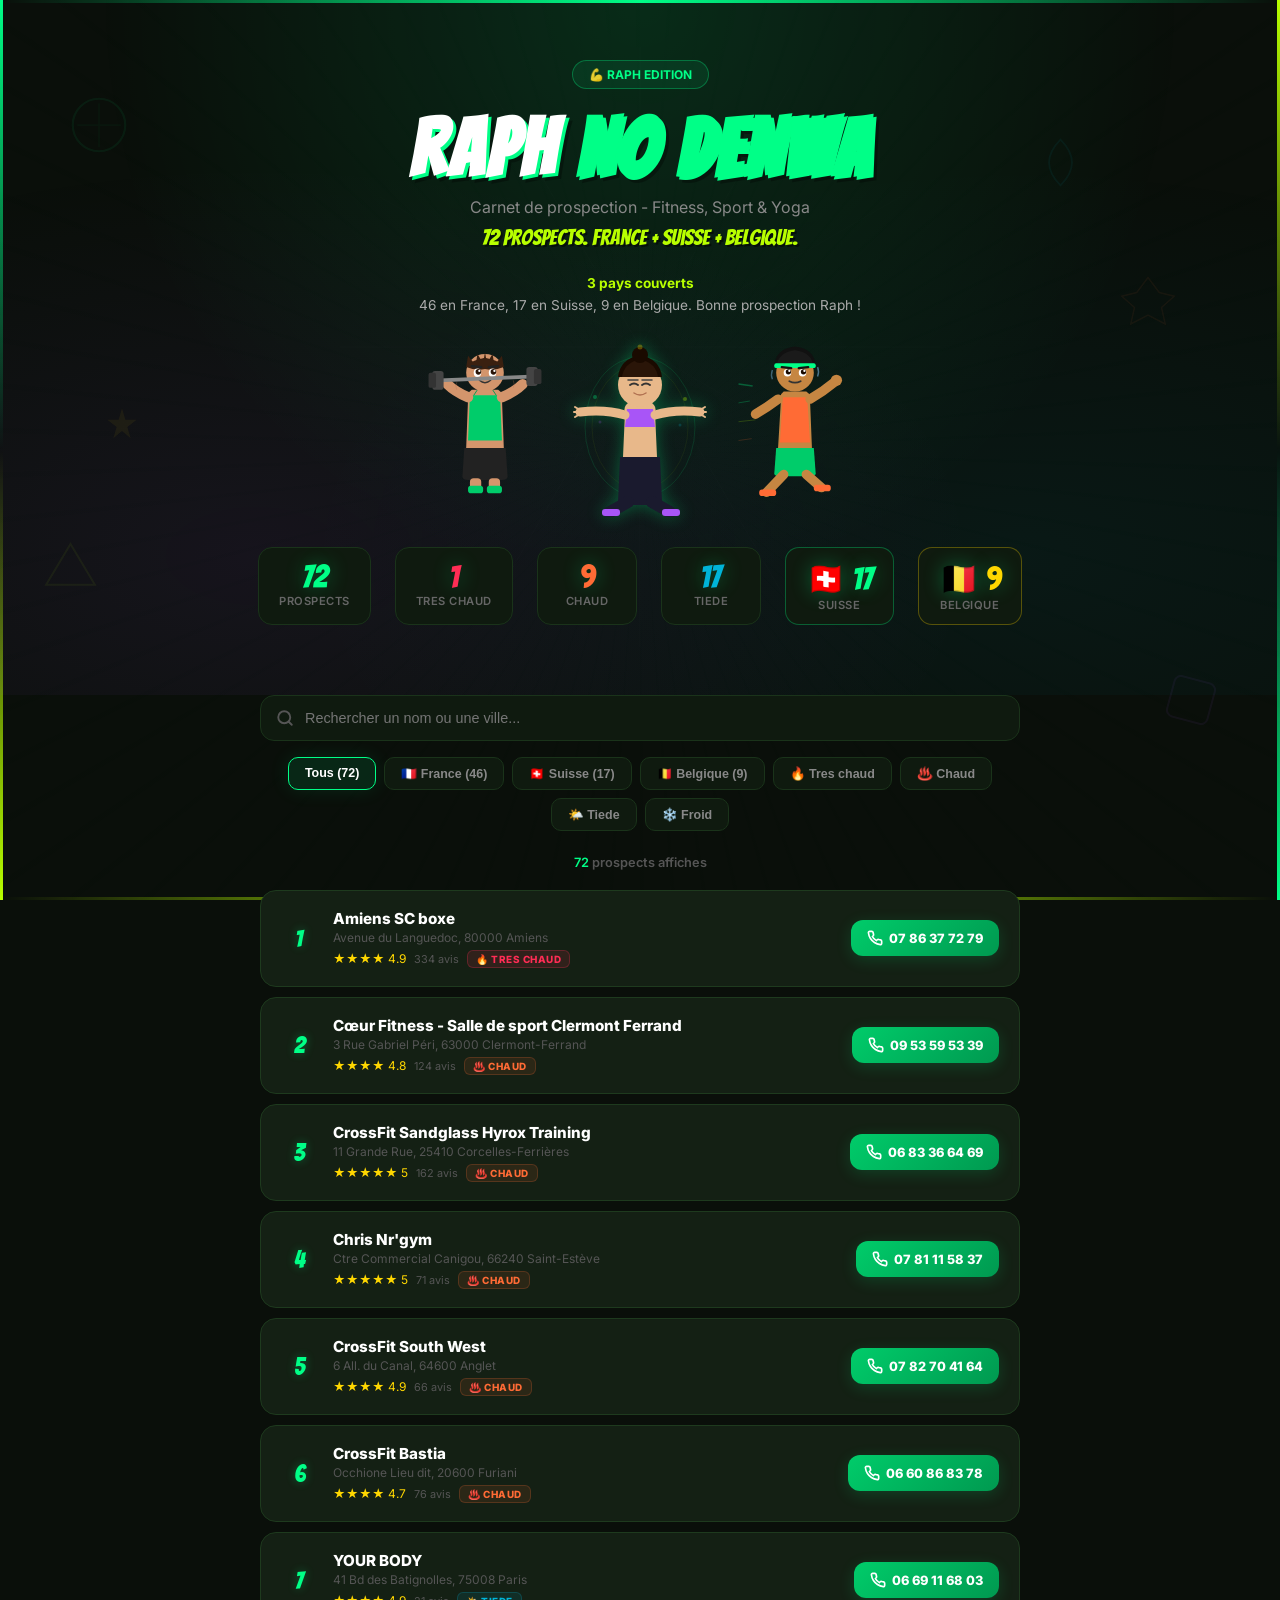
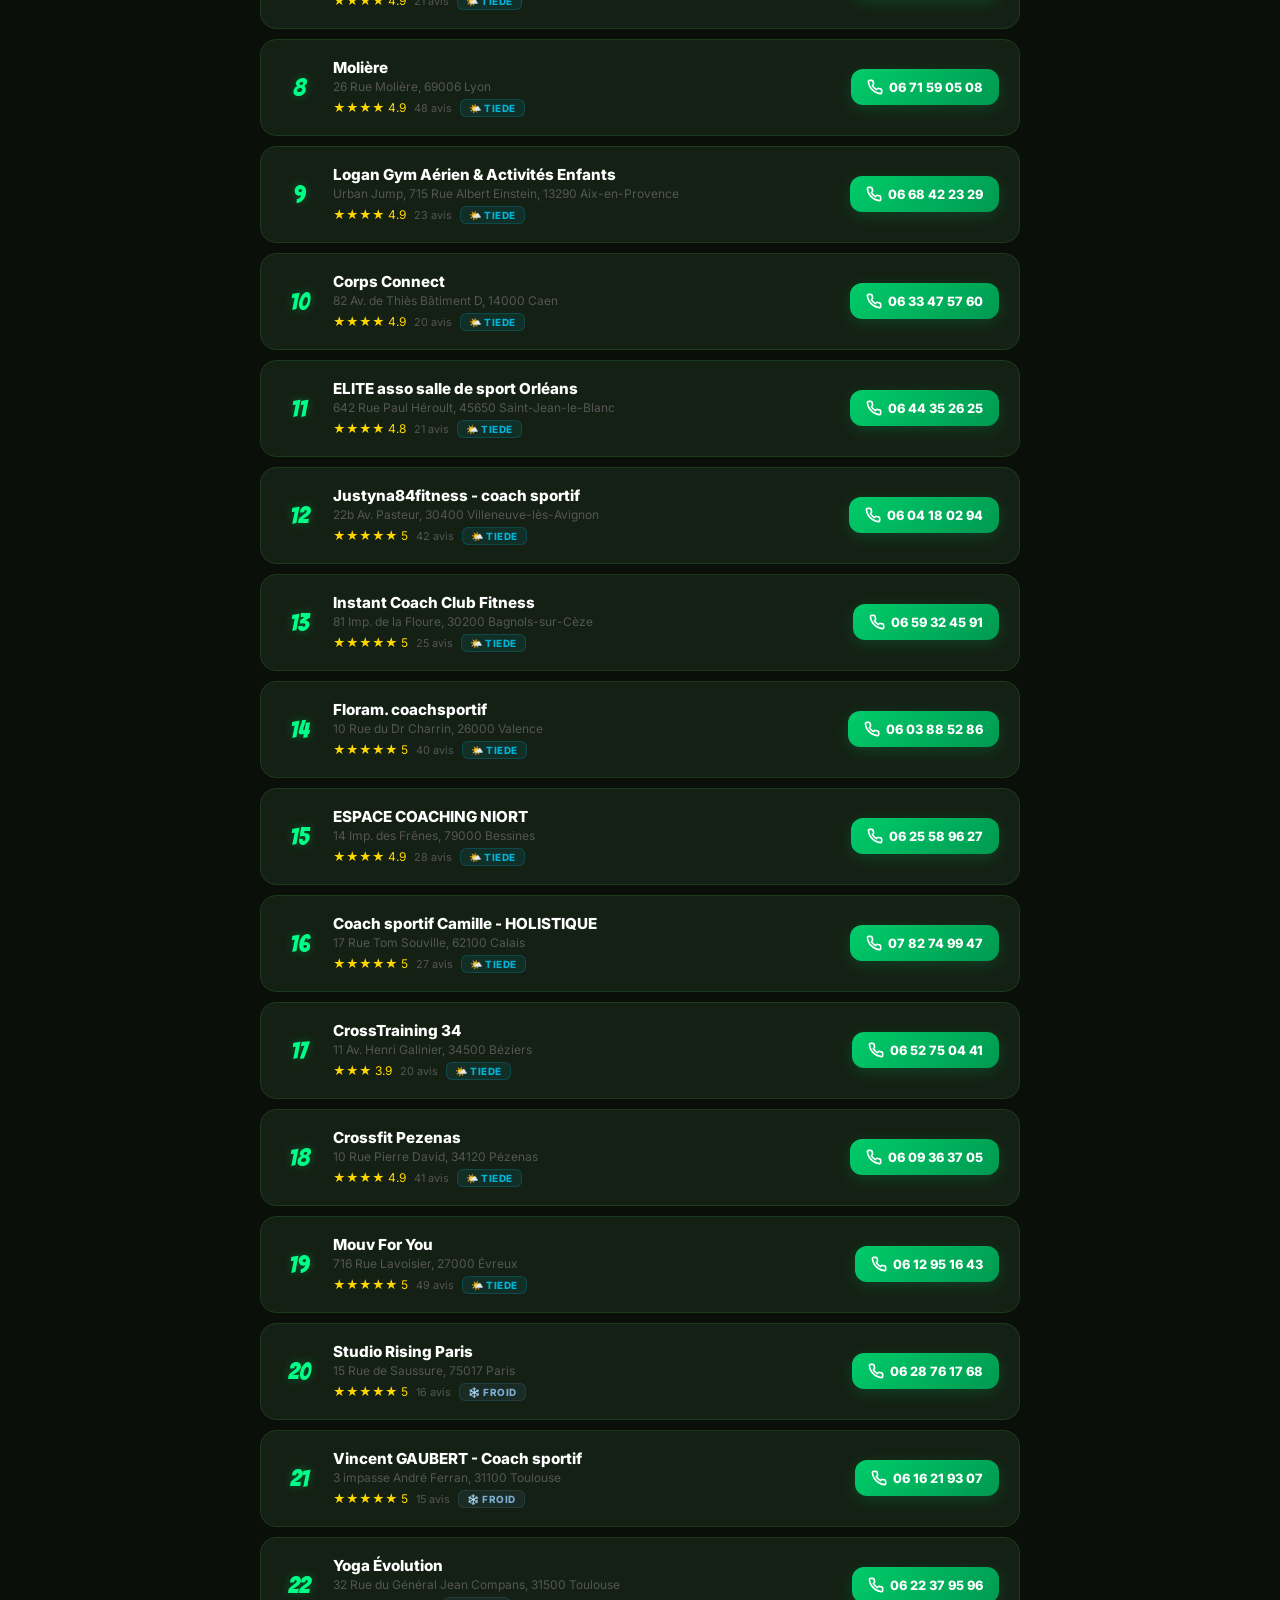
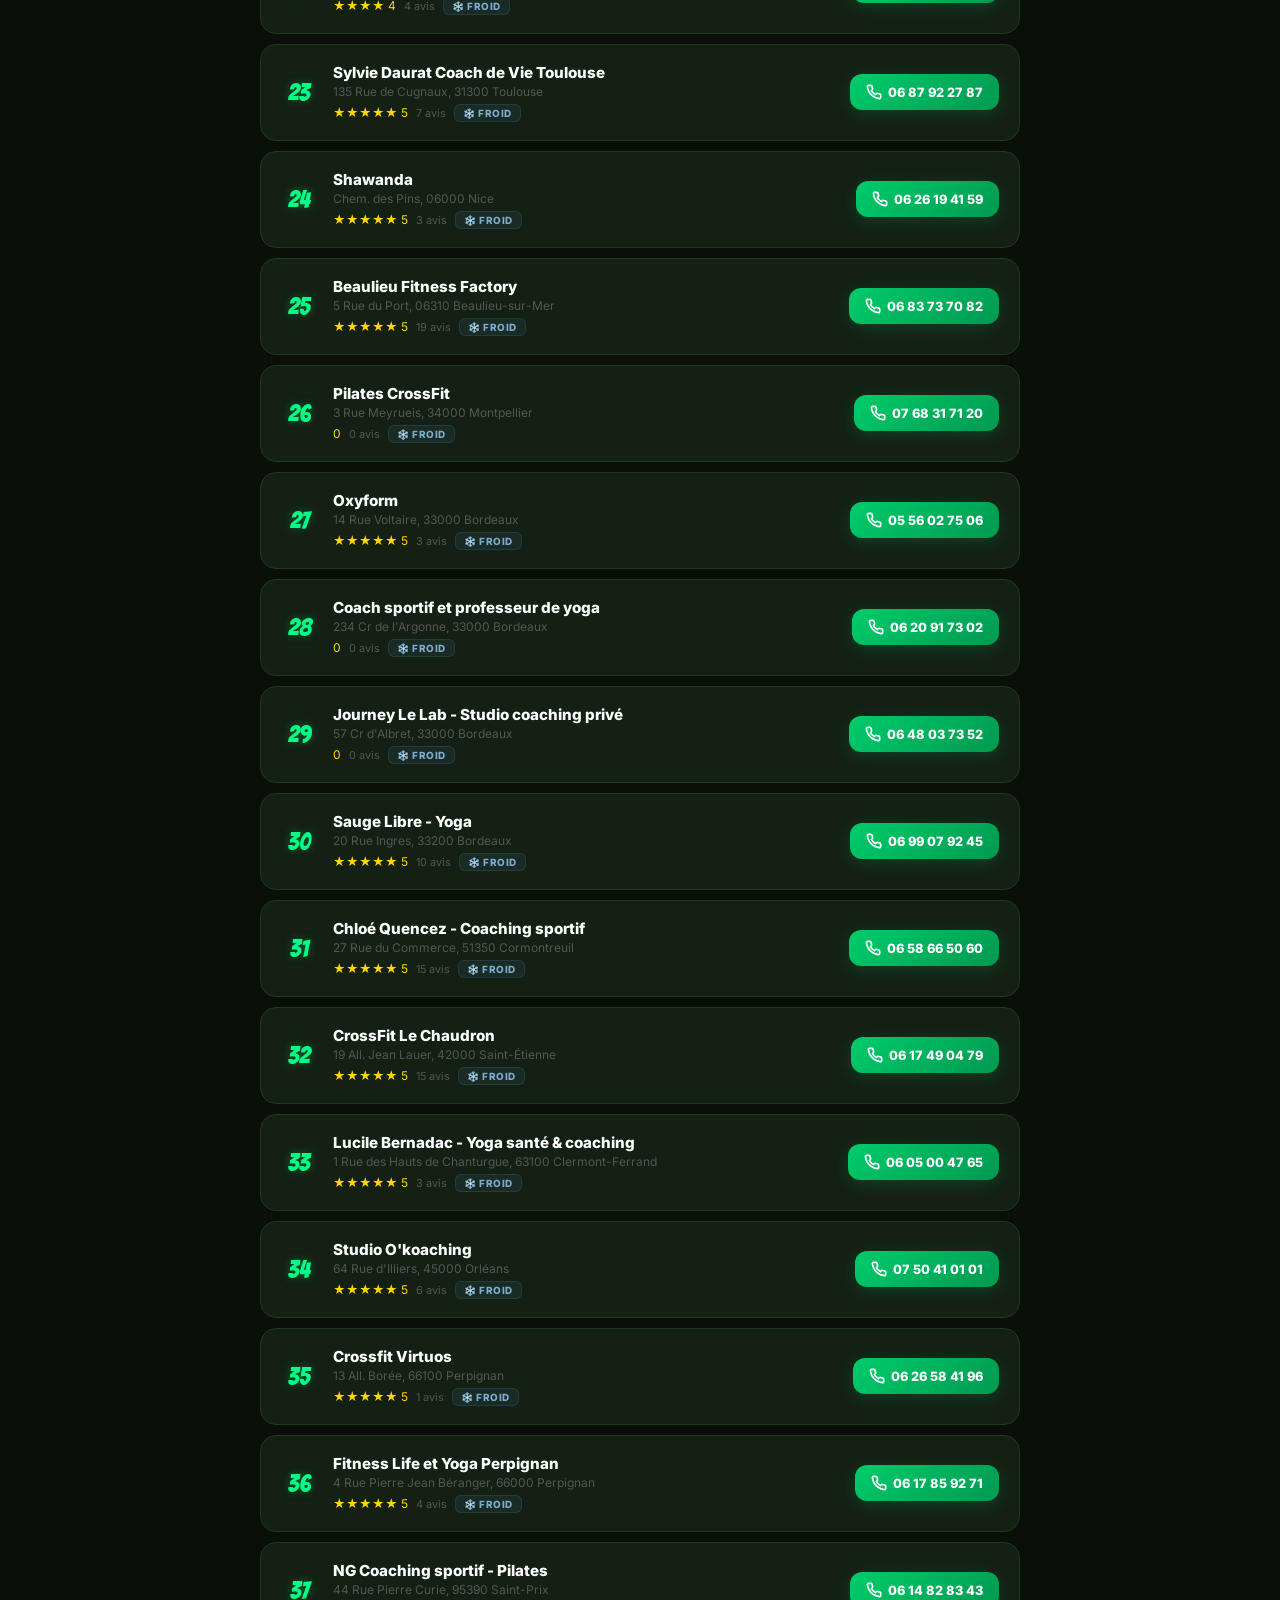
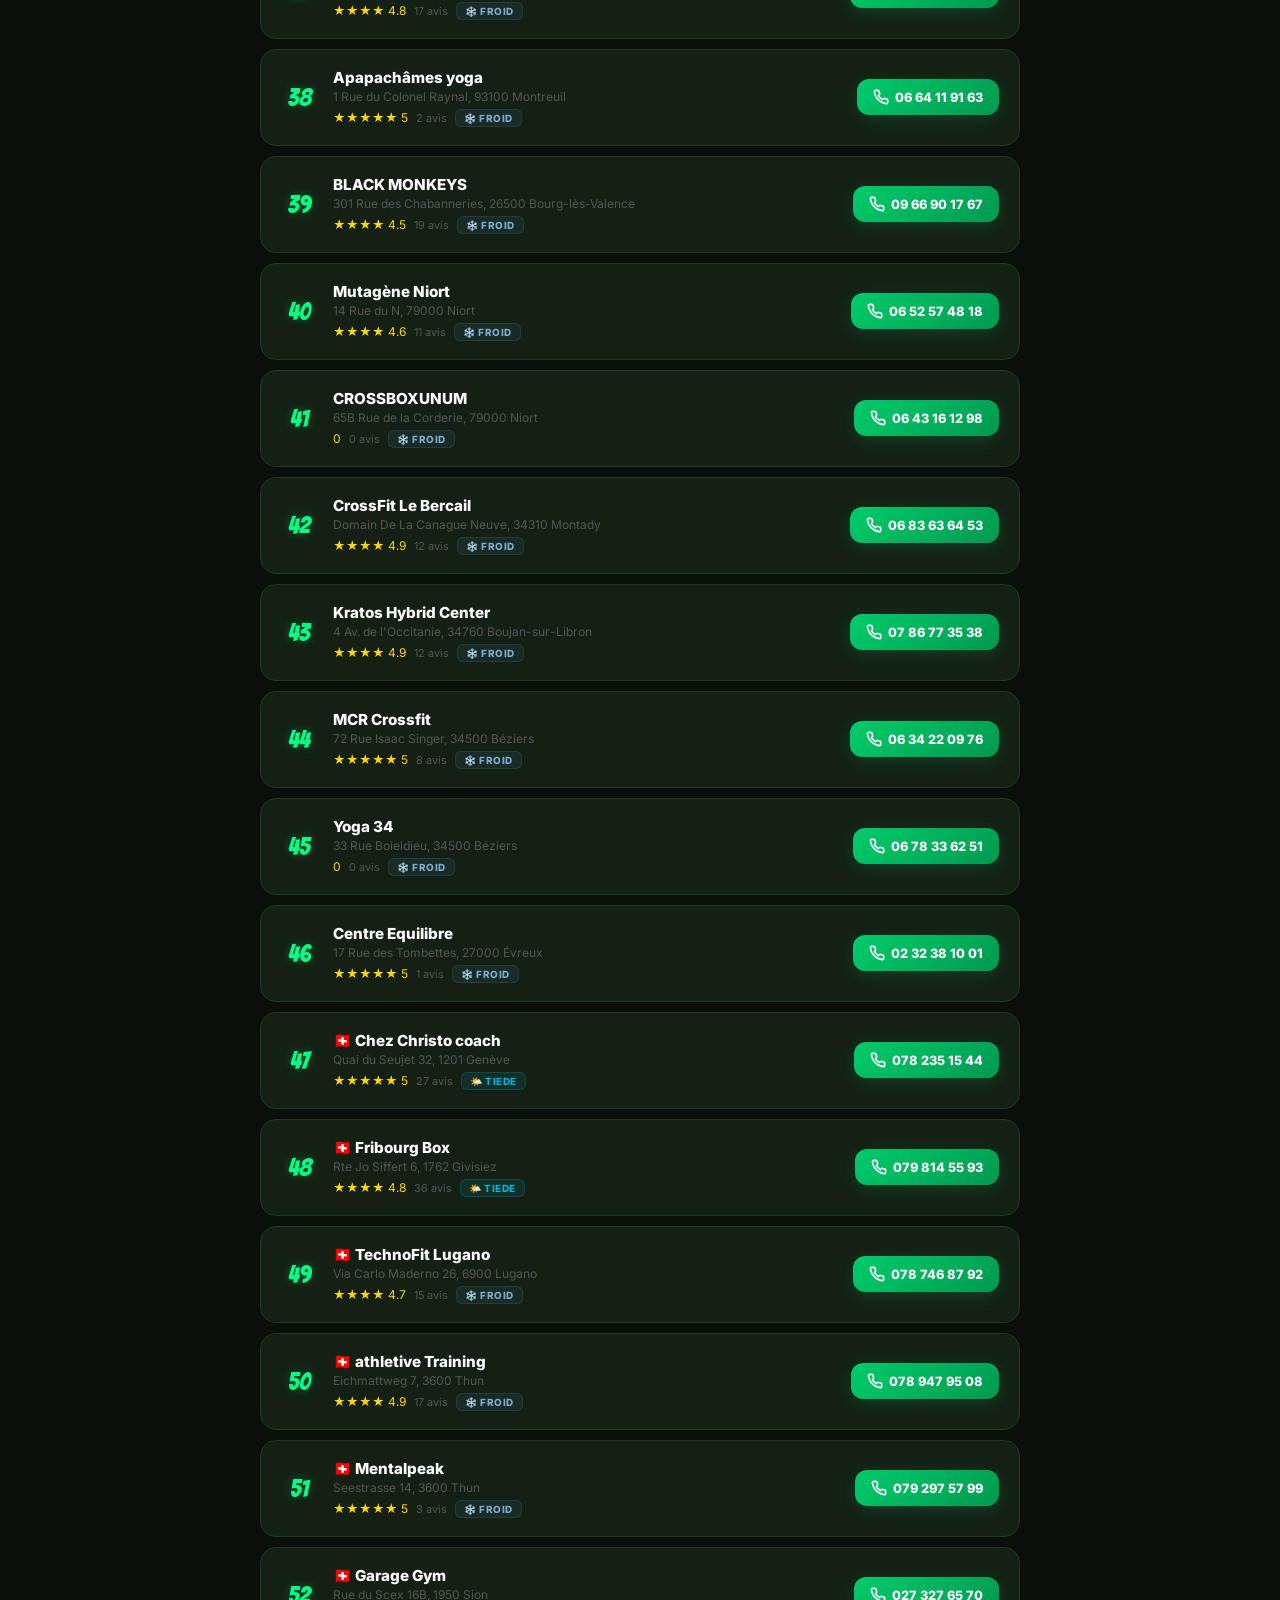
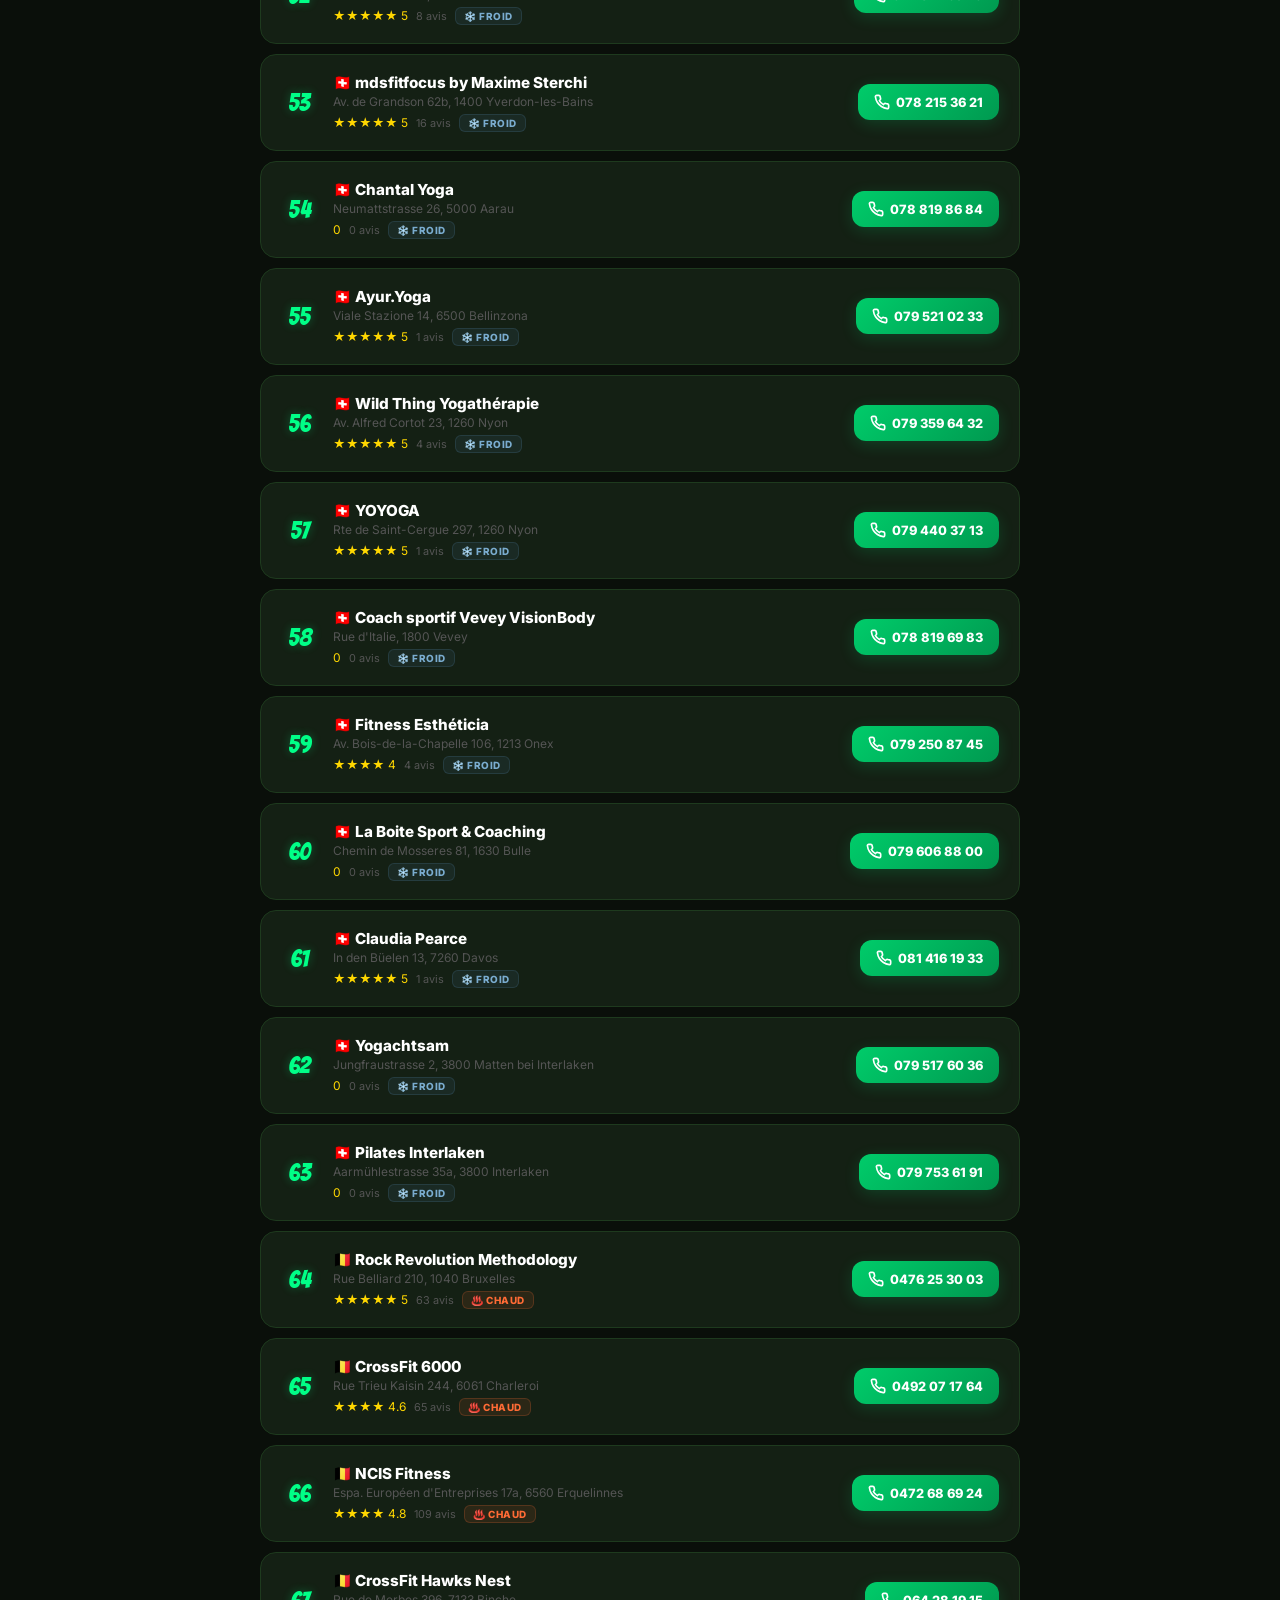
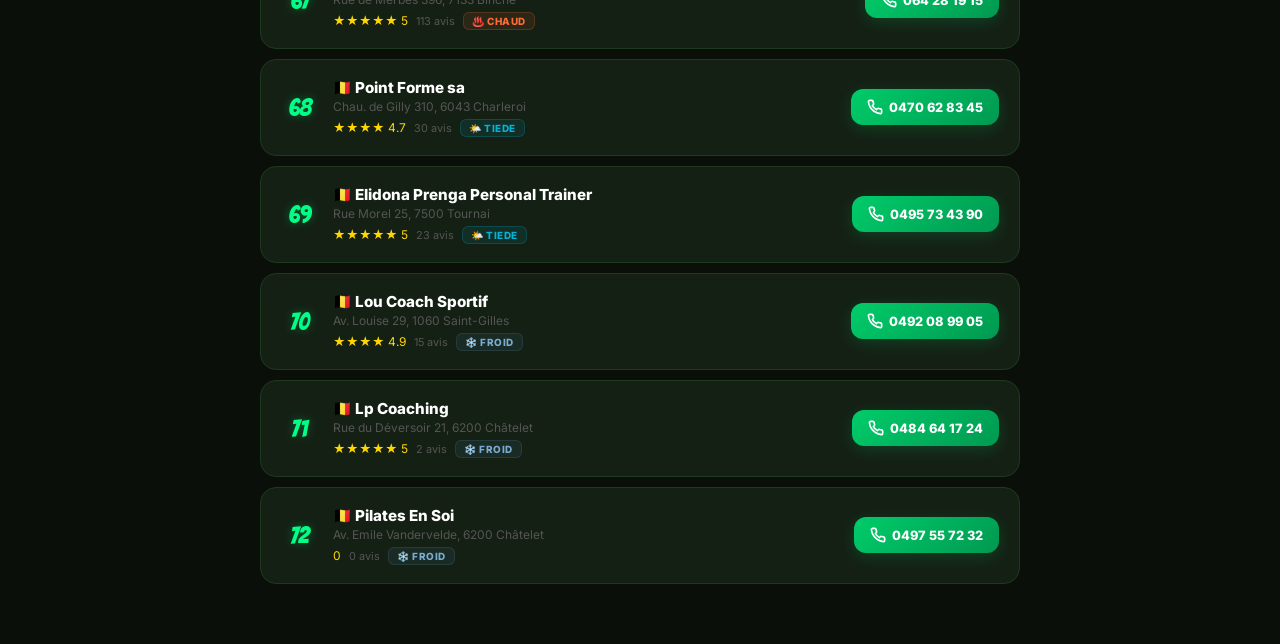
<file: raph.html>
<!DOCTYPE html>
<html lang="fr">
<head>
<meta charset="UTF-8">
<meta name="viewport" content="width=device-width, initial-scale=1.0">
<title>RAPH NO DENWA</title>
<link href="https://fonts.googleapis.com/css2?family=Bangers&family=Inter:wght@400;600;700;800;900&display=swap" rel="stylesheet">
<style>
  *{margin:0;padding:0;box-sizing:border-box}
  :root {
    --bg: #0a0f0a;
    --surface: #0f1a0f;
    --card: #142014;
    --green: #00ff87;
    --lime: #b8ff00;
    --orange: #ff6b35;
    --cyan: #00b4d8;
    --purple: #a855f7;
    --yellow: #ffd700;
    --text: #f0f0f0;
  }
  body {
    font-family: 'Inter', sans-serif;
    background: var(--bg);
    color: var(--text);
    min-height: 100vh;
    overflow-x: hidden;
  }
  #mangaBg { position: fixed; inset: 0; z-index: 0; pointer-events: none; }
  .speed-lines {
    position: fixed; inset: 0; z-index: 1; pointer-events: none;
    background: repeating-conic-gradient(from 0deg at 50% 50%, transparent 0deg, transparent 3.5deg, rgba(0,255,135,0.005) 3.5deg, rgba(0,255,135,0.005) 4deg);
    opacity: 0.6;
  }
  .manga-float {
    position: fixed; z-index: 2; pointer-events: none;
    animation: floatManga 8s ease-in-out infinite;
    opacity: 0.06;
  }
  .manga-float:nth-child(2){animation-delay:-2s;animation-duration:10s}
  .manga-float:nth-child(3){animation-delay:-4s;animation-duration:12s}
  .manga-float:nth-child(4){animation-delay:-6s;animation-duration:9s}
  .manga-float:nth-child(5){animation-delay:-1s;animation-duration:11s}
  .manga-float:nth-child(6){animation-delay:-3s;animation-duration:7s}
  @keyframes floatManga {
    0%,100%{transform:translateY(0) rotate(-3deg)}
    50%{transform:translateY(-30px) rotate(3deg)}
  }
  .hero {
    position: relative; z-index: 10;
    text-align: center;
    padding: 60px 20px 40px;
    overflow: hidden;
  }
  .hero::before {
    content: '';
    position: absolute; inset: 0;
    background: radial-gradient(ellipse at 50% 0%, rgba(0,255,135,.12) 0%, transparent 60%),
                radial-gradient(ellipse at 20% 80%, rgba(168,85,247,.08) 0%, transparent 50%),
                radial-gradient(ellipse at 80% 80%, rgba(0,180,216,.06) 0%, transparent 50%);
    pointer-events: none;
  }
  .action-burst {
    position: absolute; top: 50%; left: 50%;
    width: 600px; height: 600px;
    transform: translate(-50%, -50%);
    pointer-events: none; opacity: 0.08;
  }
  .hero-badge {
    display: inline-flex; align-items: center; gap: 8px;
    background: rgba(0,255,135,.08);
    border: 1px solid rgba(0,255,135,.3);
    padding: 6px 16px; border-radius: 30px;
    font-size: .75rem; font-weight: 700;
    color: var(--green); margin-bottom: 20px;
    animation: pulseGlow 2s ease-in-out infinite;
  }
  @keyframes pulseGlow {
    0%,100%{box-shadow:0 0 20px rgba(0,255,135,.1)}
    50%{box-shadow:0 0 40px rgba(0,255,135,.25)}
  }
  .hero h1 {
    font-family: 'Bangers', cursive;
    font-size: clamp(2.5rem, 8vw, 5rem);
    letter-spacing: 3px; line-height: 1;
    margin-bottom: 8px; position: relative;
    text-shadow: 3px 3px 0 var(--green), 6px 6px 0 rgba(0,0,0,0.3);
    animation: titleSlam 0.6s cubic-bezier(0.16, 1, 0.3, 1) both;
  }
  @keyframes titleSlam {
    0%{opacity:0;transform:scale(2) rotate(-5deg)}
    60%{transform:scale(0.95) rotate(1deg)}
    100%{opacity:1;transform:scale(1) rotate(0)}
  }
  .hero h1 .white{color:#fff}
  .hero h1 .green{color:var(--green)}
  .hero-sub {
    font-size: 1rem; color: #888;
    margin-bottom: 8px;
    animation: fadeUp .8s .3s both;
  }
  .hero-yanis {
    font-family: 'Bangers', cursive;
    font-size: 1.4rem; color: var(--lime);
    text-shadow: 2px 2px 0 rgba(0,0,0,.5);
    animation: fadeUp .8s .5s both;
    margin-bottom: 24px;
  }
  @keyframes fadeUp {
    from{opacity:0;transform:translateY(20px)}
    to{opacity:1;transform:translateY(0)}
  }
  .manga-chars {
    display: flex; justify-content: center; gap: 20px;
    margin-bottom: 30px;
    animation: fadeUp 1s .6s both;
    perspective: 500px;
  }
  .manga-char { width: 120px; height: 160px; transition: transform .3s; }
  .manga-char:nth-child(1) { animation: pumpIron 1.2s ease-in-out infinite; }
  @keyframes pumpIron {
    0%,100%{transform:translateY(0) scaleY(1)}
    30%{transform:translateY(-5px) scaleY(1.03)}
    60%{transform:translateY(0) scaleY(0.97)}
  }
  .manga-char:nth-child(2) {
    animation: yogaFloat 3s ease-in-out infinite;
    filter: drop-shadow(0 0 8px rgba(0,255,135,.3));
  }
  @keyframes yogaFloat {
    0%,100%{transform:translateY(0) scale(1);filter:drop-shadow(0 0 8px rgba(0,255,135,.2))}
    50%{transform:translateY(-10px) scale(1.03);filter:drop-shadow(0 0 25px rgba(0,255,135,.5))}
  }
  .manga-char:nth-child(3) { animation: runCycle 0.8s ease-in-out infinite; }
  @keyframes runCycle {
    0%,100%{transform:translateY(0) rotate(0deg)}
    25%{transform:translateY(-6px) rotate(-1deg) translateX(-2px)}
    50%{transform:translateY(-1px) rotate(0deg)}
    75%{transform:translateY(-6px) rotate(1deg) translateX(2px)}
  }
  .manga-char:hover { transform: scale(1.15) rotate(-3deg) !important; filter: drop-shadow(0 0 20px rgba(0,255,135,.5)); }

  .stats-bar {
    display: flex; justify-content: center; gap: 24px; flex-wrap: wrap;
    margin-bottom: 30px; animation: fadeUp 1s .7s both;
  }
  .stat-item {
    text-align: center; padding: 12px 20px;
    background: var(--surface); border: 1px solid #1a331a;
    border-radius: 14px; min-width: 100px;
  }
  .stat-num {
    font-family: 'Bangers', cursive; font-size: 2rem;
    color: var(--green); text-shadow: 0 0 20px rgba(0,255,135,.3);
  }
  .stat-label { font-size: .7rem; color: #666; font-weight: 600; text-transform: uppercase; letter-spacing: .5px; }

  .controls { max-width: 800px; margin: 0 auto; padding: 0 20px; position: relative; z-index: 10; }
  .search-wrap { position: relative; margin-bottom: 16px; }
  .search-wrap svg { position: absolute; left: 16px; top: 50%; transform: translateY(-50%); color: #555; width: 18px; height: 18px; }
  .search {
    display: block; width: 100%; padding: 14px 16px 14px 44px;
    border-radius: 14px; border: 1px solid #1a331a;
    background: var(--surface); color: #fff; font-size: .9rem; font-weight: 500; transition: .3s;
  }
  .search:focus { outline: none; border-color: var(--green); box-shadow: 0 0 30px rgba(0,255,135,.1); }
  .filters { display: flex; gap: 8px; justify-content: center; margin-bottom: 24px; flex-wrap: wrap; }
  .filters button {
    padding: 8px 16px; border-radius: 10px; border: 1px solid #1a331a;
    background: var(--surface); color: #888; font-size: .78rem; font-weight: 700; cursor: pointer; transition: .3s;
  }
  .filters button:hover { color: #fff; border-color: #2a5a2a; }
  .filters button.active { color: #fff; border-color: var(--green); background: rgba(0,255,135,.1); box-shadow: 0 0 20px rgba(0,255,135,.1); }
  .count { text-align: center; margin-bottom: 20px; font-size: .8rem; color: #555; font-weight: 600; }
  .count span { color: var(--green); }

  .list {
    max-width: 800px; margin: 0 auto; padding: 0 20px 60px;
    display: flex; flex-direction: column; gap: 10px; position: relative; z-index: 10;
  }
  .card {
    background: var(--card); border: 1px solid #1e3a1e; border-radius: 16px;
    padding: 18px 20px; display: flex; align-items: center; gap: 16px;
    transition: all .3s cubic-bezier(0.16, 1, 0.3, 1);
    position: relative; overflow: hidden;
  }
  .card::before {
    content: ''; position: absolute; top: 0; left: 0; bottom: 0;
    width: 3px; background: var(--green); opacity: 0; transition: .3s;
  }
  .card:hover {
    transform: translateX(6px) scale(1.01);
    border-color: rgba(0,255,135,.3);
    box-shadow: 0 8px 40px rgba(0,255,135,.08), 0 0 60px rgba(0,255,135,.03);
  }
  .card:hover::before { opacity: 1; }
  .card.hot-card:hover { border-color: rgba(255,45,85,.4); box-shadow: 0 8px 40px rgba(255,45,85,.1); }
  .card.hot-card::before { background: #ff2d55; }
  .card.warm-card:hover { border-color: rgba(255,107,53,.3); box-shadow: 0 8px 40px rgba(255,107,53,.08); }
  .card.warm-card::before { background: var(--orange); }
  .card.mild-card:hover { border-color: rgba(0,180,216,.3); box-shadow: 0 8px 40px rgba(0,180,216,.08); }
  .card.mild-card::before { background: var(--cyan); }
  .card.cold-card:hover { border-color: rgba(100,160,220,.3); box-shadow: 0 8px 40px rgba(100,160,220,.06); }
  .card.cold-card::before { background: #5588bb; }

  .card-num {
    font-family: 'Bangers', cursive; font-size: 1.5rem;
    color: var(--green); min-width: 36px; text-align: center;
    text-shadow: 0 0 10px rgba(0,255,135,.3);
  }
  .card-info { flex: 1; min-width: 0; }
  .card-name { font-weight: 800; font-size: .95rem; color: #fff; margin-bottom: 2px; white-space: nowrap; overflow: hidden; text-overflow: ellipsis; }
  .card-addr { font-size: .75rem; color: #555; white-space: nowrap; overflow: hidden; text-overflow: ellipsis; }
  .card-meta { display: flex; gap: 8px; margin-top: 5px; align-items: center; flex-wrap: wrap; }
  .card-stars { color: var(--yellow); font-size: .75rem; }
  .card-reviews { font-size: .68rem; color: #555; }
  .card-badge { font-size: .62rem; font-weight: 800; padding: 2px 8px; border-radius: 6px; text-transform: uppercase; letter-spacing: .5px; }
  .badge-hot { background: rgba(255,45,85,.12); color: #ff2d55; border: 1px solid rgba(255,45,85,.25); }
  .badge-warm { background: rgba(255,107,53,.1); color: var(--orange); border: 1px solid rgba(255,107,53,.2); }
  .badge-mild { background: rgba(0,180,216,.1); color: var(--cyan); border: 1px solid rgba(0,180,216,.2); }
  .badge-cold { background: rgba(100,160,220,.08); color: #7aaccf; border: 1px solid rgba(100,160,220,.15); }
  .card-phone {
    display: flex; align-items: center; gap: 6px;
    background: linear-gradient(135deg, #00cc6a, #009950);
    color: #fff; text-decoration: none; padding: 10px 16px;
    border-radius: 12px; font-weight: 800; font-size: .8rem;
    white-space: nowrap; transition: .3s;
    box-shadow: 0 4px 16px rgba(0,255,135,.15);
  }
  .card-phone:hover { transform: scale(1.06); box-shadow: 0 6px 28px rgba(0,255,135,.3); }
  .card-phone svg { width: 16px; height: 16px; }

  .boom {
    position: fixed; pointer-events: none; z-index: 999;
    font-family: 'Bangers', cursive; font-size: 3rem;
    color: var(--lime); text-shadow: 3px 3px 0 var(--green);
    opacity: 0; animation: boomPop .6s ease-out forwards;
  }
  @keyframes boomPop {
    0%{opacity:1;transform:scale(0) rotate(-15deg)}
    50%{opacity:1;transform:scale(1.3) rotate(5deg)}
    100%{opacity:0;transform:scale(1) rotate(0) translateY(-30px)}
  }
  .panel-border { position: fixed; z-index: 3; pointer-events: none; }
  .panel-border.top { top: 0; left: 0; right: 0; height: 3px; background: linear-gradient(90deg, transparent, var(--green), transparent); }
  .panel-border.bottom { bottom: 0; left: 0; right: 0; height: 3px; background: linear-gradient(90deg, transparent, var(--lime), transparent); }
  .panel-border.left { top: 0; bottom: 0; left: 0; width: 3px; background: linear-gradient(180deg, var(--green), transparent, var(--lime)); }
  .panel-border.right { top: 0; bottom: 0; right: 0; width: 3px; background: linear-gradient(180deg, var(--lime), transparent, var(--green)); }
  .onomatopoeia {
    position: fixed; font-family: 'Bangers', cursive; z-index: 2;
    pointer-events: none; opacity: 0; animation: onomFloat 4s ease-in-out infinite;
  }
  @keyframes onomFloat {
    0%,100%{opacity:0;transform:scale(.8) rotate(-5deg)}
    15%,85%{opacity:.06}
    50%{opacity:.1;transform:scale(1.1) rotate(5deg) translateY(-20px)}
  }
  @media(max-width:600px) {
    .card { flex-wrap: wrap; gap: 10px; padding: 14px 16px; }
    .card-phone { width: 100%; justify-content: center; }
    .card-num { font-size: 1.2rem; min-width: 28px; }
    .manga-chars { gap: 10px; }
    .manga-char { width: 70px; height: 100px; }
    .stats-bar { gap: 12px; }
    .stat-item { padding: 10px 14px; min-width: 80px; }
    .stat-num { font-size: 1.5rem; }
  }
</style>
</head>
<body>

<div class="panel-border top"></div>
<div class="panel-border bottom"></div>
<div class="panel-border left"></div>
<div class="panel-border right"></div>

<div class="manga-float" style="top:10%;left:5%;color:#00ff87">
  <svg viewBox="0 0 80 80" width="70"><circle cx="40" cy="40" r="30" stroke="currentColor" stroke-width="2.5" fill="none"/><path d="M40 15 L40 65 M15 40 L65 40" stroke="currentColor" stroke-width="2" opacity=".5"/></svg>
</div>
<div class="manga-float" style="top:30%;right:8%;color:#ff6b35">
  <svg viewBox="0 0 80 80" width="60"><path d="M40 10 L55 30 L75 35 L58 50 L63 72 L40 60 L17 72 L22 50 L5 35 L25 30Z" stroke="currentColor" stroke-width="2" fill="none"/></svg>
</div>
<div class="manga-float" style="top:60%;left:3%;color:#b8ff00">
  <svg viewBox="0 0 80 60" width="65"><polygon points="10,55 40,5 70,55" stroke="currentColor" stroke-width="2.5" fill="none"/></svg>
</div>
<div class="manga-float" style="top:75%;right:5%;color:#a855f7">
  <svg viewBox="0 0 60 60" width="50"><rect x="5" y="5" width="50" height="50" rx="8" stroke="currentColor" stroke-width="2.5" fill="none" transform="rotate(15 30 30)"/></svg>
</div>
<div class="manga-float" style="top:45%;left:8%;color:#ffd700">
  <svg viewBox="0 0 60 60" width="40"><path d="M30 5 L35 22 H52 L38 33 L43 50 L30 39 L17 50 L22 33 L8 22 H25Z" fill="currentColor"/></svg>
</div>
<div class="manga-float" style="top:15%;right:15%;color:#00b4d8">
  <svg viewBox="0 0 60 60" width="55"><path d="M30 5 Q55 30 30 55 Q5 30 30 5Z" stroke="currentColor" stroke-width="2" fill="none"/></svg>
</div>

<div class="onomatopoeia" style="top:20%;left:12%;font-size:3rem;color:#00ff87;animation-delay:0s">NO PAIN!</div>
<div class="onomatopoeia" style="top:50%;right:8%;font-size:2.5rem;color:#b8ff00;animation-delay:-2s">NO GAIN!</div>
<div class="onomatopoeia" style="top:70%;left:6%;font-size:2rem;color:#ff6b35;animation-delay:-1s">REP! REP!</div>
<div class="onomatopoeia" style="top:35%;right:6%;font-size:2.8rem;color:#00b4d8;animation-delay:-3s">BEAST MODE!</div>
<div class="onomatopoeia" style="top:85%;left:20%;font-size:2.2rem;color:#a855f7;animation-delay:-1.5s">NAMASTE!</div>
<div class="onomatopoeia" style="top:12%;right:20%;font-size:2rem;color:#ffd700;animation-delay:-0.8s">PUSH IT!</div>

<div class="speed-lines"></div>
<canvas id="mangaBg"></canvas>

<section class="hero">
  <svg class="action-burst" viewBox="0 0 600 600" fill="none">
    <line x1="300" y1="300" x2="300" y2="0" stroke="white" stroke-width="1" opacity=".15"/>
    <line x1="300" y1="300" x2="450" y2="40" stroke="white" stroke-width="1" opacity=".12"/>
    <line x1="300" y1="300" x2="560" y2="150" stroke="white" stroke-width="1" opacity=".1"/>
    <line x1="300" y1="300" x2="600" y2="300" stroke="white" stroke-width="1" opacity=".12"/>
    <line x1="300" y1="300" x2="560" y2="450" stroke="white" stroke-width="1" opacity=".1"/>
    <line x1="300" y1="300" x2="450" y2="560" stroke="white" stroke-width="1" opacity=".12"/>
    <line x1="300" y1="300" x2="300" y2="600" stroke="white" stroke-width="1" opacity=".15"/>
    <line x1="300" y1="300" x2="150" y2="560" stroke="white" stroke-width="1" opacity=".12"/>
    <line x1="300" y1="300" x2="40" y2="450" stroke="white" stroke-width="1" opacity=".1"/>
    <line x1="300" y1="300" x2="0" y2="300" stroke="white" stroke-width="1" opacity=".12"/>
    <line x1="300" y1="300" x2="40" y2="150" stroke="white" stroke-width="1" opacity=".1"/>
    <line x1="300" y1="300" x2="150" y2="40" stroke="white" stroke-width="1" opacity=".12"/>
  </svg>

  <div class="hero-badge">&#128170; RAPH EDITION</div>
  <h1><span class="white">RAPH</span> <span class="green">NO DENWA</span></h1>
  <p class="hero-sub">Carnet de prospection - Fitness, Sport &amp; Yoga</p>
  <p class="hero-yanis">72 prospects. France + Suisse + Belgique.</p>
  <p style="color:#00ff87;font-size:.85rem;max-width:500px;margin:0 auto 20px;animation:fadeUp .8s .7s both;line-height:1.6">
    <strong style="color:#b8ff00">3 pays couverts</strong><br>
    <span style="color:#aaa">46 en France, 17 en Suisse, 9 en Belgique. Bonne prospection Raph !</span>
  </p>

  <div class="manga-chars">
    <!-- HALTERO - Musculation / Deadlift -->
    <svg class="manga-char" viewBox="0 0 120 170" fill="none">
      <!-- Corps musclé -->
      <path d="M42 65 Q40 60 46 56 L74 56 Q80 60 78 65 L80 118 Q80 122 74 122 L46 122 Q40 122 40 118Z" fill="#d4956c"/>
      <!-- Débardeur vert -->
      <path d="M44 62 L76 62 L78 110 L42 110Z" fill="#00cc6a"/>
      <path d="M52 56 L48 62" stroke="#009950" stroke-width="1"/>
      <path d="M68 56 L72 62" stroke="#009950" stroke-width="1"/>
      <!-- Short noir -->
      <path d="M38 118 L82 118 L84 148 Q84 152 78 152 L42 152 Q36 152 36 148Z" fill="#222"/>
      <!-- Head -->
      <circle cx="60" cy="38" r="20" fill="#d4956c"/>
      <!-- Cheveux courts -->
      <path d="M40 32 L42 20 L50 30 L52 18 L58 28 L60 16 L62 28 L68 18 L70 30 L78 20 L80 32" fill="#3a2010"/>
      <path d="M40 32 Q50 36 60 34 Q70 36 80 32 Q78 26 60 22 Q42 26 40 32Z" fill="#3a2010"/>
      <!-- Yeux déterminés -->
      <ellipse cx="52" cy="38" rx="4" ry="4.5" fill="#fff"/>
      <ellipse cx="68" cy="38" rx="4" ry="4.5" fill="#fff"/>
      <circle cx="53" cy="37" r="3" fill="#2a1508"/>
      <circle cx="69" cy="37" r="3" fill="#2a1508"/>
      <circle cx="54" cy="36" r="1.2" fill="#fff"/>
      <circle cx="70" cy="36" r="1.2" fill="#fff"/>
      <!-- Sourcils focus -->
      <path d="M46 31 L56 32" stroke="#222" stroke-width="2.5" stroke-linecap="round"/>
      <path d="M64 32 L74 31" stroke="#222" stroke-width="2.5" stroke-linecap="round"/>
      <!-- Sourire confiant -->
      <path d="M54 46 Q60 51 66 46" stroke="#333" stroke-width="1.5" fill="none" stroke-linecap="round"/>
      <!-- Bras gauche tenant haltère -->
      <path d="M42 64 Q28 58 20 50" stroke="#d4956c" stroke-width="11" fill="none" stroke-linecap="round"/>
      <!-- Bras droit tenant haltère -->
      <path d="M78 64 Q92 58 100 50" stroke="#d4956c" stroke-width="11" fill="none" stroke-linecap="round"/>
      <!-- Haltère (barre) -->
      <line x1="12" y1="46" x2="108" y2="42" stroke="#888" stroke-width="4" stroke-linecap="round"/>
      <!-- Poids gauche -->
      <rect x="4" y="36" width="12" height="20" rx="3" fill="#444"/>
      <rect x="0" y="38" width="8" height="16" rx="2" fill="#333"/>
      <!-- Poids droit -->
      <rect x="104" y="32" width="12" height="20" rx="3" fill="#444"/>
      <rect x="112" y="34" width="8" height="16" rx="2" fill="#333"/>
      <!-- Veines bras -->
      <path d="M30 56 Q28 52 30 48" stroke="#b07050" stroke-width="0.8" opacity=".4"/>
      <path d="M90 54 Q92 50 90 46" stroke="#b07050" stroke-width="0.8" opacity=".4"/>
      <!-- Jambes -->
      <rect x="44" y="150" width="12" height="12" rx="4" fill="#d4956c"/>
      <rect x="64" y="150" width="12" height="12" rx="4" fill="#d4956c"/>
      <!-- Baskets -->
      <rect x="42" y="158" width="16" height="8" rx="3" fill="#00cc6a"/>
      <rect x="62" y="158" width="16" height="8" rx="3" fill="#00cc6a"/>
    </svg>

    <!-- YOGA - Pose du guerrier -->
    <svg class="manga-char" viewBox="0 0 140 180" fill="none" style="width:150px;height:180px">
      <!-- Aura de zen -->
      <ellipse cx="70" cy="90" rx="55" ry="70" fill="none" stroke="#00ff87" stroke-width="1" opacity=".12"/>
      <ellipse cx="70" cy="90" rx="48" ry="62" fill="none" stroke="#b8ff00" stroke-width="0.8" opacity=".08"/>
      <!-- Corps -->
      <path d="M55 75 Q53 70 58 66 L82 66 Q87 70 85 75 L87 120 Q87 124 82 124 L58 124 Q53 124 53 120Z" fill="#e8b88a"/>
      <!-- Brassière sport violette -->
      <path d="M57 72 L83 72 L85 90 L55 90Z" fill="#a855f7"/>
      <!-- Legging noir -->
      <path d="M50 120 L90 120 L92 165 Q92 168 86 168 L54 168 Q48 168 48 165Z" fill="#1a1a2e"/>
      <!-- Head -->
      <circle cx="70" cy="48" r="22" fill="#e8b88a"/>
      <!-- Cheveux longs attachés -->
      <path d="M48 40 Q50 22 70 18 Q90 22 92 40" fill="#1a0a00"/>
      <path d="M52 40 Q54 26 70 22 Q86 26 88 40" fill="#2a1508"/>
      <!-- Chignon -->
      <circle cx="70" cy="18" r="8" fill="#1a0a00"/>
      <!-- Yeux paisibles (semi-fermés) -->
      <path d="M60 48 Q64 45 68 48" stroke="#333" stroke-width="2" fill="none" stroke-linecap="round"/>
      <path d="M72 48 Q76 45 80 48" stroke="#333" stroke-width="2" fill="none" stroke-linecap="round"/>
      <!-- Sourcils doux -->
      <path d="M58 43 L68 43" stroke="#444" stroke-width="1.5" stroke-linecap="round"/>
      <path d="M72 43 L82 43" stroke="#444" stroke-width="1.5" stroke-linecap="round"/>
      <!-- Sourire serein -->
      <path d="M64 56 Q70 60 76 56" stroke="#b07050" stroke-width="1.5" fill="none" stroke-linecap="round"/>
      <!-- Bras étendus (pose guerrier) -->
      <path d="M55 78 Q35 72 10 75" stroke="#e8b88a" stroke-width="9" fill="none" stroke-linecap="round"/>
      <path d="M85 78 Q105 72 130 75" stroke="#e8b88a" stroke-width="9" fill="none" stroke-linecap="round"/>
      <!-- Mains ouvertes -->
      <path d="M10 73 L5 70 M10 75 L4 75 M10 77 L5 80" stroke="#e8b88a" stroke-width="2" stroke-linecap="round"/>
      <path d="M130 73 L135 70 M130 75 L136 75 M130 77 L135 80" stroke="#e8b88a" stroke-width="2" stroke-linecap="round"/>
      <!-- Particules zen -->
      <circle cx="25" cy="60" r="2" fill="#00ff87" opacity=".3"/>
      <circle cx="115" cy="62" r="2" fill="#b8ff00" opacity=".3"/>
      <circle cx="70" cy="10" r="2.5" fill="#ffd700" opacity=".3"/>
      <circle cx="30" cy="85" r="1.5" fill="#a855f7" opacity=".2"/>
      <circle cx="110" cy="88" r="1.5" fill="#00b4d8" opacity=".2"/>
      <!-- Jambes (fente guerrier) -->
      <path d="M58 165 L40 175" stroke="#1a1a2e" stroke-width="12" stroke-linecap="round"/>
      <path d="M82 165 L100 175" stroke="#1a1a2e" stroke-width="12" stroke-linecap="round"/>
      <rect x="32" y="172" width="18" height="7" rx="3" fill="#a855f7"/>
      <rect x="92" y="172" width="18" height="7" rx="3" fill="#a855f7"/>
    </svg>

    <!-- RUNNER / CROSSFIT - Sprint -->
    <svg class="manga-char" viewBox="0 0 120 170" fill="none">
      <!-- Corps penché en avant -->
      <path d="M45 68 Q43 62 48 58 L72 58 Q78 62 76 68 L78 118 Q78 122 72 122 L48 122 Q42 122 42 118Z" fill="#c68642"/>
      <!-- T-shirt orange -->
      <path d="M47 64 L73 64 L76 112 L44 112Z" fill="#ff6b35"/>
      <!-- Short vert -->
      <path d="M40 118 L80 118 L82 145 Q82 148 76 148 L44 148 Q38 148 38 145Z" fill="#00cc6a"/>
      <!-- Head -->
      <circle cx="60" cy="38" r="20" fill="#c68642"/>
      <!-- Cheveux afro courts -->
      <path d="M38 30 Q40 12 60 10 Q80 12 82 30" fill="#111"/>
      <path d="M40 32 Q42 16 60 14 Q78 16 80 32" fill="#1a1a1a"/>
      <!-- Bandeau -->
      <rect x="38" y="28" width="44" height="5" rx="2" fill="#00ff87"/>
      <!-- Yeux guerriers -->
      <ellipse cx="52" cy="38" rx="4" ry="4" fill="#fff"/>
      <ellipse cx="68" cy="38" rx="4" ry="4" fill="#fff"/>
      <circle cx="53" cy="37" r="2.8" fill="#1a0a00"/>
      <circle cx="69" cy="37" r="2.8" fill="#1a0a00"/>
      <circle cx="54" cy="36" r="1.2" fill="#fff"/>
      <circle cx="70" cy="36" r="1.2" fill="#fff"/>
      <!-- Sourcils -->
      <path d="M46 32 L56 33" stroke="#111" stroke-width="2.5" stroke-linecap="round"/>
      <path d="M64 33 L74 32" stroke="#111" stroke-width="2.5" stroke-linecap="round"/>
      <!-- Bouche effort -->
      <path d="M54 47 Q60 50 66 47" stroke="#333" stroke-width="2" fill="none" stroke-linecap="round"/>
      <!-- Bras gauche en arrière -->
      <path d="M42 66 Q30 75 18 82" stroke="#c68642" stroke-width="10" fill="none" stroke-linecap="round"/>
      <!-- Bras droit en avant -->
      <path d="M76 66 Q90 58 102 48" stroke="#c68642" stroke-width="10" fill="none" stroke-linecap="round"/>
      <!-- Poing -->
      <circle cx="104" cy="46" r="6" fill="#c68642"/>
      <!-- Speed lines -->
      <line x1="0" y1="50" x2="15" y2="52" stroke="#00ff87" stroke-width="1.5" opacity=".3"/>
      <line x1="0" y1="70" x2="12" y2="68" stroke="#00ff87" stroke-width="1" opacity=".25"/>
      <line x1="0" y1="90" x2="18" y2="88" stroke="#b8ff00" stroke-width="1" opacity=".2"/>
      <line x1="0" y1="110" x2="14" y2="108" stroke="#ff6b35" stroke-width="1" opacity=".2"/>
      <!-- Jambes en course -->
      <path d="M48 146 L30 165" stroke="#c68642" stroke-width="10" stroke-linecap="round"/>
      <path d="M72 146 L88 160" stroke="#c68642" stroke-width="10" stroke-linecap="round"/>
      <!-- Baskets -->
      <rect x="22" y="162" width="18" height="7" rx="3" fill="#ff6b35"/>
      <rect x="80" y="157" width="18" height="7" rx="3" fill="#ff6b35"/>
      <!-- Sueur -->
      <path d="M84 32 Q86 37 84 42" stroke="#88ccff" stroke-width="1.5" fill="none" opacity=".5"/>
      <path d="M36 35 Q34 40 36 45" stroke="#88ccff" stroke-width="1.5" fill="none" opacity=".4"/>
    </svg>
  </div>

  <div class="stats-bar">
    <div class="stat-item"><div class="stat-num">72</div><div class="stat-label">Prospects</div></div>
    <div class="stat-item"><div class="stat-num" style="color:#ff2d55">1</div><div class="stat-label">Tres chaud</div></div>
    <div class="stat-item"><div class="stat-num" style="color:var(--orange)">9</div><div class="stat-label">Chaud</div></div>
    <div class="stat-item"><div class="stat-num" style="color:var(--cyan)">17</div><div class="stat-label">Tiede</div></div>
    <div class="stat-item" style="border-color:rgba(0,255,135,.3)"><div class="stat-num" style="color:#00ff87">&#127464;&#127469; 17</div><div class="stat-label">Suisse</div></div>
    <div class="stat-item" style="border-color:rgba(255,215,0,.3)"><div class="stat-num" style="color:#ffd700">&#127463;&#127466; 9</div><div class="stat-label">Belgique</div></div>
  </div>
</section>

<div class="controls">
  <div class="search-wrap">
    <svg viewBox="0 0 24 24" fill="none" stroke="currentColor" stroke-width="2.5" stroke-linecap="round"><circle cx="11" cy="11" r="8"/><line x1="21" y1="21" x2="16.65" y2="16.65"/></svg>
    <input type="text" class="search" placeholder="Rechercher un nom ou une ville..." id="search">
  </div>
  <div class="filters">
    <button class="active" data-filter="all">Tous (72)</button>
    <button data-filter="france">&#127467;&#127479; France (46)</button>
    <button data-filter="suisse">&#127464;&#127469; Suisse (17)</button>
    <button data-filter="belgique">&#127463;&#127466; Belgique (9)</button>
    <button data-filter="hot">&#128293; Tres chaud</button>
    <button data-filter="warm">&#9832;&#65039; Chaud</button>
    <button data-filter="mild">&#127780;&#65039; Tiede</button>
    <button data-filter="cold">&#10052;&#65039; Froid</button>
  </div>
  <div class="count"><span id="total">72</span> prospects affiches</div>
</div>

<div class="list" id="list"></div>

<script>
var prospects = [
  {n:"Amiens SC boxe",p:"07 86 37 72 79",a:"Avenue du Languedoc, 80000 Amiens",r:4.9,rv:334,t:"hot"},
  {n:"C\u0153ur Fitness - Salle de sport Clermont Ferrand",p:"09 53 59 53 39",a:"3 Rue Gabriel P\u00e9ri, 63000 Clermont-Ferrand",r:4.8,rv:124,t:"warm"},
  {n:"CrossFit Sandglass Hyrox Training",p:"06 83 36 64 69",a:"11 Grande Rue, 25410 Corcelles-Ferri\u00e8res",r:5.0,rv:162,t:"warm"},
  {n:"Chris Nr'gym",p:"07 81 11 58 37",a:"Ctre Commercial Canigou, 66240 Saint-Est\u00e8ve",r:5.0,rv:71,t:"warm"},
  {n:"CrossFit South West",p:"07 82 70 41 64",a:"6 All. du Canal, 64600 Anglet",r:4.9,rv:66,t:"warm"},
  {n:"CrossFit Bastia",p:"06 60 86 83 78",a:"Occhione Lieu dit, 20600 Furiani",r:4.7,rv:76,t:"warm"},
  {n:"YOUR BODY",p:"06 69 11 68 03",a:"41 Bd des Batignolles, 75008 Paris",r:4.9,rv:21,t:"mild"},
  {n:"Moli\u00e8re",p:"06 71 59 05 08",a:"26 Rue Moli\u00e8re, 69006 Lyon",r:4.9,rv:48,t:"mild"},
  {n:"Logan Gym A\u00e9rien & Activit\u00e9s Enfants",p:"06 68 42 23 29",a:"Urban Jump, 715 Rue Albert Einstein, 13290 Aix-en-Provence",r:4.9,rv:23,t:"mild"},
  {n:"Corps Connect",p:"06 33 47 57 60",a:"82 Av. de Thi\u00e8s B\u00e2timent D, 14000 Caen",r:4.9,rv:20,t:"mild"},
  {n:"ELITE asso salle de sport Orl\u00e9ans",p:"06 44 35 26 25",a:"642 Rue Paul H\u00e9roult, 45650 Saint-Jean-le-Blanc",r:4.8,rv:21,t:"mild"},
  {n:"Justyna84fitness - coach sportif",p:"06 04 18 02 94",a:"22b Av. Pasteur, 30400 Villeneuve-l\u00e8s-Avignon",r:5.0,rv:42,t:"mild"},
  {n:"Instant Coach Club Fitness",p:"06 59 32 45 91",a:"81 Imp. de la Floure, 30200 Bagnols-sur-C\u00e8ze",r:5.0,rv:25,t:"mild"},
  {n:"Floram. coachsportif",p:"06 03 88 52 86",a:"10 Rue du Dr Charrin, 26000 Valence",r:5.0,rv:40,t:"mild"},
  {n:"ESPACE COACHING NIORT",p:"06 25 58 96 27",a:"14 Imp. des Fr\u00eanes, 79000 Bessines",r:4.9,rv:28,t:"mild"},
  {n:"Coach sportif Camille - HOLISTIQUE",p:"07 82 74 99 47",a:"17 Rue Tom Souville, 62100 Calais",r:5.0,rv:27,t:"mild"},
  {n:"CrossTraining 34",p:"06 52 75 04 41",a:"11 Av. Henri Galinier, 34500 B\u00e9ziers",r:3.9,rv:20,t:"mild"},
  {n:"Crossfit Pezenas",p:"06 09 36 37 05",a:"10 Rue Pierre David, 34120 P\u00e9zenas",r:4.9,rv:41,t:"mild"},
  {n:"Mouv For You",p:"06 12 95 16 43",a:"716 Rue Lavoisier, 27000 \u00c9vreux",r:5.0,rv:49,t:"mild"},
  {n:"Studio Rising Paris",p:"06 28 76 17 68",a:"15 Rue de Saussure, 75017 Paris",r:5.0,rv:16,t:"cold"},
  {n:"Vincent GAUBERT - Coach sportif",p:"06 16 21 93 07",a:"3 impasse Andr\u00e9 Ferran, 31100 Toulouse",r:5.0,rv:15,t:"cold"},
  {n:"Yoga \u00c9volution",p:"06 22 37 95 96",a:"32 Rue du G\u00e9n\u00e9ral Jean Compans, 31500 Toulouse",r:4.0,rv:4,t:"cold"},
  {n:"Sylvie Daurat Coach de Vie Toulouse",p:"06 87 92 27 87",a:"135 Rue de Cugnaux, 31300 Toulouse",r:5.0,rv:7,t:"cold"},
  {n:"Shawanda",p:"06 26 19 41 59",a:"Chem. des Pins, 06000 Nice",r:5.0,rv:3,t:"cold"},
  {n:"Beaulieu Fitness Factory",p:"06 83 73 70 82",a:"5 Rue du Port, 06310 Beaulieu-sur-Mer",r:5.0,rv:19,t:"cold"},
  {n:"Pilates CrossFit",p:"07 68 31 71 20",a:"3 Rue Meyrueis, 34000 Montpellier",r:0,rv:0,t:"cold"},
  {n:"Oxyform",p:"05 56 02 75 06",a:"14 Rue Voltaire, 33000 Bordeaux",r:5.0,rv:3,t:"cold"},
  {n:"Coach sportif et professeur de yoga",p:"06 20 91 73 02",a:"234 Cr de l'Argonne, 33000 Bordeaux",r:0,rv:0,t:"cold"},
  {n:"Journey Le Lab - Studio coaching priv\u00e9",p:"06 48 03 73 52",a:"57 Cr d'Albret, 33000 Bordeaux",r:0,rv:0,t:"cold"},
  {n:"Sauge Libre - Yoga",p:"06 99 07 92 45",a:"20 Rue Ingres, 33200 Bordeaux",r:5.0,rv:10,t:"cold"},
  {n:"Chlo\u00e9 Quencez - Coaching sportif",p:"06 58 66 50 60",a:"27 Rue du Commerce, 51350 Cormontreuil",r:5.0,rv:15,t:"cold"},
  {n:"CrossFit Le Chaudron",p:"06 17 49 04 79",a:"19 All. Jean Lauer, 42000 Saint-\u00c9tienne",r:5.0,rv:15,t:"cold"},
  {n:"Lucile Bernadac - Yoga sant\u00e9 & coaching",p:"06 05 00 47 65",a:"1 Rue des Hauts de Chanturgue, 63100 Clermont-Ferrand",r:5.0,rv:3,t:"cold"},
  {n:"Studio O'koaching",p:"07 50 41 01 01",a:"64 Rue d'Illiers, 45000 Orl\u00e9ans",r:5.0,rv:6,t:"cold"},
  {n:"Crossfit Virtuos",p:"06 26 58 41 96",a:"13 All. Bor\u00e9e, 66100 Perpignan",r:5.0,rv:1,t:"cold"},
  {n:"Fitness Life et Yoga Perpignan",p:"06 17 85 92 71",a:"4 Rue Pierre Jean B\u00e9ranger, 66000 Perpignan",r:5.0,rv:4,t:"cold"},
  {n:"NG Coaching sportif - Pilates",p:"06 14 82 83 43",a:"44 Rue Pierre Curie, 95390 Saint-Prix",r:4.8,rv:17,t:"cold"},
  {n:"Apapach\u00e2mes yoga",p:"06 64 11 91 63",a:"1 Rue du Colonel Raynal, 93100 Montreuil",r:5.0,rv:2,t:"cold"},
  {n:"BLACK MONKEYS",p:"09 66 90 17 67",a:"301 Rue des Chabanneries, 26500 Bourg-l\u00e8s-Valence",r:4.5,rv:19,t:"cold"},
  {n:"Mutag\u00e8ne Niort",p:"06 52 57 48 18",a:"14 Rue du N, 79000 Niort",r:4.6,rv:11,t:"cold"},
  {n:"CROSSBOXUNUM",p:"06 43 16 12 98",a:"65B Rue de la Corderie, 79000 Niort",r:0,rv:0,t:"cold"},
  {n:"CrossFit Le Bercail",p:"06 83 63 64 53",a:"Domain De La Canague Neuve, 34310 Montady",r:4.9,rv:12,t:"cold"},
  {n:"Kratos Hybrid Center",p:"07 86 77 35 38",a:"4 Av. de l'Occitanie, 34760 Boujan-sur-Libron",r:4.9,rv:12,t:"cold"},
  {n:"MCR Crossfit",p:"06 34 22 09 76",a:"72 Rue Isaac Singer, 34500 B\u00e9ziers",r:5.0,rv:8,t:"cold"},
  {n:"Yoga 34",p:"06 78 33 62 51",a:"33 Rue Boieldieu, 34500 B\u00e9ziers",r:0,rv:0,t:"cold"},
  {n:"Centre Equilibre",p:"02 32 38 10 01",a:"17 Rue des Tombettes, 27000 \u00c9vreux",r:5.0,rv:1,t:"cold"},
  {n:"\ud83c\udde8\ud83c\udded Chez Christo coach",p:"078 235 15 44",a:"Quai du Seujet 32, 1201 Gen\u00e8ve",r:5.0,rv:27,t:"mild"},
  {n:"\ud83c\udde8\ud83c\udded Fribourg Box",p:"079 814 55 93",a:"Rte Jo Siffert 6, 1762 Givisiez",r:4.8,rv:36,t:"mild"},
  {n:"\ud83c\udde8\ud83c\udded TechnoFit Lugano",p:"078 746 87 92",a:"Via Carlo Maderno 26, 6900 Lugano",r:4.7,rv:15,t:"cold"},
  {n:"\ud83c\udde8\ud83c\udded athletive Training",p:"078 947 95 08",a:"Eichmattweg 7, 3600 Thun",r:4.9,rv:17,t:"cold"},
  {n:"\ud83c\udde8\ud83c\udded Mentalpeak",p:"079 297 57 99",a:"Seestrasse 14, 3600 Thun",r:5.0,rv:3,t:"cold"},
  {n:"\ud83c\udde8\ud83c\udded Garage Gym",p:"027 327 65 70",a:"Rue du Scex 16B, 1950 Sion",r:5.0,rv:8,t:"cold"},
  {n:"\ud83c\udde8\ud83c\udded mdsfitfocus by Maxime Sterchi",p:"078 215 36 21",a:"Av. de Grandson 62b, 1400 Yverdon-les-Bains",r:5.0,rv:16,t:"cold"},
  {n:"\ud83c\udde8\ud83c\udded Chantal Yoga",p:"078 819 86 84",a:"Neumattstrasse 26, 5000 Aarau",r:0,rv:0,t:"cold"},
  {n:"\ud83c\udde8\ud83c\udded Ayur.Yoga",p:"079 521 02 33",a:"Viale Stazione 14, 6500 Bellinzona",r:5.0,rv:1,t:"cold"},
  {n:"\ud83c\udde8\ud83c\udded Wild Thing Yogath\u00e9rapie",p:"079 359 64 32",a:"Av. Alfred Cortot 23, 1260 Nyon",r:5.0,rv:4,t:"cold"},
  {n:"\ud83c\udde8\ud83c\udded YOYOGA",p:"079 440 37 13",a:"Rte de Saint-Cergue 297, 1260 Nyon",r:5.0,rv:1,t:"cold"},
  {n:"\ud83c\udde8\ud83c\udded Coach sportif Vevey VisionBody",p:"078 819 69 83",a:"Rue d'Italie, 1800 Vevey",r:0,rv:0,t:"cold"},
  {n:"\ud83c\udde8\ud83c\udded Fitness Esth\u00e9ticia",p:"079 250 87 45",a:"Av. Bois-de-la-Chapelle 106, 1213 Onex",r:4.0,rv:4,t:"cold"},
  {n:"\ud83c\udde8\ud83c\udded La Boite Sport & Coaching",p:"079 606 88 00",a:"Chemin de Mosseres 81, 1630 Bulle",r:0,rv:0,t:"cold"},
  {n:"\ud83c\udde8\ud83c\udded Claudia Pearce",p:"081 416 19 33",a:"In den B\u00fcelen 13, 7260 Davos",r:5.0,rv:1,t:"cold"},
  {n:"\ud83c\udde8\ud83c\udded Yogachtsam",p:"079 517 60 36",a:"Jungfraustrasse 2, 3800 Matten bei Interlaken",r:0,rv:0,t:"cold"},
  {n:"\ud83c\udde8\ud83c\udded Pilates Interlaken",p:"079 753 61 91",a:"Aarm\u00fchlestrasse 35a, 3800 Interlaken",r:0,rv:0,t:"cold"},
  {n:"\ud83c\udde7\ud83c\uddea Rock Revolution Methodology",p:"0476 25 30 03",a:"Rue Belliard 210, 1040 Bruxelles",r:5.0,rv:63,t:"warm"},
  {n:"\ud83c\udde7\ud83c\uddea CrossFit 6000",p:"0492 07 17 64",a:"Rue Trieu Kaisin 244, 6061 Charleroi",r:4.6,rv:65,t:"warm"},
  {n:"\ud83c\udde7\ud83c\uddea NCIS Fitness",p:"0472 68 69 24",a:"Espa. Europ\u00e9en d'Entreprises 17a, 6560 Erquelinnes",r:4.8,rv:109,t:"warm"},
  {n:"\ud83c\udde7\ud83c\uddea CrossFit Hawks Nest",p:"064 28 19 15",a:"Rue de Merbes 396, 7133 Binche",r:5.0,rv:113,t:"warm"},
  {n:"\ud83c\udde7\ud83c\uddea Point Forme sa",p:"0470 62 83 45",a:"Chau. de Gilly 310, 6043 Charleroi",r:4.7,rv:30,t:"mild"},
  {n:"\ud83c\udde7\ud83c\uddea Elidona Prenga Personal Trainer",p:"0495 73 43 90",a:"Rue Morel 25, 7500 Tournai",r:5.0,rv:23,t:"mild"},
  {n:"\ud83c\udde7\ud83c\uddea Lou Coach Sportif",p:"0492 08 99 05",a:"Av. Louise 29, 1060 Saint-Gilles",r:4.9,rv:15,t:"cold"},
  {n:"\ud83c\udde7\ud83c\uddea Lp Coaching",p:"0484 64 17 24",a:"Rue du D\u00e9versoir 21, 6200 Ch\u00e2telet",r:5.0,rv:2,t:"cold"},
  {n:"\ud83c\udde7\ud83c\uddea Pilates En Soi",p:"0497 55 72 32",a:"Av. Emile Vandervelde, 6200 Ch\u00e2telet",r:0,rv:0,t:"cold"}
];

var labels = {hot:"\ud83d\udd25 TRES CHAUD",warm:"\u2668\ufe0f CHAUD",mild:"\ud83c\udf24\ufe0f TIEDE",cold:"\u2744\ufe0f FROID"};
var listEl = document.getElementById("list");
var searchEl = document.getElementById("search");
var totalEl = document.getElementById("total");
var filter = "all";

function isSuisse(p) {
  return p.n.indexOf("\ud83c\udde8\ud83c\udded") === 0;
}
function isBelgique(p) {
  return p.n.indexOf("\ud83c\udde7\ud83c\uddea") === 0;
}
function isFrance(p) {
  return !isSuisse(p) && !isBelgique(p);
}

function render() {
  var q = searchEl.value.toLowerCase();
  var filtered = prospects.filter(function(p) {
    if (filter === "france" && !isFrance(p)) return false;
    if (filter === "suisse" && !isSuisse(p)) return false;
    if (filter === "belgique" && !isBelgique(p)) return false;
    if (filter !== "all" && filter !== "france" && filter !== "suisse" && filter !== "belgique" && p.t !== filter) return false;
    if (q && p.n.toLowerCase().indexOf(q) === -1 && p.a.toLowerCase().indexOf(q) === -1) return false;
    return true;
  });
  totalEl.textContent = filtered.length;
  var html = "";
  for (var i = 0; i < filtered.length; i++) {
    var p = filtered[i];
    var stars = "";
    for (var s = 0; s < Math.floor(p.r); s++) stars += "\u2605";
    var tel = p.p.replace(/\s/g, "");
    html += '<div class="card ' + p.t + '-card">' +
      '<div class="card-num">' + (i+1) + '</div>' +
      '<div class="card-info">' +
        '<div class="card-name">' + p.n + '</div>' +
        '<div class="card-addr">' + p.a + '</div>' +
        '<div class="card-meta">' +
          '<span class="card-stars">' + stars + ' ' + p.r + '</span>' +
          '<span class="card-reviews">' + p.rv + ' avis</span>' +
          '<span class="card-badge badge-' + p.t + '">' + labels[p.t] + '</span>' +
        '</div>' +
      '</div>' +
      '<a href="tel:' + tel + '" class="card-phone">' +
        '<svg viewBox="0 0 24 24" fill="none" stroke="currentColor" stroke-width="2.5" stroke-linecap="round" stroke-linejoin="round"><path d="M22 16.92v3a2 2 0 0 1-2.18 2 19.79 19.79 0 0 1-8.63-3.07 19.5 19.5 0 0 1-6-6 19.79 19.79 0 0 1-3.07-8.67A2 2 0 0 1 4.11 2h3a2 2 0 0 1 2 1.72 12.84 12.84 0 0 0 .7 2.81 2 2 0 0 1-.45 2.11L8.09 9.91a16 16 0 0 0 6 6l1.27-1.27a2 2 0 0 1 2.11-.45 12.84 12.84 0 0 0 2.81.7A2 2 0 0 1 22 16.92z"/></svg>' +
        p.p +
      '</a>' +
    '</div>';
  }
  listEl.innerHTML = html;
}

document.querySelectorAll(".filters button").forEach(function(btn) {
  btn.addEventListener("click", function() {
    document.querySelector(".filters .active").classList.remove("active");
    btn.classList.add("active");
    filter = btn.dataset.filter;
    render();
  });
});
searchEl.addEventListener("input", render);
render();

// Particles
var canvas = document.getElementById("mangaBg");
var ctx = canvas.getContext("2d");
function resize() { canvas.width = innerWidth; canvas.height = innerHeight; }
resize();
addEventListener("resize", resize);
var colors = ["#00ff87","#b8ff00","#ff6b35","#a855f7","#00b4d8"];
var particles = [];
for (var i = 0; i < 60; i++) {
  particles.push({
    x: Math.random()*innerWidth, y: Math.random()*innerHeight,
    vx: (Math.random()-0.5)*0.5, vy: (Math.random()-0.5)*0.5,
    r: Math.random()*2+0.5,
    color: colors[Math.floor(Math.random()*5)],
    alpha: Math.random()*0.3+0.05
  });
}
function animateParticles() {
  ctx.clearRect(0,0,canvas.width,canvas.height);
  for (var i = 0; i < particles.length; i++) {
    var p = particles[i];
    p.x += p.vx; p.y += p.vy;
    if (p.x < 0) p.x = canvas.width;
    if (p.x > canvas.width) p.x = 0;
    if (p.y < 0) p.y = canvas.height;
    if (p.y > canvas.height) p.y = 0;
    ctx.beginPath();
    ctx.arc(p.x, p.y, p.r, 0, Math.PI*2);
    ctx.fillStyle = p.color;
    ctx.globalAlpha = p.alpha;
    ctx.fill();
  }
  ctx.globalAlpha = 1;
  requestAnimationFrame(animateParticles);
}
animateParticles();

// Boom on click
var booms = ["BEAST MODE!","NO PAIN!","NO GAIN!","PUSH IT!","ONE MORE REP!","NAMASTE!","LET'S GO!"];
document.addEventListener("click", function(e) {
  if (e.target.closest(".card-phone") || e.target.closest(".filters button")) {
    var el = document.createElement("div");
    el.className = "boom";
    el.textContent = booms[Math.floor(Math.random()*booms.length)];
    el.style.left = (e.clientX - 40) + "px";
    el.style.top = (e.clientY - 40) + "px";
    document.body.appendChild(el);
    setTimeout(function() { el.remove(); }, 700);
  }
});
</script>
</body>
</html>
</file>
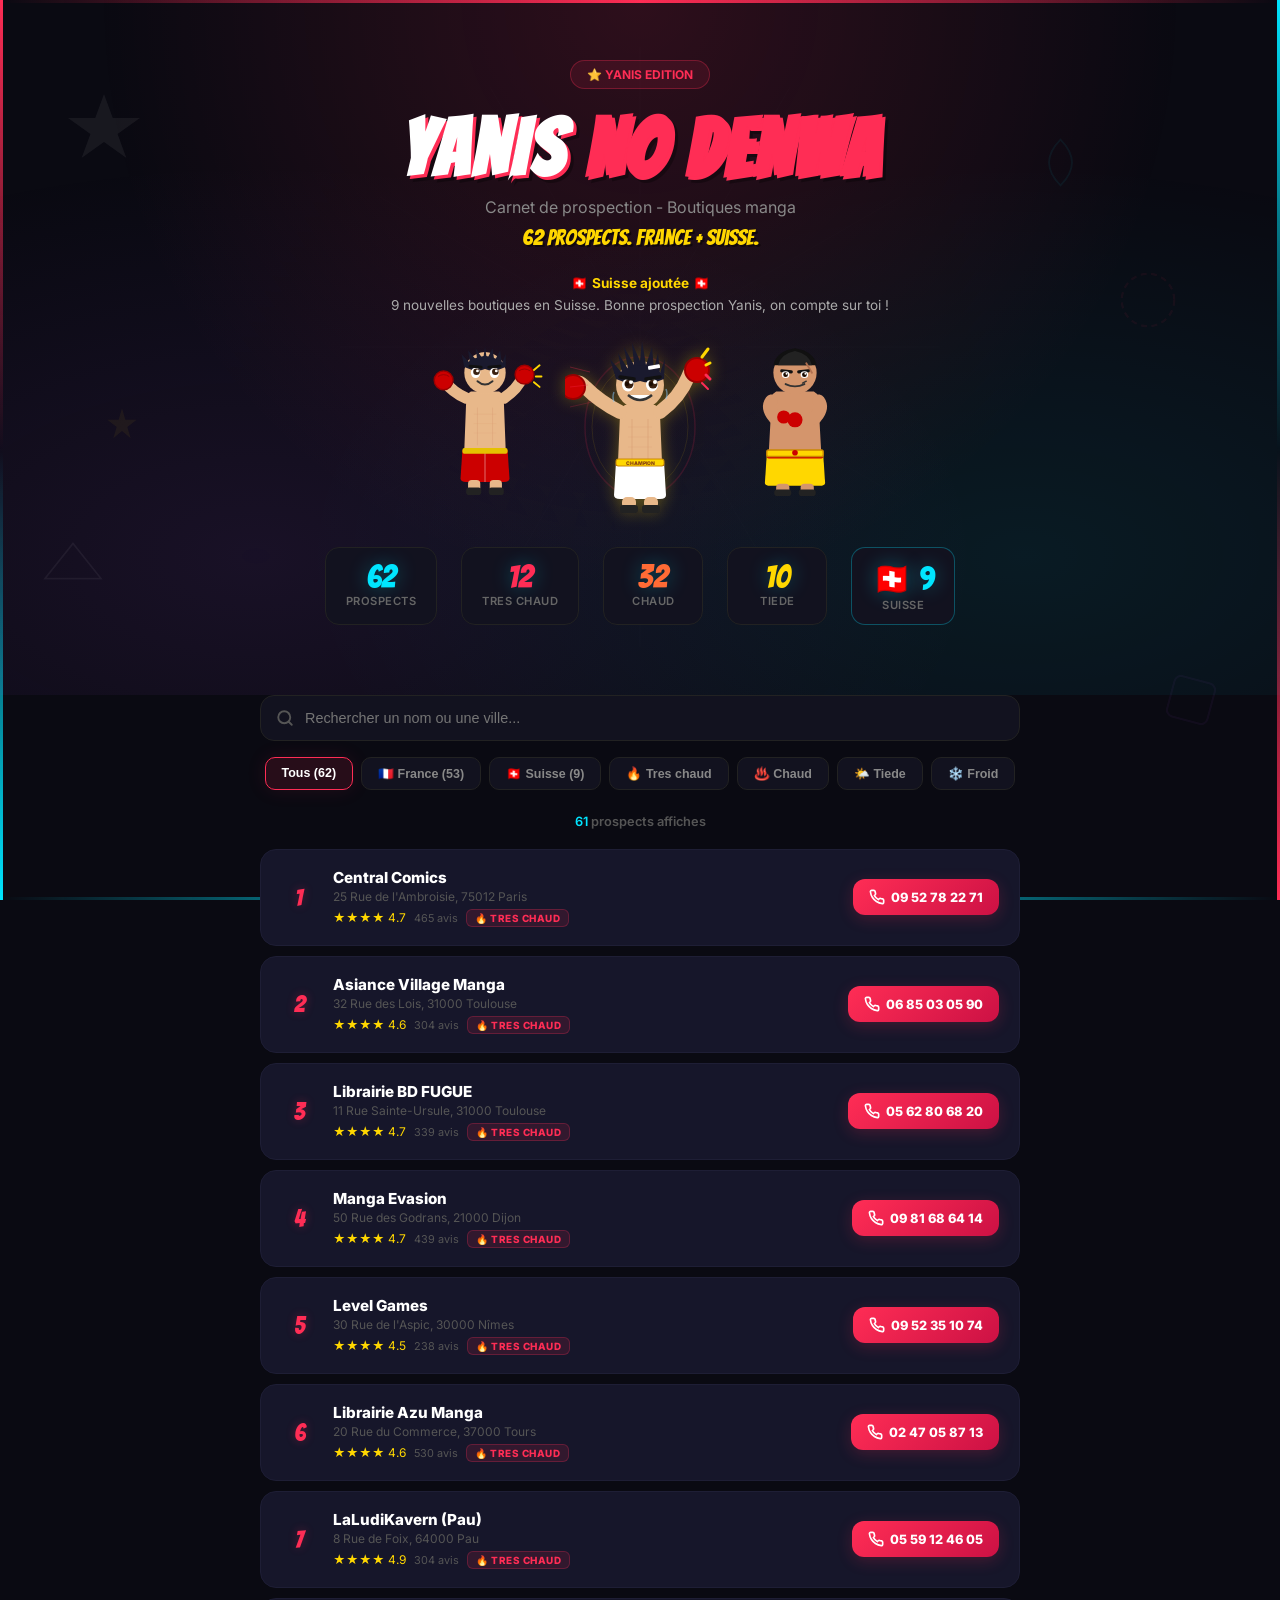
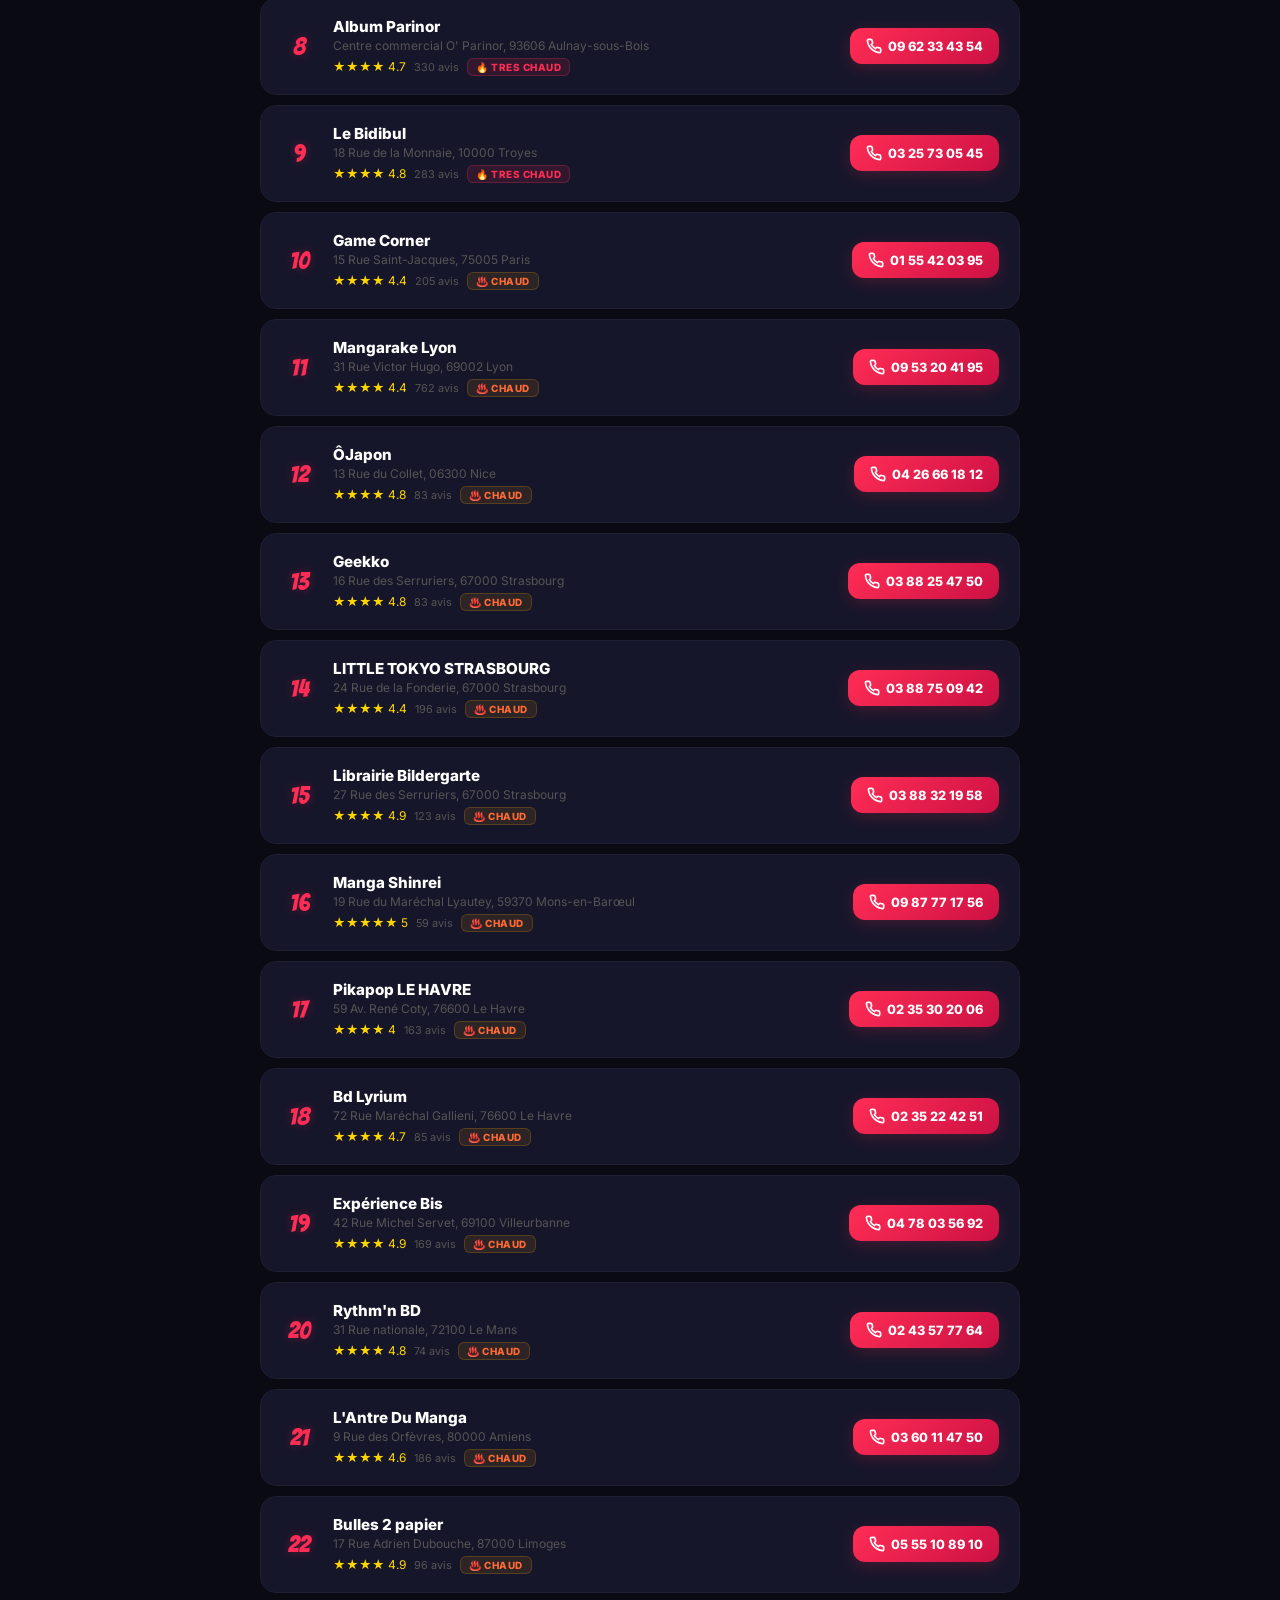
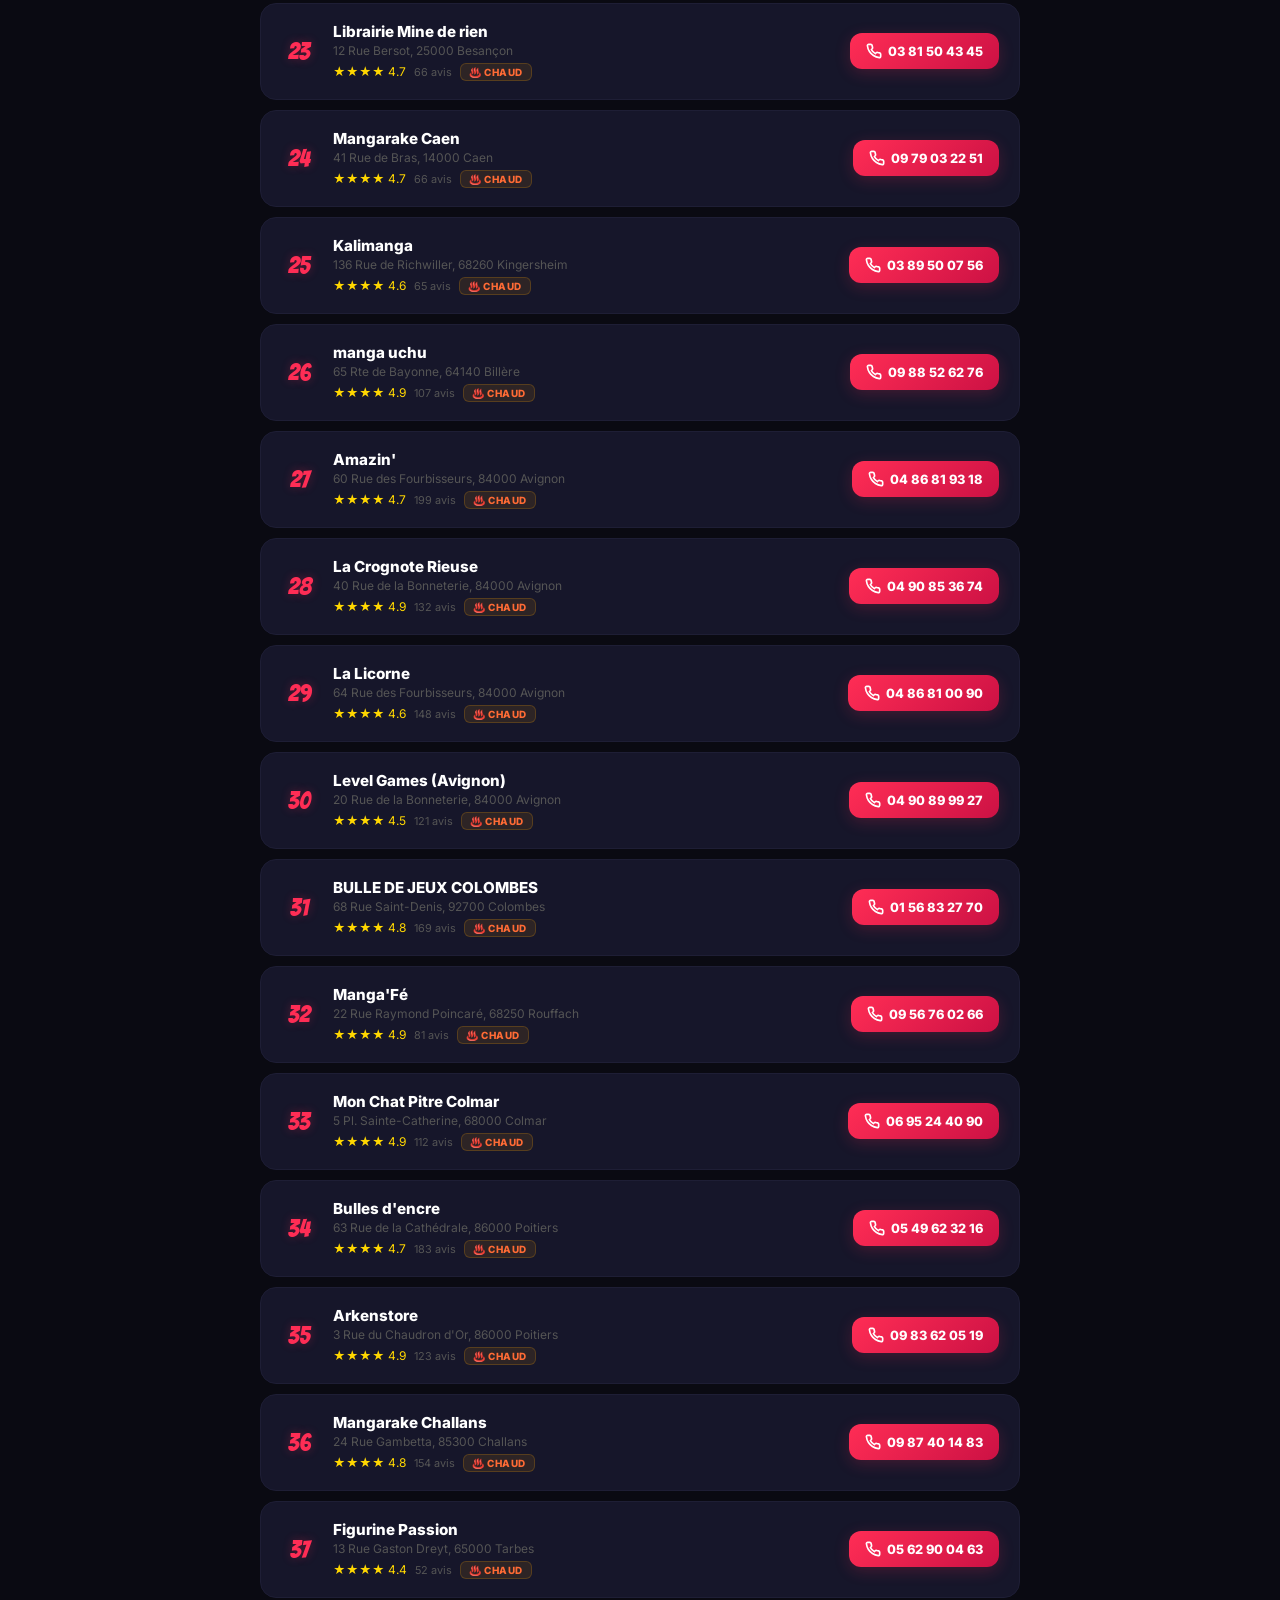
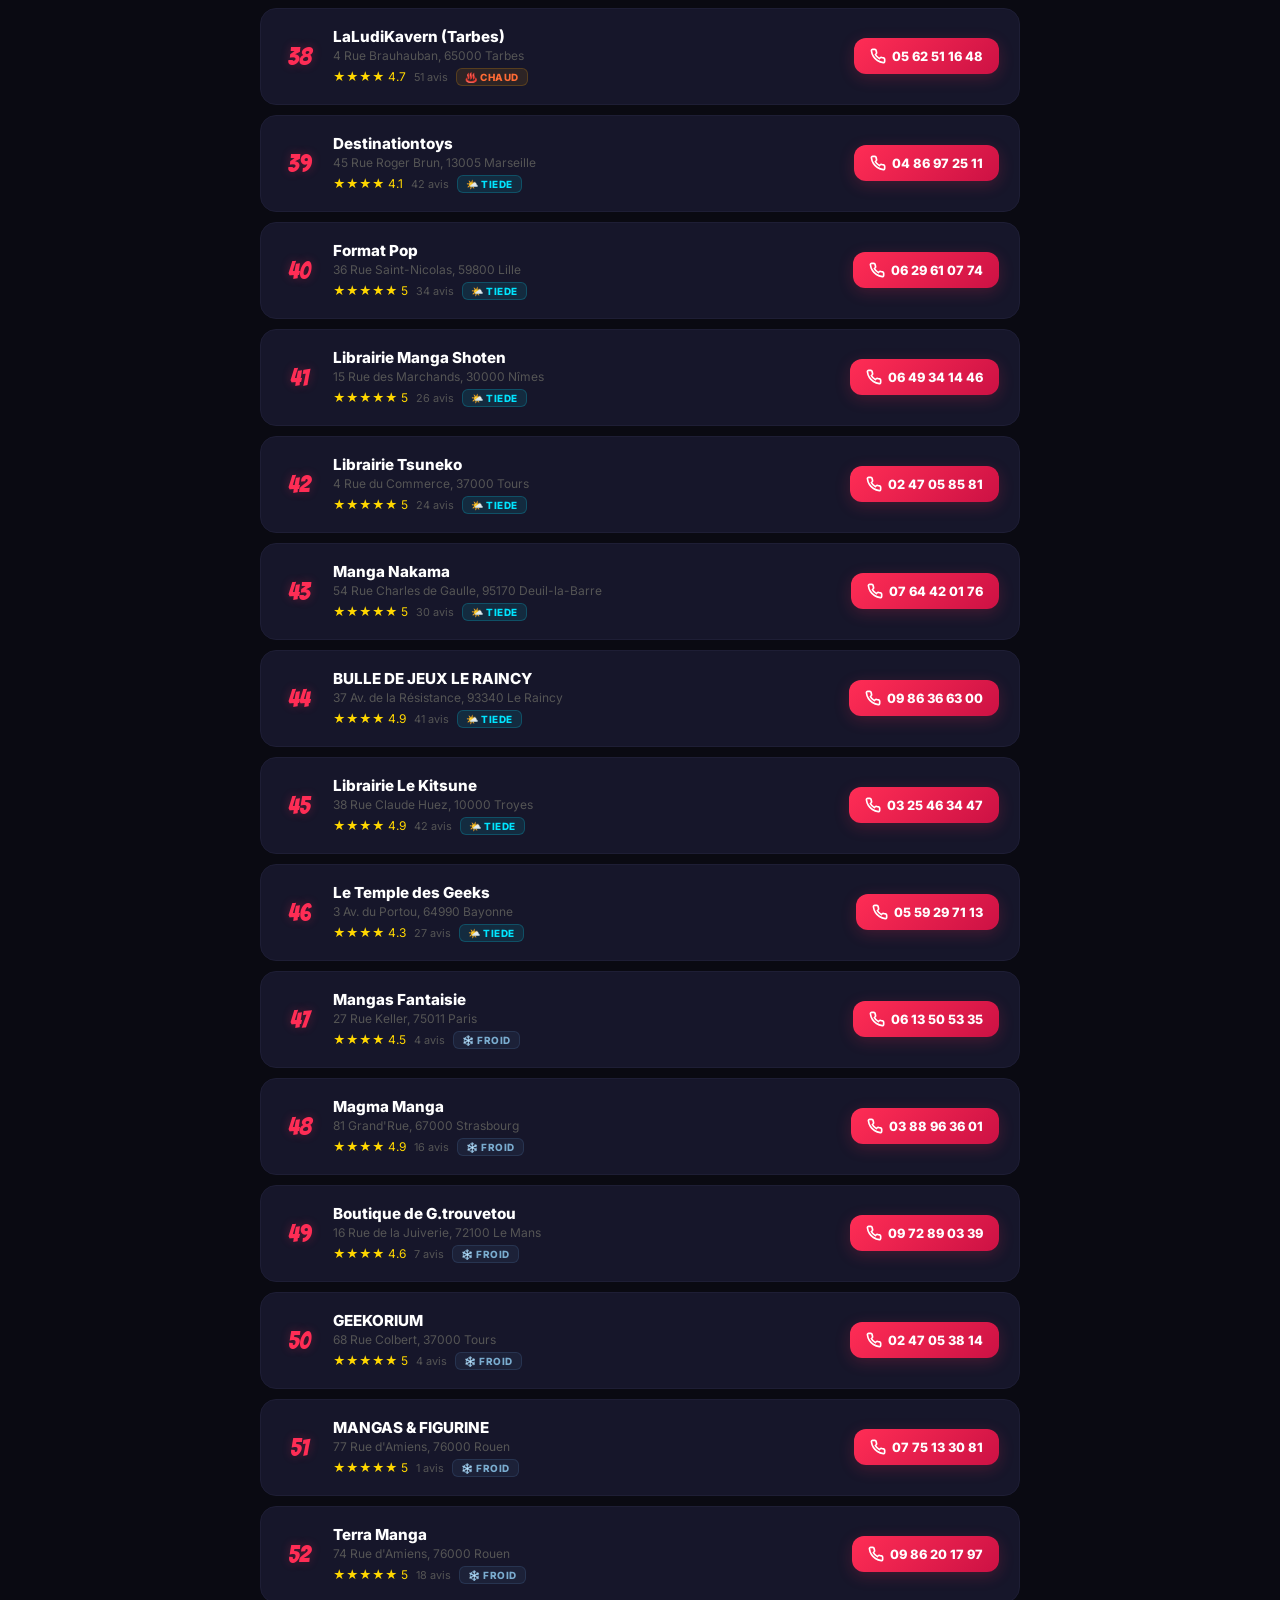
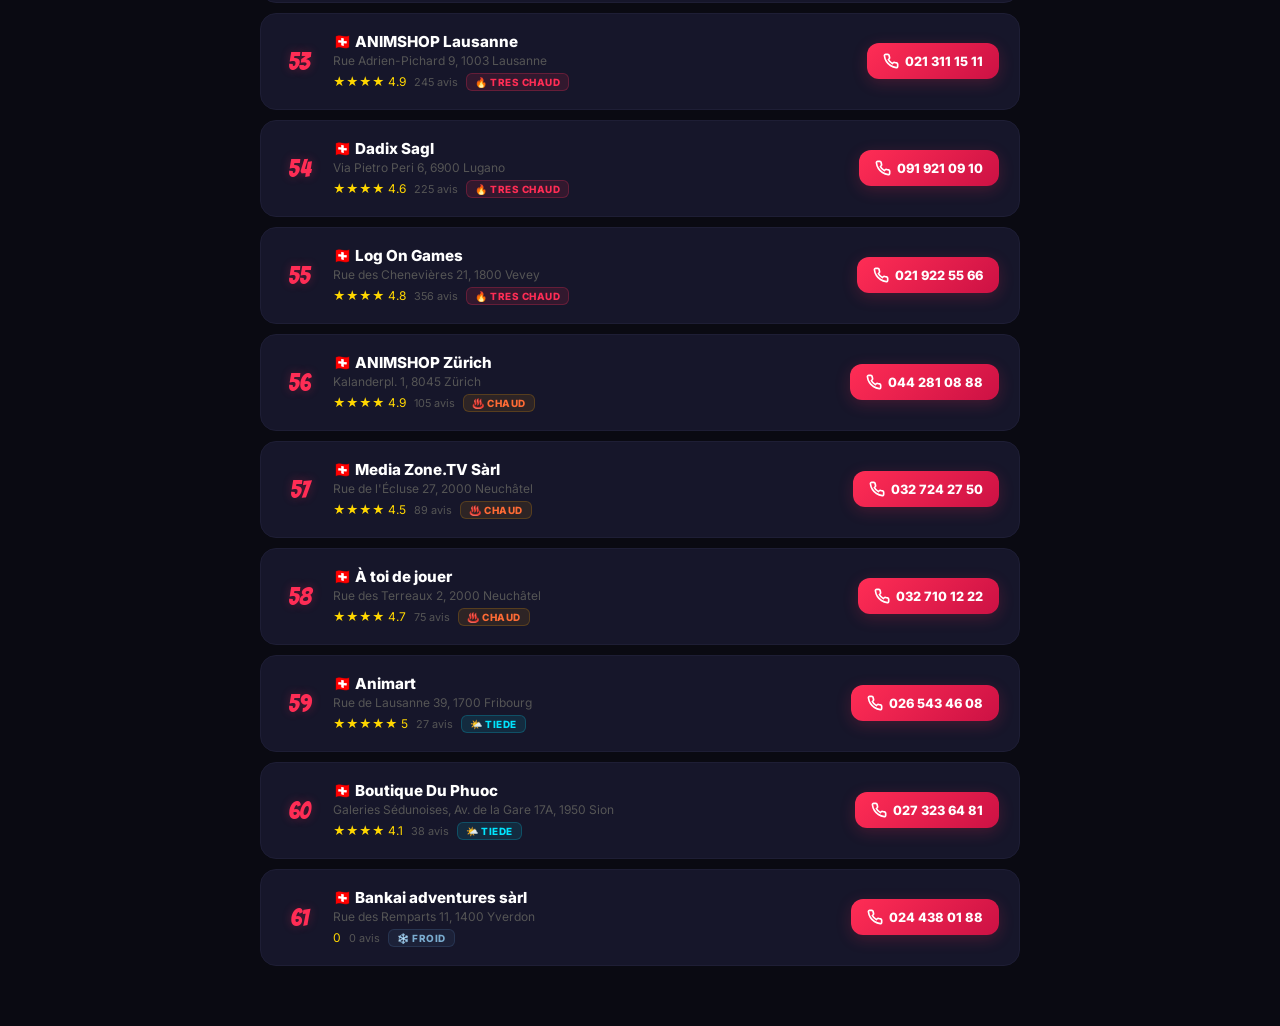
<file: yanis.html>
<!DOCTYPE html>
<html lang="fr">
<head>
<meta charset="UTF-8">
<meta name="viewport" content="width=device-width, initial-scale=1.0">
<title>YANIS NO DENWA</title>
<link href="https://fonts.googleapis.com/css2?family=Bangers&family=Inter:wght@400;600;700;800;900&display=swap" rel="stylesheet">
<style>
  *{margin:0;padding:0;box-sizing:border-box}
  :root {
    --bg: #0a0a12;
    --surface: #12121f;
    --card: #16162a;
    --red: #ff2d55;
    --orange: #ff6b35;
    --yellow: #ffd700;
    --cyan: #00e5ff;
    --pink: #ff69b4;
    --purple: #9d4edd;
    --text: #f0f0f0;
  }
  body {
    font-family: 'Inter', sans-serif;
    background: var(--bg);
    color: var(--text);
    min-height: 100vh;
    overflow-x: hidden;
  }
  #mangaBg { position: fixed; inset: 0; z-index: 0; pointer-events: none; }
  .speed-lines {
    position: fixed; inset: 0; z-index: 1; pointer-events: none;
    background: repeating-conic-gradient(from 0deg at 50% 50%, transparent 0deg, transparent 3.5deg, rgba(255,255,255,0.008) 3.5deg, rgba(255,255,255,0.008) 4deg);
    opacity: 0.6;
  }
  .manga-float {
    position: fixed; z-index: 2; pointer-events: none;
    animation: floatManga 8s ease-in-out infinite;
    opacity: 0.06;
  }
  .manga-float:nth-child(2){animation-delay:-2s;animation-duration:10s}
  .manga-float:nth-child(3){animation-delay:-4s;animation-duration:12s}
  .manga-float:nth-child(4){animation-delay:-6s;animation-duration:9s}
  .manga-float:nth-child(5){animation-delay:-1s;animation-duration:11s}
  .manga-float:nth-child(6){animation-delay:-3s;animation-duration:7s}
  @keyframes floatManga {
    0%,100%{transform:translateY(0) rotate(-3deg)}
    50%{transform:translateY(-30px) rotate(3deg)}
  }
  .hero {
    position: relative; z-index: 10;
    text-align: center;
    padding: 60px 20px 40px;
    overflow: hidden;
  }
  .hero::before {
    content: '';
    position: absolute; inset: 0;
    background: radial-gradient(ellipse at 50% 0%, rgba(255,45,85,.15) 0%, transparent 60%),
                radial-gradient(ellipse at 20% 80%, rgba(157,78,221,.1) 0%, transparent 50%),
                radial-gradient(ellipse at 80% 80%, rgba(0,229,255,.08) 0%, transparent 50%);
    pointer-events: none;
  }
  .action-burst {
    position: absolute; top: 50%; left: 50%;
    width: 600px; height: 600px;
    transform: translate(-50%, -50%);
    pointer-events: none; opacity: 0.08;
  }
  .hero-badge {
    display: inline-flex; align-items: center; gap: 8px;
    background: rgba(255,45,85,.1);
    border: 1px solid rgba(255,45,85,.3);
    padding: 6px 16px; border-radius: 30px;
    font-size: .75rem; font-weight: 700;
    color: var(--red); margin-bottom: 20px;
    animation: pulseGlow 2s ease-in-out infinite;
  }
  @keyframes pulseGlow {
    0%,100%{box-shadow:0 0 20px rgba(255,45,85,.1)}
    50%{box-shadow:0 0 40px rgba(255,45,85,.25)}
  }
  .hero h1 {
    font-family: 'Bangers', cursive;
    font-size: clamp(2.5rem, 8vw, 5rem);
    letter-spacing: 3px; line-height: 1;
    margin-bottom: 8px; position: relative;
    text-shadow: 3px 3px 0 var(--red), 6px 6px 0 rgba(0,0,0,0.3);
    animation: titleSlam 0.6s cubic-bezier(0.16, 1, 0.3, 1) both;
  }
  @keyframes titleSlam {
    0%{opacity:0;transform:scale(2) rotate(-5deg)}
    60%{transform:scale(0.95) rotate(1deg)}
    100%{opacity:1;transform:scale(1) rotate(0)}
  }
  .hero h1 .white{color:#fff}
  .hero h1 .red{color:var(--red)}
  .hero-sub {
    font-size: 1rem; color: #888;
    margin-bottom: 8px;
    animation: fadeUp .8s .3s both;
  }
  .hero-yanis {
    font-family: 'Bangers', cursive;
    font-size: 1.4rem; color: var(--yellow);
    text-shadow: 2px 2px 0 rgba(0,0,0,.5);
    animation: fadeUp .8s .5s both;
    margin-bottom: 24px;
  }
  @keyframes fadeUp {
    from{opacity:0;transform:translateY(20px)}
    to{opacity:1;transform:translateY(0)}
  }
  .manga-chars {
    display: flex; justify-content: center; gap: 20px;
    margin-bottom: 30px;
    animation: fadeUp 1s .6s both;
    perspective: 500px;
  }
  .manga-char { width: 120px; height: 160px; transition: transform .3s; }
  .manga-char:nth-child(1) { animation: narutoRun 0.6s ease-in-out infinite; }
  @keyframes narutoRun {
    0%,100%{transform:translateY(0) rotate(0deg)}
    25%{transform:translateY(-8px) rotate(-2deg) translateX(-3px)}
    50%{transform:translateY(-2px) rotate(0deg)}
    75%{transform:translateY(-8px) rotate(2deg) translateX(3px)}
  }
  .manga-char:nth-child(2) {
    animation: gokuCharge 2s ease-in-out infinite;
    filter: drop-shadow(0 0 8px rgba(255,215,0,.3));
  }
  @keyframes gokuCharge {
    0%,100%{transform:translateY(0) scale(1);filter:drop-shadow(0 0 8px rgba(255,215,0,.2))}
    50%{transform:translateY(-6px) scale(1.05);filter:drop-shadow(0 0 25px rgba(255,215,0,.6))}
  }
  .manga-char:nth-child(3) { animation: luffyStretch 2.5s ease-in-out infinite; }
  @keyframes luffyStretch {
    0%,100%{transform:translateY(0) scaleY(1) scaleX(1)}
    20%{transform:translateY(-15px) scaleY(1.08) scaleX(0.95)}
    40%{transform:translateY(0) scaleY(0.95) scaleX(1.05)}
    60%{transform:translateY(-10px) scaleY(1.04) scaleX(0.97)}
    80%{transform:translateY(0) scaleY(0.98) scaleX(1.02)}
  }
  .manga-char:hover { transform: scale(1.15) rotate(-3deg) !important; filter: drop-shadow(0 0 20px rgba(255,215,0,.5)); }

  .stats-bar {
    display: flex; justify-content: center; gap: 24px; flex-wrap: wrap;
    margin-bottom: 30px; animation: fadeUp 1s .7s both;
  }
  .stat-item {
    text-align: center; padding: 12px 20px;
    background: var(--surface); border: 1px solid #222;
    border-radius: 14px; min-width: 100px;
  }
  .stat-num {
    font-family: 'Bangers', cursive; font-size: 2rem;
    color: var(--cyan); text-shadow: 0 0 20px rgba(0,229,255,.3);
  }
  .stat-label { font-size: .7rem; color: #666; font-weight: 600; text-transform: uppercase; letter-spacing: .5px; }

  .controls { max-width: 800px; margin: 0 auto; padding: 0 20px; position: relative; z-index: 10; }
  .search-wrap { position: relative; margin-bottom: 16px; }
  .search-wrap svg { position: absolute; left: 16px; top: 50%; transform: translateY(-50%); color: #555; width: 18px; height: 18px; }
  .search {
    display: block; width: 100%; padding: 14px 16px 14px 44px;
    border-radius: 14px; border: 1px solid #222;
    background: var(--surface); color: #fff; font-size: .9rem; font-weight: 500; transition: .3s;
  }
  .search:focus { outline: none; border-color: var(--red); box-shadow: 0 0 30px rgba(255,45,85,.1); }
  .filters { display: flex; gap: 8px; justify-content: center; margin-bottom: 24px; flex-wrap: wrap; }
  .filters button {
    padding: 8px 16px; border-radius: 10px; border: 1px solid #222;
    background: var(--surface); color: #888; font-size: .78rem; font-weight: 700; cursor: pointer; transition: .3s;
  }
  .filters button:hover { color: #fff; border-color: #444; }
  .filters button.active { color: #fff; border-color: var(--red); background: rgba(255,45,85,.12); box-shadow: 0 0 20px rgba(255,45,85,.1); }
  .count { text-align: center; margin-bottom: 20px; font-size: .8rem; color: #555; font-weight: 600; }
  .count span { color: var(--cyan); }

  .list {
    max-width: 800px; margin: 0 auto; padding: 0 20px 60px;
    display: flex; flex-direction: column; gap: 10px; position: relative; z-index: 10;
  }
  .card {
    background: var(--card); border: 1px solid #1e1e35; border-radius: 16px;
    padding: 18px 20px; display: flex; align-items: center; gap: 16px;
    transition: all .3s cubic-bezier(0.16, 1, 0.3, 1);
    position: relative; overflow: hidden;
  }
  .card::before {
    content: ''; position: absolute; top: 0; left: 0; bottom: 0;
    width: 3px; background: var(--red); opacity: 0; transition: .3s;
  }
  .card:hover {
    transform: translateX(6px) scale(1.01);
    border-color: rgba(255,45,85,.3);
    box-shadow: 0 8px 40px rgba(255,45,85,.1), 0 0 60px rgba(255,45,85,.05);
  }
  .card:hover::before { opacity: 1; }
  .card.hot-card:hover { border-color: rgba(255,45,85,.4); }
  .card.warm-card:hover { border-color: rgba(255,165,0,.3); box-shadow: 0 8px 40px rgba(255,165,0,.08); }
  .card.warm-card::before { background: var(--orange); }
  .card.mild-card:hover { border-color: rgba(0,229,255,.3); box-shadow: 0 8px 40px rgba(0,229,255,.08); }
  .card.mild-card::before { background: var(--cyan); }
  .card.cold-card:hover { border-color: rgba(100,160,220,.3); box-shadow: 0 8px 40px rgba(100,160,220,.06); }
  .card.cold-card::before { background: #5588bb; }

  .card-num {
    font-family: 'Bangers', cursive; font-size: 1.5rem;
    color: var(--red); min-width: 36px; text-align: center;
    text-shadow: 0 0 10px rgba(255,45,85,.3);
  }
  .card-info { flex: 1; min-width: 0; }
  .card-name { font-weight: 800; font-size: .95rem; color: #fff; margin-bottom: 2px; white-space: nowrap; overflow: hidden; text-overflow: ellipsis; }
  .card-addr { font-size: .75rem; color: #555; white-space: nowrap; overflow: hidden; text-overflow: ellipsis; }
  .card-meta { display: flex; gap: 8px; margin-top: 5px; align-items: center; flex-wrap: wrap; }
  .card-stars { color: var(--yellow); font-size: .75rem; }
  .card-reviews { font-size: .68rem; color: #555; }
  .card-badge { font-size: .62rem; font-weight: 800; padding: 2px 8px; border-radius: 6px; text-transform: uppercase; letter-spacing: .5px; }
  .badge-hot { background: rgba(255,45,85,.12); color: var(--red); border: 1px solid rgba(255,45,85,.25); }
  .badge-warm { background: rgba(255,165,0,.1); color: var(--orange); border: 1px solid rgba(255,165,0,.2); }
  .badge-mild { background: rgba(0,229,255,.1); color: var(--cyan); border: 1px solid rgba(0,229,255,.2); }
  .badge-cold { background: rgba(100,160,220,.08); color: #7aaccf; border: 1px solid rgba(100,160,220,.15); }
  .card-phone {
    display: flex; align-items: center; gap: 6px;
    background: linear-gradient(135deg, var(--red), #cc1144);
    color: #fff; text-decoration: none; padding: 10px 16px;
    border-radius: 12px; font-weight: 800; font-size: .8rem;
    white-space: nowrap; transition: .3s;
    box-shadow: 0 4px 16px rgba(255,45,85,.2);
  }
  .card-phone:hover { transform: scale(1.06); box-shadow: 0 6px 28px rgba(255,45,85,.35); }
  .card-phone svg { width: 16px; height: 16px; }

  .boom {
    position: fixed; pointer-events: none; z-index: 999;
    font-family: 'Bangers', cursive; font-size: 3rem;
    color: var(--yellow); text-shadow: 3px 3px 0 var(--red);
    opacity: 0; animation: boomPop .6s ease-out forwards;
  }
  @keyframes boomPop {
    0%{opacity:1;transform:scale(0) rotate(-15deg)}
    50%{opacity:1;transform:scale(1.3) rotate(5deg)}
    100%{opacity:0;transform:scale(1) rotate(0) translateY(-30px)}
  }
  .panel-border { position: fixed; z-index: 3; pointer-events: none; }
  .panel-border.top { top: 0; left: 0; right: 0; height: 3px; background: linear-gradient(90deg, transparent, var(--red), transparent); }
  .panel-border.bottom { bottom: 0; left: 0; right: 0; height: 3px; background: linear-gradient(90deg, transparent, var(--cyan), transparent); }
  .panel-border.left { top: 0; bottom: 0; left: 0; width: 3px; background: linear-gradient(180deg, var(--red), transparent, var(--cyan)); }
  .panel-border.right { top: 0; bottom: 0; right: 0; width: 3px; background: linear-gradient(180deg, var(--cyan), transparent, var(--red)); }
  .onomatopoeia {
    position: fixed; font-family: 'Bangers', cursive; z-index: 2;
    pointer-events: none; opacity: 0; animation: onomFloat 4s ease-in-out infinite;
  }
  @keyframes onomFloat {
    0%,100%{opacity:0;transform:scale(.8) rotate(-5deg)}
    15%,85%{opacity:.06}
    50%{opacity:.1;transform:scale(1.1) rotate(5deg) translateY(-20px)}
  }
  @media(max-width:600px) {
    .card { flex-wrap: wrap; gap: 10px; padding: 14px 16px; }
    .card-phone { width: 100%; justify-content: center; }
    .card-num { font-size: 1.2rem; min-width: 28px; }
    .manga-chars { gap: 10px; }
    .manga-char { width: 70px; height: 100px; }
    .stats-bar { gap: 12px; }
    .stat-item { padding: 10px 14px; min-width: 80px; }
    .stat-num { font-size: 1.5rem; }
  }
</style>
</head>
<body>

<div class="panel-border top"></div>
<div class="panel-border bottom"></div>
<div class="panel-border left"></div>
<div class="panel-border right"></div>

<div class="manga-float" style="top:10%;left:5%">
  <svg viewBox="0 0 100 100" width="80" fill="none"><path d="M50 5 L61 35 H95 L67 55 L78 85 L50 65 L22 85 L33 55 L5 35 H39Z" fill="currentColor"/></svg>
</div>
<div class="manga-float" style="top:30%;right:8%;color:#ff2d55">
  <svg viewBox="0 0 80 80" width="60"><circle cx="40" cy="40" r="35" stroke="currentColor" stroke-width="3" fill="none" stroke-dasharray="8 6"/></svg>
</div>
<div class="manga-float" style="top:60%;left:3%">
  <svg viewBox="0 0 100 60" width="70"><polygon points="10,55 50,5 90,55" stroke="currentColor" stroke-width="2.5" fill="none"/></svg>
</div>
<div class="manga-float" style="top:75%;right:5%;color:#9d4edd">
  <svg viewBox="0 0 60 60" width="50"><rect x="5" y="5" width="50" height="50" rx="8" stroke="currentColor" stroke-width="2.5" fill="none" transform="rotate(15 30 30)"/></svg>
</div>
<div class="manga-float" style="top:45%;left:8%;color:#ffd700">
  <svg viewBox="0 0 60 60" width="40"><path d="M30 5 L35 22 H52 L38 33 L43 50 L30 39 L17 50 L22 33 L8 22 H25Z" fill="currentColor"/></svg>
</div>
<div class="manga-float" style="top:15%;right:15%;color:#00e5ff">
  <svg viewBox="0 0 60 60" width="55"><path d="M30 5 Q55 30 30 55 Q5 30 30 5Z" stroke="currentColor" stroke-width="2" fill="none"/></svg>
</div>

<div class="onomatopoeia" style="top:20%;left:12%;font-size:3rem;color:#ff6b00;animation-delay:0s">DEMPSEY ROLL!</div>
<div class="onomatopoeia" style="top:50%;right:8%;font-size:2.5rem;color:#ffd700;animation-delay:-2s">K.O.!</div>
<div class="onomatopoeia" style="top:70%;left:6%;font-size:2rem;color:#cc0000;animation-delay:-1s">UPPERCUT!</div>
<div class="onomatopoeia" style="top:35%;right:6%;font-size:2.8rem;color:#1e90ff;animation-delay:-3s">SMASH!</div>
<div class="onomatopoeia" style="top:85%;left:20%;font-size:2.2rem;color:#00cc88;animation-delay:-1.5s">CHAMPION!</div>
<div class="onomatopoeia" style="top:12%;right:20%;font-size:2rem;color:#9d4edd;animation-delay:-0.8s">GAZELLE PUNCH!</div>

<div class="speed-lines"></div>
<canvas id="mangaBg"></canvas>

<section class="hero">
  <svg class="action-burst" viewBox="0 0 600 600" fill="none">
    <line x1="300" y1="300" x2="300" y2="0" stroke="white" stroke-width="1" opacity=".15"/>
    <line x1="300" y1="300" x2="450" y2="40" stroke="white" stroke-width="1" opacity=".12"/>
    <line x1="300" y1="300" x2="560" y2="150" stroke="white" stroke-width="1" opacity=".1"/>
    <line x1="300" y1="300" x2="600" y2="300" stroke="white" stroke-width="1" opacity=".12"/>
    <line x1="300" y1="300" x2="560" y2="450" stroke="white" stroke-width="1" opacity=".1"/>
    <line x1="300" y1="300" x2="450" y2="560" stroke="white" stroke-width="1" opacity=".12"/>
    <line x1="300" y1="300" x2="300" y2="600" stroke="white" stroke-width="1" opacity=".15"/>
    <line x1="300" y1="300" x2="150" y2="560" stroke="white" stroke-width="1" opacity=".12"/>
    <line x1="300" y1="300" x2="40" y2="450" stroke="white" stroke-width="1" opacity=".1"/>
    <line x1="300" y1="300" x2="0" y2="300" stroke="white" stroke-width="1" opacity=".12"/>
    <line x1="300" y1="300" x2="40" y2="150" stroke="white" stroke-width="1" opacity=".1"/>
    <line x1="300" y1="300" x2="150" y2="40" stroke="white" stroke-width="1" opacity=".12"/>
  </svg>

  <div class="hero-badge">&#11088; YANIS EDITION</div>
  <h1><span class="white">YANIS</span> <span class="red">NO DENWA</span></h1>
  <p class="hero-sub">Carnet de prospection - Boutiques manga</p>
  <p class="hero-yanis">62 prospects. France + Suisse.</p>
  <p style="color:#00e5ff;font-size:.85rem;max-width:500px;margin:0 auto 20px;animation:fadeUp .8s .7s both;line-height:1.6">
    &#127464;&#127469; <strong style="color:#ffd700">Suisse ajout&#233;e</strong> &#127464;&#127469;<br>
    <span style="color:#aaa">9 nouvelles boutiques en Suisse. Bonne prospection Yanis, on compte sur toi !</span>
  </p>

  <div class="manga-chars">
    <!-- IPPO - Stance de boxe, Dempsey Roll -->
    <svg class="manga-char" viewBox="0 0 120 170" fill="none">
      <!-- Body - torse nu musclé -->
      <path d="M40 68 Q38 62 45 58 L75 58 Q82 62 80 68 L82 120 Q82 124 76 124 L44 124 Q38 124 38 120Z" fill="#e8b88a"/>
      <!-- Abdos -->
      <path d="M52 75 L52 115" stroke="#d4956c" stroke-width="0.8" opacity=".4"/>
      <path d="M68 75 L68 115" stroke="#d4956c" stroke-width="0.8" opacity=".4"/>
      <path d="M48 82 L72 82" stroke="#d4956c" stroke-width="0.6" opacity=".3"/>
      <path d="M48 92 L72 92" stroke="#d4956c" stroke-width="0.6" opacity=".3"/>
      <path d="M48 102 L72 102" stroke="#d4956c" stroke-width="0.6" opacity=".3"/>
      <!-- Short de boxe rouge -->
      <path d="M36 120 L84 120 L86 150 Q86 154 80 154 L40 154 Q34 154 34 150Z" fill="#cc0000"/>
      <path d="M60 120 L60 154" stroke="#fff" stroke-width="1.5" opacity=".3"/>
      <!-- Ceinture -->
      <rect x="36" y="118" width="48" height="6" rx="2" fill="#e5c100"/>
      <!-- Head -->
      <circle cx="60" cy="38" r="22" fill="#e8b88a"/>
      <!-- Cheveux noirs courts hérissés (style Ippo) -->
      <path d="M38 32 L35 18 L44 28 L42 14 L52 26 L50 12 L58 24 L60 10 L62 24 L68 12 L70 26 L76 14 L78 28 L82 18 L82 32" fill="#1a1a2e"/>
      <path d="M38 32 Q50 38 60 34 Q70 38 82 32 Q80 24 60 20 Q40 24 38 32Z" fill="#1a1a2e"/>
      <!-- Yeux déterminés -->
      <ellipse cx="50" cy="38" rx="5" ry="5.5" fill="#fff"/>
      <ellipse cx="70" cy="38" rx="5" ry="5.5" fill="#fff"/>
      <circle cx="51" cy="37" r="3.5" fill="#3a2010"/>
      <circle cx="71" cy="37" r="3.5" fill="#3a2010"/>
      <circle cx="52" cy="36" r="1.5" fill="#fff"/>
      <circle cx="72" cy="36" r="1.5" fill="#fff"/>
      <!-- Sourcils épais -->
      <path d="M44 31 L56 32" stroke="#111" stroke-width="3" stroke-linecap="round"/>
      <path d="M64 32 L76 31" stroke="#111" stroke-width="3" stroke-linecap="round"/>
      <!-- Sourire confiant -->
      <path d="M52 47 Q60 54 68 47" stroke="#333" stroke-width="2" fill="none" stroke-linecap="round"/>
      <!-- Bras gauche - garde haute, gant de boxe rouge -->
      <path d="M40 65 Q25 58 18 48" stroke="#e8b88a" stroke-width="12" fill="none" stroke-linecap="round"/>
      <circle cx="16" cy="46" r="10" fill="#cc0000"/>
      <circle cx="16" cy="46" r="10" stroke="#990000" stroke-width="1.5" fill="none"/>
      <path d="M10 42 Q16 38 22 42" stroke="#990000" stroke-width="1" fill="none"/>
      <!-- Bras droit - uppercut position -->
      <path d="M80 65 Q95 55 100 42" stroke="#e8b88a" stroke-width="12" fill="none" stroke-linecap="round"/>
      <circle cx="102" cy="40" r="10" fill="#cc0000"/>
      <circle cx="102" cy="40" r="10" stroke="#990000" stroke-width="1.5" fill="none"/>
      <path d="M96 36 Q102 32 108 36" stroke="#990000" stroke-width="1" fill="none"/>
      <!-- Impact lines autour du poing droit -->
      <line x1="112" y1="35" x2="118" y2="30" stroke="#ffd700" stroke-width="2" stroke-linecap="round"/>
      <line x1="114" y1="42" x2="120" y2="42" stroke="#ffd700" stroke-width="2" stroke-linecap="round"/>
      <line x1="112" y1="48" x2="118" y2="53" stroke="#ffd700" stroke-width="2" stroke-linecap="round"/>
      <!-- Jambes -->
      <rect x="42" y="152" width="13" height="12" rx="4" fill="#e8b88a"/>
      <rect x="65" y="152" width="13" height="12" rx="4" fill="#e8b88a"/>
      <!-- Chaussures de boxe -->
      <rect x="40" y="160" width="16" height="8" rx="3" fill="#222"/>
      <rect x="64" y="160" width="16" height="8" rx="3" fill="#222"/>
    </svg>

    <!-- IPPO CENTRE - Dempsey Roll en action -->
    <svg class="manga-char" viewBox="0 0 140 180" fill="none" style="width:150px;height:180px">
      <!-- Aura de puissance -->
      <ellipse cx="70" cy="90" rx="55" ry="70" fill="none" stroke="#ff2d55" stroke-width="1.5" opacity=".15"/>
      <ellipse cx="70" cy="90" rx="48" ry="62" fill="none" stroke="#ffd700" stroke-width="1" opacity=".1"/>
      <!-- Body - penché en avant, Dempsey Roll -->
      <path d="M50 78 Q48 72 55 68 L85 68 Q92 72 90 78 L92 125 Q92 130 86 130 L54 130 Q48 130 48 125Z" fill="#e8b88a"/>
      <!-- Abdos marqués -->
      <path d="M62 82 L62 122" stroke="#d4956c" stroke-width="0.8" opacity=".5"/>
      <path d="M78 82 L78 122" stroke="#d4956c" stroke-width="0.8" opacity=".5"/>
      <path d="M58 90 L82 90" stroke="#d4956c" stroke-width="0.6" opacity=".3"/>
      <path d="M58 100 L82 100" stroke="#d4956c" stroke-width="0.6" opacity=".3"/>
      <path d="M58 110 L82 110" stroke="#d4956c" stroke-width="0.6" opacity=".3"/>
      <!-- Short blanc avec bande rouge -->
      <path d="M46 125 L94 125 L96 158 Q96 162 90 162 L50 162 Q44 162 44 158Z" fill="#fff"/>
      <rect x="46" y="125" width="48" height="4" fill="#cc0000"/>
      <!-- Ceinture de champion -->
      <rect x="46" y="122" width="48" height="7" rx="2" fill="#ffd700" stroke="#cc8800" stroke-width="1"/>
      <text x="70" y="128" text-anchor="middle" font-size="5" font-weight="900" fill="#8B4513">CHAMPION</text>
      <!-- Head -->
      <circle cx="70" cy="48" r="24" fill="#e8b88a"/>
      <!-- Cheveux plus détaillés -->
      <path d="M46 42 L40 22 L52 36 L48 16 L58 32 L54 10 L64 28 L62 6 L70 24 L72 4 L76 28 L82 10 L84 32 L88 16 L90 36 L95 22 L94 42" fill="#1a1a2e"/>
      <path d="M46 42 Q58 48 70 44 Q82 48 94 42 Q92 32 70 28 Q48 32 46 42Z" fill="#1a1a2e"/>
      <!-- Bandage sourcil -->
      <rect x="78" y="28" width="12" height="4" rx="1" fill="#fff" transform="rotate(-10 84 30)"/>
      <!-- Yeux intenses (mode combat) -->
      <ellipse cx="58" cy="48" rx="6" ry="6.5" fill="#fff"/>
      <ellipse cx="82" cy="48" rx="6" ry="6.5" fill="#fff"/>
      <circle cx="59" cy="47" r="4.5" fill="#3a2010"/>
      <circle cx="83" cy="47" r="4.5" fill="#3a2010"/>
      <circle cx="57" cy="47" r="2" fill="#1a0a00"/>
      <circle cx="81" cy="47" r="2" fill="#1a0a00"/>
      <circle cx="61" cy="45" r="2" fill="#fff"/>
      <circle cx="85" cy="45" r="2" fill="#fff"/>
      <!-- Sourcils rage mode -->
      <path d="M50 40 L64 42" stroke="#111" stroke-width="3.5" stroke-linecap="round"/>
      <path d="M76 42 L90 40" stroke="#111" stroke-width="3.5" stroke-linecap="round"/>
      <!-- Bouche cri de guerre -->
      <path d="M58 58 Q70 68 82 58" stroke="#333" stroke-width="2.5" fill="#fff"/>
      <!-- Bras gauche - crochet -->
      <path d="M50 75 Q30 65 15 50 Q8 42 5 48" stroke="#e8b88a" stroke-width="14" fill="none" stroke-linecap="round"/>
      <circle cx="3" cy="50" r="12" fill="#cc0000"/>
      <circle cx="3" cy="50" r="12" stroke="#990000" stroke-width="2" fill="none"/>
      <!-- Bras droit - uppercut dévastateur -->
      <path d="M90 75 Q110 60 118 40 Q122 30 125 35" stroke="#e8b88a" stroke-width="14" fill="none" stroke-linecap="round"/>
      <circle cx="127" cy="33" r="12" fill="#cc0000"/>
      <circle cx="127" cy="33" r="12" stroke="#990000" stroke-width="2" fill="none"/>
      <!-- IMPACT MASSIF -->
      <line x1="132" y1="20" x2="138" y2="12" stroke="#ffd700" stroke-width="3" stroke-linecap="round"/>
      <line x1="136" y1="28" x2="140" y2="26" stroke="#ffd700" stroke-width="3" stroke-linecap="round"/>
      <line x1="136" y1="38" x2="140" y2="42" stroke="#ff2d55" stroke-width="3" stroke-linecap="round"/>
      <line x1="132" y1="46" x2="138" y2="52" stroke="#ff2d55" stroke-width="2" stroke-linecap="round"/>
      <!-- Speed lines -->
      <line x1="0" y1="30" x2="20" y2="35" stroke="#ff2d55" stroke-width="1" opacity=".3"/>
      <line x1="0" y1="50" x2="18" y2="48" stroke="#ff2d55" stroke-width="1" opacity=".3"/>
      <line x1="0" y1="70" x2="22" y2="65" stroke="#ff2d55" stroke-width="1" opacity=".2"/>
      <!-- Jambes écartées (stance) -->
      <rect x="52" y="160" width="14" height="12" rx="5" fill="#e8b88a"/>
      <rect x="74" y="160" width="14" height="12" rx="5" fill="#e8b88a"/>
      <rect x="50" y="168" width="18" height="8" rx="3" fill="#222"/>
      <rect x="72" y="168" width="18" height="8" rx="3" fill="#222"/>
      <!-- Sueur/effort -->
      <path d="M44 55 Q42 60 44 65" stroke="#88ccff" stroke-width="1.5" fill="none" opacity=".5"/>
      <path d="M96 52 Q98 57 96 62" stroke="#88ccff" stroke-width="1.5" fill="none" opacity=".5"/>
    </svg>

    <!-- TAKAMURA style - le mentor badass -->
    <svg class="manga-char" viewBox="0 0 120 170" fill="none">
      <!-- Body massif -->
      <path d="M35 70 Q33 62 40 58 L80 58 Q87 62 85 70 L88 125 Q88 130 82 130 L38 130 Q32 130 32 125Z" fill="#d4956c"/>
      <!-- Short doré champion -->
      <path d="M30 125 L90 125 L92 155 Q92 158 86 158 L34 158 Q28 158 28 155Z" fill="#ffd700"/>
      <rect x="30" y="123" width="60" height="6" rx="2" fill="#cc0000"/>
      <!-- Ceinture de champion du monde -->
      <rect x="30" y="120" width="60" height="7" rx="2" fill="#ffd700" stroke="#cc8800" stroke-width="1.5"/>
      <circle cx="60" cy="123" r="3" fill="#cc0000"/>
      <!-- Head -->
      <circle cx="60" cy="38" r="23" fill="#d4956c"/>
      <!-- Cheveux rasés sur les côtés -->
      <path d="M37 30 Q40 15 60 12 Q80 15 83 30" fill="#111"/>
      <path d="M42 30 Q45 18 60 15 Q75 18 78 30" fill="#222"/>
      <!-- Cicatrice -->
      <path d="M72 28 L78 38" stroke="#b07050" stroke-width="2" stroke-linecap="round"/>
      <!-- Yeux intimidants -->
      <path d="M46 36 L56 37" stroke="#111" stroke-width="3.5" stroke-linecap="round"/>
      <path d="M64 37 L74 36" stroke="#111" stroke-width="3.5" stroke-linecap="round"/>
      <ellipse cx="50" cy="40" rx="4" ry="3.5" fill="#fff"/>
      <ellipse cx="70" cy="40" rx="4" ry="3.5" fill="#fff"/>
      <circle cx="50" cy="40" r="2.5" fill="#1a0a00"/>
      <circle cx="70" cy="40" r="2.5" fill="#1a0a00"/>
      <circle cx="51" cy="39" r="1" fill="#fff"/>
      <circle cx="71" cy="39" r="1" fill="#fff"/>
      <!-- Sourire arrogant -->
      <path d="M50 50 Q60 55 70 50" stroke="#333" stroke-width="2" fill="none" stroke-linecap="round"/>
      <path d="M68 49 L72 47" stroke="#333" stroke-width="1.5" stroke-linecap="round"/>
      <!-- Bras croisés -->
      <path d="M35 68 Q30 75 38 85 Q48 90 60 85" stroke="#d4956c" stroke-width="14" fill="none" stroke-linecap="round"/>
      <path d="M85 68 Q90 75 82 85 Q72 90 60 85" stroke="#d4956c" stroke-width="14" fill="none" stroke-linecap="round"/>
      <!-- Gants posés -->
      <circle cx="60" cy="88" r="8" fill="#cc0000"/>
      <circle cx="48" cy="85" r="7" fill="#cc0000"/>
      <!-- Jambes -->
      <rect x="40" y="156" width="14" height="10" rx="4" fill="#d4956c"/>
      <rect x="66" y="156" width="14" height="10" rx="4" fill="#d4956c"/>
      <rect x="38" y="162" width="18" height="7" rx="3" fill="#222"/>
      <rect x="64" y="162" width="18" height="7" rx="3" fill="#222"/>
    </svg>
  </div>

  <div class="stats-bar">
    <div class="stat-item"><div class="stat-num">62</div><div class="stat-label">Prospects</div></div>
    <div class="stat-item"><div class="stat-num" style="color:var(--red)">12</div><div class="stat-label">Tres chaud</div></div>
    <div class="stat-item"><div class="stat-num" style="color:var(--orange)">32</div><div class="stat-label">Chaud</div></div>
    <div class="stat-item"><div class="stat-num" style="color:var(--yellow)">10</div><div class="stat-label">Tiede</div></div>
    <div class="stat-item" style="border-color:rgba(0,229,255,.3)"><div class="stat-num" style="color:#00e5ff">&#127464;&#127469; 9</div><div class="stat-label">Suisse</div></div>
  </div>
</section>

<div class="controls">
  <div class="search-wrap">
    <svg viewBox="0 0 24 24" fill="none" stroke="currentColor" stroke-width="2.5" stroke-linecap="round"><circle cx="11" cy="11" r="8"/><line x1="21" y1="21" x2="16.65" y2="16.65"/></svg>
    <input type="text" class="search" placeholder="Rechercher un nom ou une ville..." id="search">
  </div>
  <div class="filters">
    <button class="active" data-filter="all">Tous (62)</button>
    <button data-filter="france">&#127467;&#127479; France (53)</button>
    <button data-filter="suisse">&#127464;&#127469; Suisse (9)</button>
    <button data-filter="hot">&#128293; Tres chaud</button>
    <button data-filter="warm">&#9832;&#65039; Chaud</button>
    <button data-filter="mild">&#127780;&#65039; Tiede</button>
    <button data-filter="cold">&#10052;&#65039; Froid</button>
  </div>
  <div class="count"><span id="total">53</span> prospects affiches</div>
</div>

<div class="list" id="list"></div>

<script>
var prospects = [
  {n:"Central Comics",p:"09 52 78 22 71",a:"25 Rue de l'Ambroisie, 75012 Paris",r:4.7,rv:465,t:"hot"},
  {n:"Asiance Village Manga",p:"06 85 03 05 90",a:"32 Rue des Lois, 31000 Toulouse",r:4.6,rv:304,t:"hot"},
  {n:"Librairie BD FUGUE",p:"05 62 80 68 20",a:"11 Rue Sainte-Ursule, 31000 Toulouse",r:4.7,rv:339,t:"hot"},
  {n:"Manga Evasion",p:"09 81 68 64 14",a:"50 Rue des Godrans, 21000 Dijon",r:4.7,rv:439,t:"hot"},
  {n:"Level Games",p:"09 52 35 10 74",a:"30 Rue de l'Aspic, 30000 N\u00eemes",r:4.5,rv:238,t:"hot"},
  {n:"Librairie Azu Manga",p:"02 47 05 87 13",a:"20 Rue du Commerce, 37000 Tours",r:4.6,rv:530,t:"hot"},
  {n:"LaLudiKavern (Pau)",p:"05 59 12 46 05",a:"8 Rue de Foix, 64000 Pau",r:4.9,rv:304,t:"hot"},
  {n:"Album Parinor",p:"09 62 33 43 54",a:"Centre commercial O' Parinor, 93606 Aulnay-sous-Bois",r:4.7,rv:330,t:"hot"},
  {n:"Le Bidibul",p:"03 25 73 05 45",a:"18 Rue de la Monnaie, 10000 Troyes",r:4.8,rv:283,t:"hot"},
  {n:"Game Corner",p:"01 55 42 03 95",a:"15 Rue Saint-Jacques, 75005 Paris",r:4.4,rv:205,t:"warm"},
  {n:"Mangarake Lyon",p:"09 53 20 41 95",a:"31 Rue Victor Hugo, 69002 Lyon",r:4.4,rv:762,t:"warm"},
  {n:"\u00d4Japon",p:"04 26 66 18 12",a:"13 Rue du Collet, 06300 Nice",r:4.8,rv:83,t:"warm"},
  {n:"Geekko",p:"03 88 25 47 50",a:"16 Rue des Serruriers, 67000 Strasbourg",r:4.8,rv:83,t:"warm"},
  {n:"LITTLE TOKYO STRASBOURG",p:"03 88 75 09 42",a:"24 Rue de la Fonderie, 67000 Strasbourg",r:4.4,rv:196,t:"warm"},
  {n:"Librairie Bildergarte",p:"03 88 32 19 58",a:"27 Rue des Serruriers, 67000 Strasbourg",r:4.9,rv:123,t:"warm"},
  {n:"Manga Shinrei",p:"09 87 77 17 56",a:"19 Rue du Mar\u00e9chal Lyautey, 59370 Mons-en-Bar\u0153ul",r:5.0,rv:59,t:"warm"},
  {n:"Pikapop LE HAVRE",p:"02 35 30 20 06",a:"59 Av. Ren\u00e9 Coty, 76600 Le Havre",r:4.0,rv:163,t:"warm"},
  {n:"Bd Lyrium",p:"02 35 22 42 51",a:"72 Rue Mar\u00e9chal Gallieni, 76600 Le Havre",r:4.7,rv:85,t:"warm"},
  {n:"Exp\u00e9rience Bis",p:"04 78 03 56 92",a:"42 Rue Michel Servet, 69100 Villeurbanne",r:4.9,rv:169,t:"warm"},
  {n:"Rythm'n BD",p:"02 43 57 77 64",a:"31 Rue nationale, 72100 Le Mans",r:4.8,rv:74,t:"warm"},
  {n:"L'Antre Du Manga",p:"03 60 11 47 50",a:"9 Rue des Orf\u00e8vres, 80000 Amiens",r:4.6,rv:186,t:"warm"},
  {n:"Bulles 2 papier",p:"05 55 10 89 10",a:"17 Rue Adrien Dubouche, 87000 Limoges",r:4.9,rv:96,t:"warm"},
  {n:"Librairie Mine de rien",p:"03 81 50 43 45",a:"12 Rue Bersot, 25000 Besan\u00e7on",r:4.7,rv:66,t:"warm"},
  {n:"Mangarake Caen",p:"09 79 03 22 51",a:"41 Rue de Bras, 14000 Caen",r:4.7,rv:66,t:"warm"},
  {n:"Kalimanga",p:"03 89 50 07 56",a:"136 Rue de Richwiller, 68260 Kingersheim",r:4.6,rv:65,t:"warm"},
  {n:"manga uchu",p:"09 88 52 62 76",a:"65 Rte de Bayonne, 64140 Bill\u00e8re",r:4.9,rv:107,t:"warm"},
  {n:"Amazin'",p:"04 86 81 93 18",a:"60 Rue des Fourbisseurs, 84000 Avignon",r:4.7,rv:199,t:"warm"},
  {n:"La Crognote Rieuse",p:"04 90 85 36 74",a:"40 Rue de la Bonneterie, 84000 Avignon",r:4.9,rv:132,t:"warm"},
  {n:"La Licorne",p:"04 86 81 00 90",a:"64 Rue des Fourbisseurs, 84000 Avignon",r:4.6,rv:148,t:"warm"},
  {n:"Level Games (Avignon)",p:"04 90 89 99 27",a:"20 Rue de la Bonneterie, 84000 Avignon",r:4.5,rv:121,t:"warm"},
  {n:"BULLE DE JEUX COLOMBES",p:"01 56 83 27 70",a:"68 Rue Saint-Denis, 92700 Colombes",r:4.8,rv:169,t:"warm"},
  {n:"Manga'F\u00e9",p:"09 56 76 02 66",a:"22 Rue Raymond Poincar\u00e9, 68250 Rouffach",r:4.9,rv:81,t:"warm"},
  {n:"Mon Chat Pitre Colmar",p:"06 95 24 40 90",a:"5 Pl. Sainte-Catherine, 68000 Colmar",r:4.9,rv:112,t:"warm"},
  {n:"Bulles d'encre",p:"05 49 62 32 16",a:"63 Rue de la Cath\u00e9drale, 86000 Poitiers",r:4.7,rv:183,t:"warm"},
  {n:"Arkenstore",p:"09 83 62 05 19",a:"3 Rue du Chaudron d'Or, 86000 Poitiers",r:4.9,rv:123,t:"warm"},
  {n:"Mangarake Challans",p:"09 87 40 14 83",a:"24 Rue Gambetta, 85300 Challans",r:4.8,rv:154,t:"warm"},
  {n:"Figurine Passion",p:"05 62 90 04 63",a:"13 Rue Gaston Dreyt, 65000 Tarbes",r:4.4,rv:52,t:"warm"},
  {n:"LaLudiKavern (Tarbes)",p:"05 62 51 16 48",a:"4 Rue Brauhauban, 65000 Tarbes",r:4.7,rv:51,t:"warm"},
  {n:"Destinationtoys",p:"04 86 97 25 11",a:"45 Rue Roger Brun, 13005 Marseille",r:4.1,rv:42,t:"mild"},
  {n:"Format Pop",p:"06 29 61 07 74",a:"36 Rue Saint-Nicolas, 59800 Lille",r:5.0,rv:34,t:"mild"},
  {n:"Librairie Manga Shoten",p:"06 49 34 14 46",a:"15 Rue des Marchands, 30000 N\u00eemes",r:5.0,rv:26,t:"mild"},
  {n:"Librairie Tsuneko",p:"02 47 05 85 81",a:"4 Rue du Commerce, 37000 Tours",r:5.0,rv:24,t:"mild"},
  {n:"Manga Nakama",p:"07 64 42 01 76",a:"54 Rue Charles de Gaulle, 95170 Deuil-la-Barre",r:5.0,rv:30,t:"mild"},
  {n:"BULLE DE JEUX LE RAINCY",p:"09 86 36 63 00",a:"37 Av. de la R\u00e9sistance, 93340 Le Raincy",r:4.9,rv:41,t:"mild"},
  {n:"Librairie Le Kitsune",p:"03 25 46 34 47",a:"38 Rue Claude Huez, 10000 Troyes",r:4.9,rv:42,t:"mild"},
  {n:"Le Temple des Geeks",p:"05 59 29 71 13",a:"3 Av. du Portou, 64990 Bayonne",r:4.3,rv:27,t:"mild"},
  {n:"Mangas Fantaisie",p:"06 13 50 53 35",a:"27 Rue Keller, 75011 Paris",r:4.5,rv:4,t:"cold"},
  {n:"Magma Manga",p:"03 88 96 36 01",a:"81 Grand'Rue, 67000 Strasbourg",r:4.9,rv:16,t:"cold"},
  {n:"Boutique de G.trouvetou",p:"09 72 89 03 39",a:"16 Rue de la Juiverie, 72100 Le Mans",r:4.6,rv:7,t:"cold"},
  {n:"GEEKORIUM",p:"02 47 05 38 14",a:"68 Rue Colbert, 37000 Tours",r:5.0,rv:4,t:"cold"},
  {n:"MANGAS & FIGURINE",p:"07 75 13 30 81",a:"77 Rue d'Amiens, 76000 Rouen",r:5.0,rv:1,t:"cold"},
  {n:"Terra Manga",p:"09 86 20 17 97",a:"74 Rue d'Amiens, 76000 Rouen",r:5.0,rv:18,t:"cold"},
  {n:"\ud83c\udde8\ud83c\udded ANIMSHOP Lausanne",p:"021 311 15 11",a:"Rue Adrien-Pichard 9, 1003 Lausanne",r:4.9,rv:245,t:"hot"},
  {n:"\ud83c\udde8\ud83c\udded Dadix Sagl",p:"091 921 09 10",a:"Via Pietro Peri 6, 6900 Lugano",r:4.6,rv:225,t:"hot"},
  {n:"\ud83c\udde8\ud83c\udded Log On Games",p:"021 922 55 66",a:"Rue des Chenevi\u00e8res 21, 1800 Vevey",r:4.8,rv:356,t:"hot"},
  {n:"\ud83c\udde8\ud83c\udded ANIMSHOP Z\u00fcrich",p:"044 281 08 88",a:"Kalanderpl. 1, 8045 Z\u00fcrich",r:4.9,rv:105,t:"warm"},
  {n:"\ud83c\udde8\ud83c\udded Media Zone.TV S\u00e0rl",p:"032 724 27 50",a:"Rue de l'\u00c9cluse 27, 2000 Neuch\u00e2tel",r:4.5,rv:89,t:"warm"},
  {n:"\ud83c\udde8\ud83c\udded \u00c0 toi de jouer",p:"032 710 12 22",a:"Rue des Terreaux 2, 2000 Neuch\u00e2tel",r:4.7,rv:75,t:"warm"},
  {n:"\ud83c\udde8\ud83c\udded Animart",p:"026 543 46 08",a:"Rue de Lausanne 39, 1700 Fribourg",r:5.0,rv:27,t:"mild"},
  {n:"\ud83c\udde8\ud83c\udded Boutique Du Phuoc",p:"027 323 64 81",a:"Galeries S\u00e9dunoises, Av. de la Gare 17A, 1950 Sion",r:4.1,rv:38,t:"mild"},
  {n:"\ud83c\udde8\ud83c\udded Bankai adventures s\u00e0rl",p:"024 438 01 88",a:"Rue des Remparts 11, 1400 Yverdon",r:0,rv:0,t:"cold"}
];

var labels = {hot:"\ud83d\udd25 TRES CHAUD",warm:"\u2668\ufe0f CHAUD",mild:"\ud83c\udf24\ufe0f TIEDE",cold:"\u2744\ufe0f FROID"};
var listEl = document.getElementById("list");
var searchEl = document.getElementById("search");
var totalEl = document.getElementById("total");
var filter = "all";

function isSuisse(p) {
  return p.n.indexOf("\ud83c\udde8\ud83c\udded") === 0;
}

function render() {
  var q = searchEl.value.toLowerCase();
  var filtered = prospects.filter(function(p) {
    if (filter === "france" && isSuisse(p)) return false;
    if (filter === "suisse" && !isSuisse(p)) return false;
    if (filter !== "all" && filter !== "france" && filter !== "suisse" && p.t !== filter) return false;
    if (q && p.n.toLowerCase().indexOf(q) === -1 && p.a.toLowerCase().indexOf(q) === -1) return false;
    return true;
  });
  totalEl.textContent = filtered.length;
  var html = "";
  for (var i = 0; i < filtered.length; i++) {
    var p = filtered[i];
    var stars = "";
    for (var s = 0; s < Math.floor(p.r); s++) stars += "\u2605";
    var tel = p.p.replace(/\s/g, "");
    html += '<div class="card ' + p.t + '-card">' +
      '<div class="card-num">' + (i+1) + '</div>' +
      '<div class="card-info">' +
        '<div class="card-name">' + p.n + '</div>' +
        '<div class="card-addr">' + p.a + '</div>' +
        '<div class="card-meta">' +
          '<span class="card-stars">' + stars + ' ' + p.r + '</span>' +
          '<span class="card-reviews">' + p.rv + ' avis</span>' +
          '<span class="card-badge badge-' + p.t + '">' + labels[p.t] + '</span>' +
        '</div>' +
      '</div>' +
      '<a href="tel:' + tel + '" class="card-phone">' +
        '<svg viewBox="0 0 24 24" fill="none" stroke="currentColor" stroke-width="2.5" stroke-linecap="round" stroke-linejoin="round"><path d="M22 16.92v3a2 2 0 0 1-2.18 2 19.79 19.79 0 0 1-8.63-3.07 19.5 19.5 0 0 1-6-6 19.79 19.79 0 0 1-3.07-8.67A2 2 0 0 1 4.11 2h3a2 2 0 0 1 2 1.72 12.84 12.84 0 0 0 .7 2.81 2 2 0 0 1-.45 2.11L8.09 9.91a16 16 0 0 0 6 6l1.27-1.27a2 2 0 0 1 2.11-.45 12.84 12.84 0 0 0 2.81.7A2 2 0 0 1 22 16.92z"/></svg>' +
        p.p +
      '</a>' +
    '</div>';
  }
  listEl.innerHTML = html;
}

document.querySelectorAll(".filters button").forEach(function(btn) {
  btn.addEventListener("click", function() {
    document.querySelector(".filters .active").classList.remove("active");
    btn.classList.add("active");
    filter = btn.dataset.filter;
    render();
  });
});
searchEl.addEventListener("input", render);
render();

// Particles
var canvas = document.getElementById("mangaBg");
var ctx = canvas.getContext("2d");
function resize() { canvas.width = innerWidth; canvas.height = innerHeight; }
resize();
addEventListener("resize", resize);
var colors = ["#ff2d55","#00e5ff","#ffd700","#9d4edd","#ff69b4"];
var particles = [];
for (var i = 0; i < 60; i++) {
  particles.push({
    x: Math.random()*innerWidth, y: Math.random()*innerHeight,
    vx: (Math.random()-0.5)*0.5, vy: (Math.random()-0.5)*0.5,
    r: Math.random()*2+0.5,
    color: colors[Math.floor(Math.random()*5)],
    alpha: Math.random()*0.3+0.05
  });
}
function animateParticles() {
  ctx.clearRect(0,0,canvas.width,canvas.height);
  for (var i = 0; i < particles.length; i++) {
    var p = particles[i];
    p.x += p.vx; p.y += p.vy;
    if (p.x < 0) p.x = canvas.width;
    if (p.x > canvas.width) p.x = 0;
    if (p.y < 0) p.y = canvas.height;
    if (p.y > canvas.height) p.y = 0;
    ctx.beginPath();
    ctx.arc(p.x, p.y, p.r, 0, Math.PI*2);
    ctx.fillStyle = p.color;
    ctx.globalAlpha = p.alpha;
    ctx.fill();
  }
  ctx.globalAlpha = 1;
  requestAnimationFrame(animateParticles);
}
animateParticles();

// Boom on click
var booms = ["K.O.!","DEMPSEY ROLL!","UPPERCUT!","SMASH!","GAZELLE PUNCH!","CROSS COUNTER!","JOLT BLOW!"];
document.addEventListener("click", function(e) {
  if (e.target.closest(".card-phone") || e.target.closest(".filters button")) {
    var el = document.createElement("div");
    el.className = "boom";
    el.textContent = booms[Math.floor(Math.random()*booms.length)];
    el.style.left = (e.clientX - 40) + "px";
    el.style.top = (e.clientY - 40) + "px";
    document.body.appendChild(el);
    setTimeout(function() { el.remove(); }, 700);
  }
});
</script>
</body>
</html>
</file>
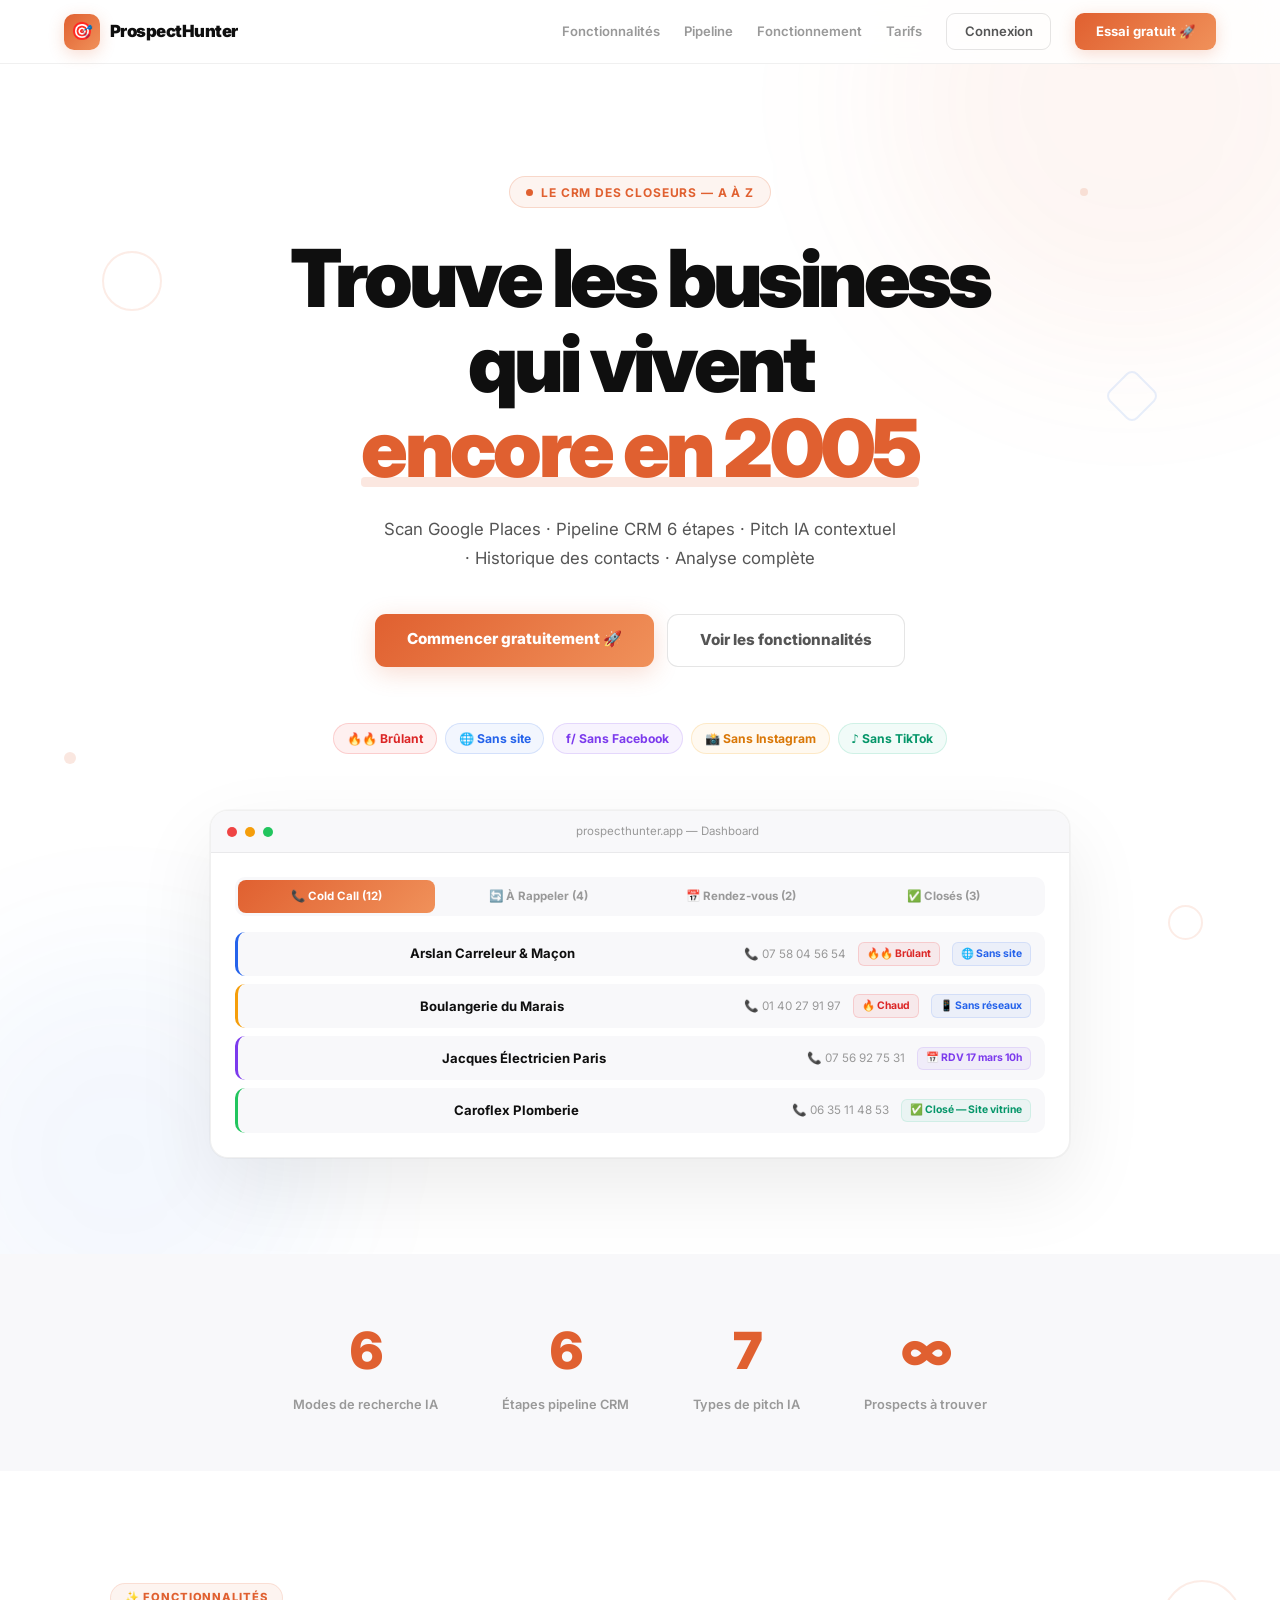
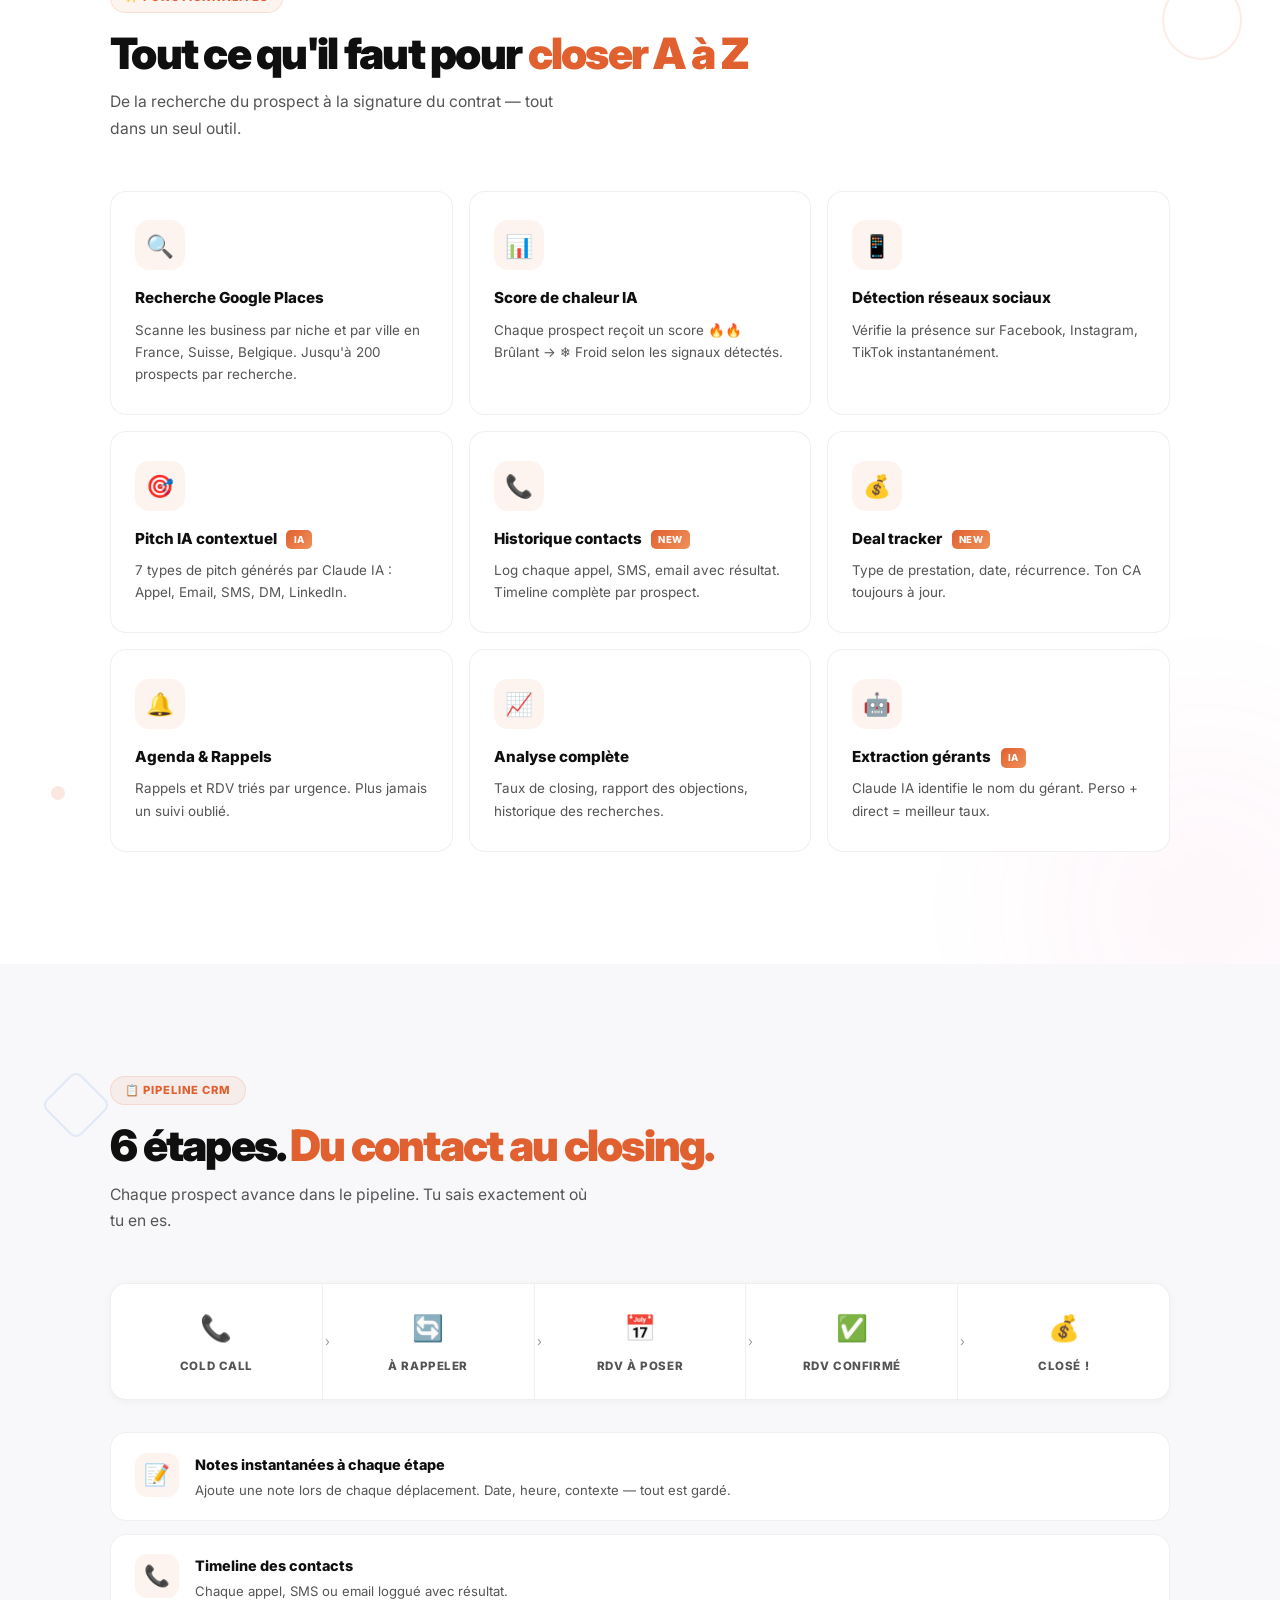
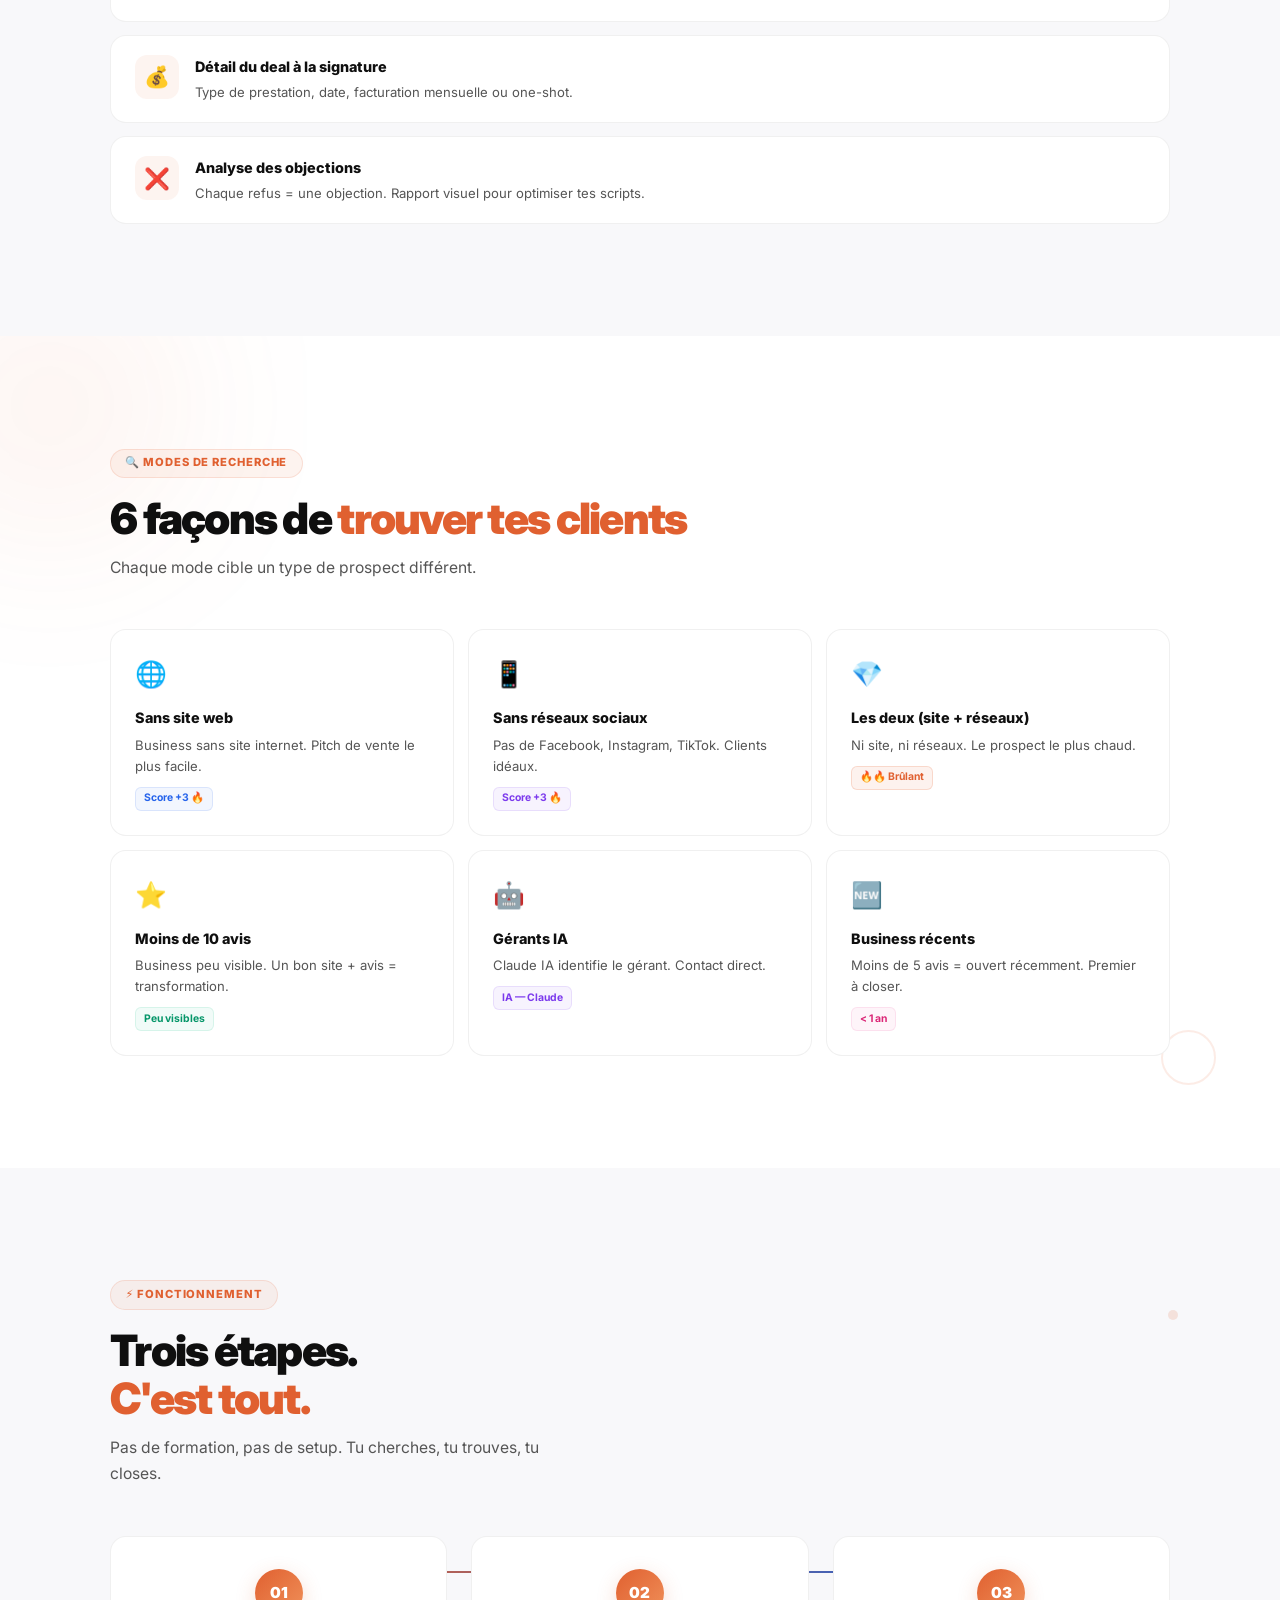
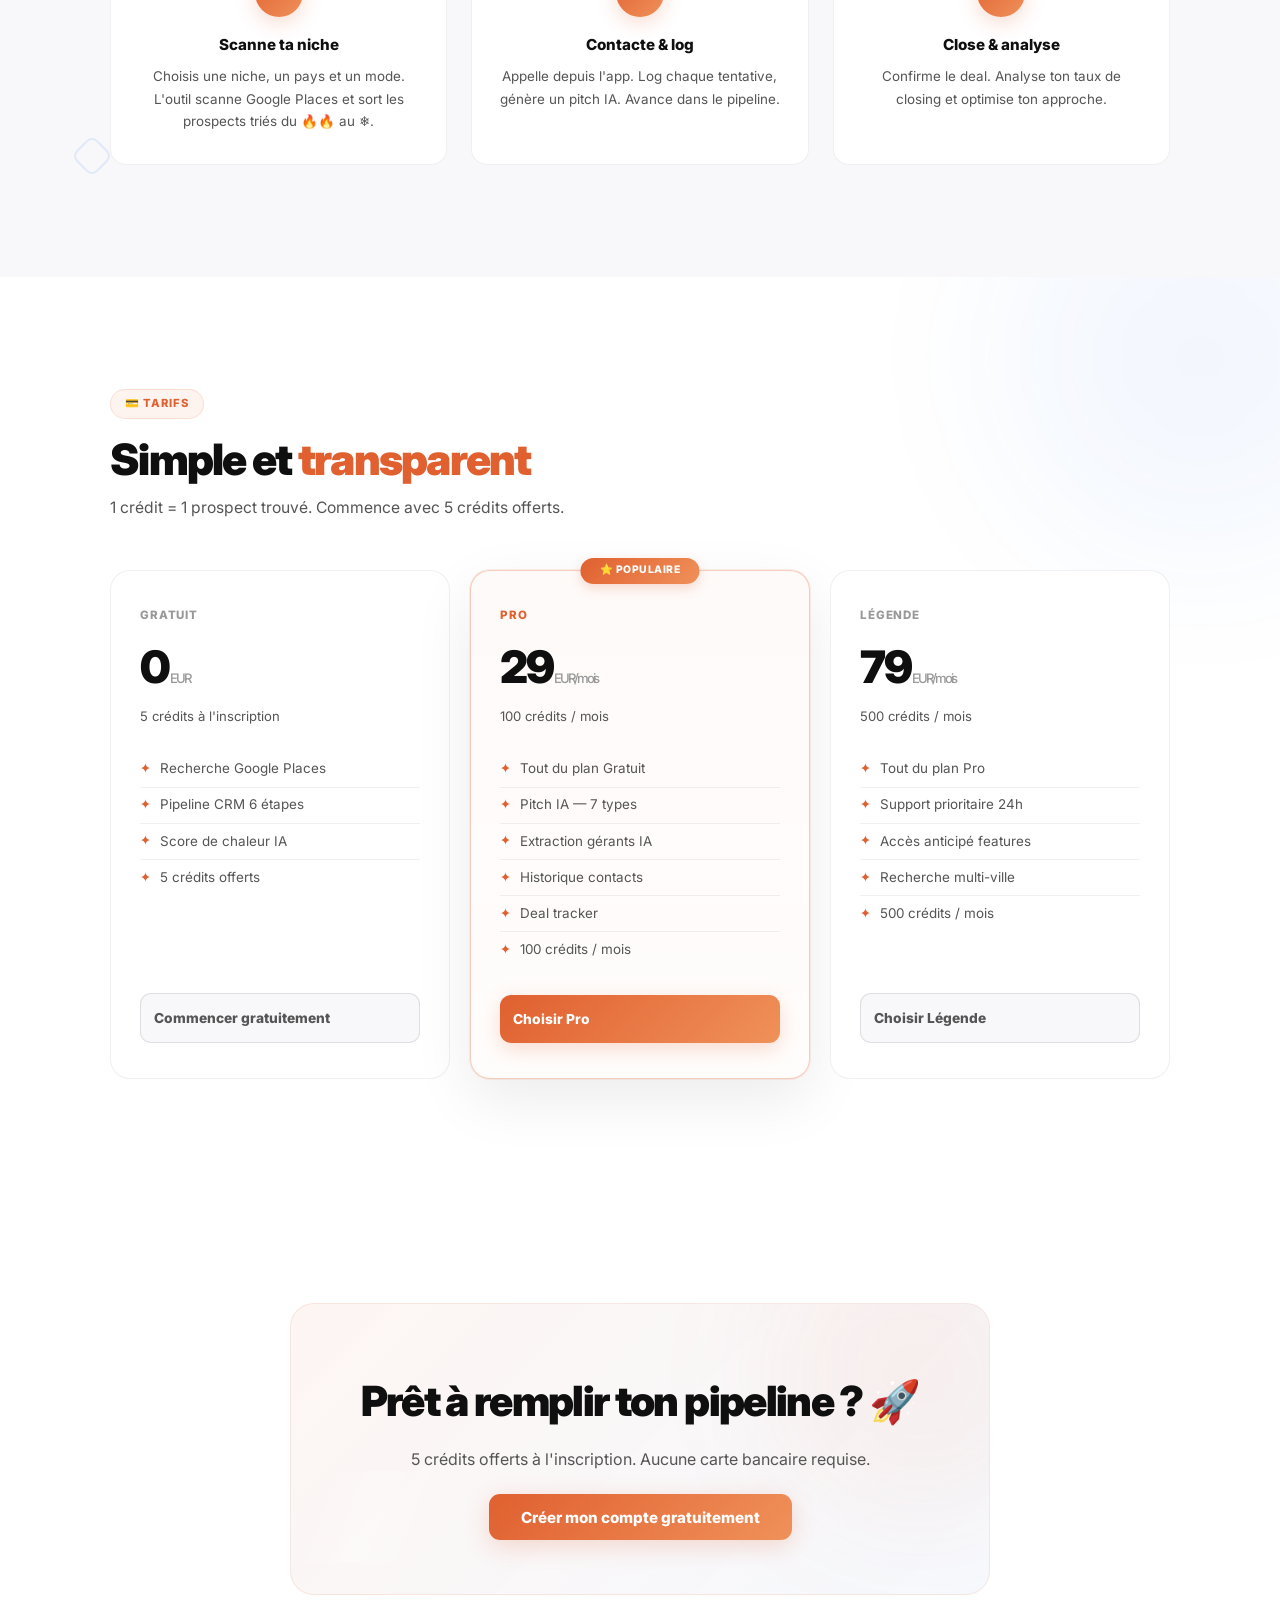
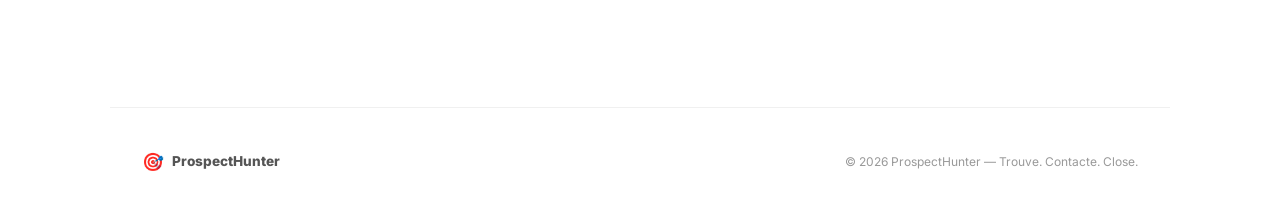
<file: public/landing.html>
<!DOCTYPE html>
<html lang="fr">
<head>
  <meta charset="UTF-8">
  <meta name="viewport" content="width=device-width, initial-scale=1.0">
  <title>ProspectHunter — Le CRM des closeurs</title>
  <meta name="description" content="Trouve les business sans site, sans réseaux. Pipeline CRM, Pitch IA, Historique contacts, Analyse complète.">
  <link rel="preconnect" href="https://fonts.googleapis.com">
  <link href="https://fonts.googleapis.com/css2?family=Inter:wght@400;500;600;700;800;900&display=swap" rel="stylesheet">
  <style>
    *,*::before,*::after{margin:0;padding:0;box-sizing:border-box}
    :root{
      --bg:#fff;--bg2:#f8f8fa;--text:#0f0f0f;--text2:#555;--muted:#999;
      --accent:#e06030;--accent2:#1863DC;
      --accent-light:rgba(224,96,48,.07);--accent-glow:rgba(224,96,48,.22);
      --border:rgba(0,0,0,.06);--border2:rgba(0,0,0,.1);
      --grad:linear-gradient(135deg,#e06030,#f0915a);
      --grad2:linear-gradient(135deg,#1863DC,#4f9cf7);
      --shadow-sm:0 2px 8px rgba(0,0,0,.04);--shadow-md:0 8px 30px rgba(0,0,0,.06);
      --shadow-lg:0 20px 60px rgba(0,0,0,.08);--radius:16px;
    }
    body{background:var(--bg);color:var(--text);font-family:'Inter',system-ui,sans-serif;min-height:100vh;line-height:1.6;-webkit-font-smoothing:antialiased;overflow-x:hidden}
    a{text-decoration:none;color:inherit}
    ::selection{background:rgba(224,96,48,.15)}

    /* ── DECORATIVE SHAPES ── */
    .shape{position:absolute;border-radius:50%;pointer-events:none;z-index:0;filter:blur(80px);opacity:.5}
    .shape-orange{background:rgba(224,96,48,.12)}
    .shape-blue{background:rgba(24,99,220,.1)}
    .shape-pink{background:rgba(236,72,153,.08)}

    /* ── NAV ── */
    nav{position:fixed;top:0;left:0;right:0;z-index:200;height:64px;padding:0 clamp(1rem,5vw,4rem);display:flex;align-items:center;background:rgba(255,255,255,.85);backdrop-filter:blur(20px) saturate(180%);border-bottom:1px solid var(--border);transition:all .3s}
    nav.scrolled{box-shadow:var(--shadow-md)}
    .nav-logo{display:flex;align-items:center;gap:.6rem}
    .nav-logo-icon{width:36px;height:36px;background:var(--grad);border-radius:10px;display:flex;align-items:center;justify-content:center;font-size:1.1rem;box-shadow:0 4px 16px var(--accent-glow)}
    .nav-logo-text{font-size:1.05rem;font-weight:900;letter-spacing:-.03em}
    .nav-links{margin-left:auto;display:flex;align-items:center;gap:1.5rem}
    .nav-link{font-size:.82rem;font-weight:600;color:var(--muted);transition:color .2s}
    .nav-link:hover{color:var(--text)}
    .nav-login{padding:.44rem 1.1rem;border-radius:9px;border:1.5px solid var(--border2);background:transparent;color:var(--text2);font-size:.82rem;font-weight:600;cursor:pointer;font-family:inherit;transition:all .2s}
    .nav-login:hover{border-color:var(--accent);color:var(--accent)}
    .nav-cta{padding:.48rem 1.3rem;border-radius:9px;background:var(--grad);color:#fff;font-size:.82rem;font-weight:700;border:none;cursor:pointer;font-family:inherit;transition:all .25s;box-shadow:0 4px 16px var(--accent-glow)}
    .nav-cta:hover{transform:translateY(-2px);box-shadow:0 8px 28px var(--accent-glow)}

    /* ── HERO ── */
    .hero{position:relative;z-index:1;padding:11rem 2rem 6rem;text-align:center;overflow:hidden}
    .hero .shape-1{width:500px;height:500px;top:-150px;right:-100px}
    .hero .shape-2{width:400px;height:400px;bottom:-100px;left:-80px}
    .hero-badge{display:inline-flex;align-items:center;gap:.5rem;padding:.35rem 1rem;border-radius:999px;background:var(--accent-light);border:1px solid rgba(224,96,48,.2);font-size:.75rem;font-weight:700;color:var(--accent);text-transform:uppercase;letter-spacing:.07em;margin-bottom:1.75rem}
    .hero-badge-dot{width:7px;height:7px;border-radius:50%;background:var(--accent);animation:pulse 2s infinite}
    @keyframes pulse{0%,100%{box-shadow:0 0 0 0 rgba(224,96,48,.5)}50%{box-shadow:0 0 0 8px rgba(224,96,48,0)}}
    .hero h1{font-size:clamp(2.8rem,6.5vw,5rem);font-weight:900;line-height:1.06;letter-spacing:-.045em;max-width:820px;margin:0 auto 1.5rem}
    .hero h1 .accent{color:var(--accent);position:relative;display:inline-block}
    .hero h1 .accent::after{content:'';position:absolute;bottom:.05em;left:0;right:0;height:.12em;background:rgba(224,96,48,.15);border-radius:4px;z-index:-1}
    .hero-sub{font-size:1.05rem;color:var(--text2);max-width:520px;margin:0 auto 2.5rem;line-height:1.75}
    .hero-actions{display:flex;gap:.8rem;justify-content:center;flex-wrap:wrap;margin-bottom:3.5rem}
    .btn-hero{padding:.85rem 2rem;border-radius:11px;font-size:.95rem;font-weight:800;cursor:pointer;font-family:inherit;transition:all .25s;position:relative;overflow:hidden}
    .btn-primary{background:var(--grad);color:#fff;border:none;box-shadow:0 6px 24px var(--accent-glow)}
    .btn-primary::after{content:'';position:absolute;top:-50%;left:-60%;width:40%;height:200%;background:linear-gradient(90deg,transparent,rgba(255,255,255,.25),transparent);transform:skewX(-20deg);transition:left .5s}
    .btn-primary:hover{transform:translateY(-3px);box-shadow:0 12px 40px var(--accent-glow)}
    .btn-primary:hover::after{left:130%}
    .btn-secondary{background:var(--bg);border:1.5px solid var(--border2);color:var(--text2)}
    .btn-secondary:hover{border-color:var(--accent);color:var(--accent);background:var(--accent-light)}

    .signal-row{display:flex;gap:.5rem;justify-content:center;flex-wrap:wrap;margin-bottom:3.5rem}
    .sig-pill{display:flex;align-items:center;gap:.3rem;padding:.3rem .8rem;border-radius:999px;font-size:.76rem;font-weight:700}
    .sig-hot{background:rgba(239,68,68,.08);border:1px solid rgba(239,68,68,.2);color:#dc2626}
    .sig-nosite{background:rgba(37,99,235,.06);border:1px solid rgba(37,99,235,.15);color:#2563eb}
    .sig-nofb{background:rgba(124,58,237,.06);border:1px solid rgba(124,58,237,.15);color:#7c3aed}
    .sig-noig{background:rgba(245,158,11,.06);border:1px solid rgba(245,158,11,.18);color:#d97706}
    .sig-notk{background:rgba(16,185,129,.06);border:1px solid rgba(16,185,129,.15);color:#059669}

    /* ── MOCK PREVIEW ── */
    .pipeline-preview{max-width:860px;margin:0 auto;background:#fff;border:1px solid var(--border);border-radius:18px;overflow:hidden;box-shadow:0 30px 80px rgba(0,0,0,.08),0 0 0 1px rgba(0,0,0,.03);transition:transform .6s cubic-bezier(.16,1,.3,1),box-shadow .6s}
    .pipeline-preview:hover{transform:translateY(-6px);box-shadow:0 40px 100px rgba(0,0,0,.12)}
    .preview-bar{height:42px;background:var(--bg2);border-bottom:1px solid var(--border);display:flex;align-items:center;padding:0 1rem;gap:.5rem}
    .preview-dot{width:10px;height:10px;border-radius:50%}.pd-red{background:#ef4444}.pd-yellow{background:#f59e0b}.pd-green{background:#22c55e}
    .preview-url{flex:1;text-align:center;font-size:.72rem;color:var(--muted)}
    .preview-body{padding:1.5rem}
    .preview-tabs{display:flex;gap:.3rem;background:var(--bg2);border-radius:10px;padding:3px;margin-bottom:1rem}
    .preview-tab{flex:1;text-align:center;padding:.45rem;border-radius:8px;font-size:.72rem;font-weight:700;color:var(--muted);transition:all .2s}
    .preview-tab.on{background:var(--grad);color:#fff}
    .preview-rows{display:flex;flex-direction:column;gap:.5rem}
    .preview-row{display:flex;align-items:center;gap:.75rem;background:var(--bg2);border-radius:10px;padding:.65rem .9rem;border-left:3px solid transparent;transition:all .4s cubic-bezier(.16,1,.3,1)}
    .preview-row:hover{transform:translateX(6px);box-shadow:var(--shadow-sm)}
    .preview-row:nth-child(1){border-left-color:#2563eb}.preview-row:nth-child(2){border-left-color:#f59e0b}.preview-row:nth-child(3){border-left-color:#7c3aed}.preview-row:nth-child(4){border-left-color:#22c55e}
    .preview-name{font-size:.82rem;font-weight:700;flex:1}.preview-phone{font-size:.73rem;color:var(--muted)}
    .preview-badge{font-size:.65rem;font-weight:700;padding:.15rem .5rem;border-radius:6px}
    .pb-hot{background:rgba(239,68,68,.08);color:#dc2626;border:1px solid rgba(239,68,68,.18)}
    .pb-site{background:rgba(37,99,235,.06);color:#2563eb;border:1px solid rgba(37,99,235,.12)}
    .pb-rdv{background:rgba(124,58,237,.06);color:#7c3aed;border:1px solid rgba(124,58,237,.12)}
    .pb-ok{background:rgba(16,185,129,.06);color:#059669;border:1px solid rgba(16,185,129,.12)}

    /* ── SECTIONS ── */
    section{padding:7rem 2rem;position:relative;z-index:1;overflow:hidden}
    .section-inner{max-width:1060px;margin:0 auto;position:relative;z-index:1}
    .section-alt{background:var(--bg2)}
    .section-badge{display:inline-flex;align-items:center;gap:.4rem;padding:.3rem .9rem;border-radius:999px;background:var(--accent-light);border:1px solid rgba(224,96,48,.15);font-size:.7rem;font-weight:800;color:var(--accent);text-transform:uppercase;letter-spacing:.08em;margin-bottom:1rem}
    .section-title{font-size:clamp(1.8rem,3.5vw,2.7rem);font-weight:900;line-height:1.12;letter-spacing:-.04em;margin-bottom:.75rem}
    .section-title .g{color:var(--accent)}
    .section-sub{font-size:.98rem;color:var(--text2);max-width:480px;line-height:1.7;margin-bottom:3rem}

    /* ── ILLUSTRATION SVG inline ── */
    .illust{position:absolute;z-index:0;pointer-events:none;opacity:.6}
    .illust svg{width:100%;height:100%}

    /* ── FEATURES GRID ── */
    .feat-grid{display:grid;grid-template-columns:repeat(3,1fr);gap:1rem}
    .feat-card{background:#fff;border:1px solid var(--border);border-radius:var(--radius);padding:1.8rem 1.5rem;transition:all .4s cubic-bezier(.16,1,.3,1);position:relative;overflow:hidden}
    .feat-card::after{content:'';position:absolute;top:0;left:0;right:0;height:3px;background:var(--grad);transform:scaleX(0);transform-origin:left;transition:transform .5s cubic-bezier(.16,1,.3,1)}
    .feat-card:hover{transform:translateY(-6px);box-shadow:var(--shadow-lg);border-color:rgba(224,96,48,.15)}
    .feat-card:hover::after{transform:scaleX(1)}
    .feat-icon{width:50px;height:50px;border-radius:14px;margin-bottom:1rem;display:flex;align-items:center;justify-content:center;font-size:1.4rem;background:var(--accent-light);transition:all .4s cubic-bezier(.16,1,.3,1)}
    .feat-card:hover .feat-icon{background:rgba(224,96,48,.14);transform:scale(1.1) rotate(-3deg)}
    .feat-card h3{font-size:.95rem;font-weight:800;margin-bottom:.5rem}
    .feat-card p{font-size:.84rem;color:var(--text2);line-height:1.65}
    .feat-new{display:inline-block;font-size:.6rem;font-weight:800;padding:.12rem .45rem;border-radius:5px;background:var(--grad);color:#fff;margin-left:.4rem;text-transform:uppercase;letter-spacing:.04em;vertical-align:middle}

    /* ── PIPELINE ── */
    .pipeline-stages{display:flex;gap:0;align-items:stretch;background:#fff;border:1px solid var(--border);border-radius:var(--radius);overflow:hidden;box-shadow:var(--shadow-sm)}
    .ps-stage{flex:1;padding:1.5rem 1rem;text-align:center;border-right:1px solid var(--border);position:relative;transition:all .3s}
    .ps-stage:last-child{border-right:none}
    .ps-stage:hover{background:var(--accent-light)}
    .ps-stage:hover .ps-icon{transform:scale(1.2)}
    .ps-arrow{position:absolute;right:-8px;top:50%;transform:translateY(-50%);font-size:.8rem;color:var(--muted);z-index:2}
    .ps-icon{font-size:1.6rem;margin-bottom:.5rem;transition:transform .3s cubic-bezier(.16,1,.3,1)}
    .ps-label{font-size:.72rem;font-weight:800;color:var(--text2);text-transform:uppercase;letter-spacing:.05em}

    /* ── MODES ── */
    .modes-grid{display:grid;grid-template-columns:repeat(3,1fr);gap:.85rem}
    .mode-card{background:#fff;border:1px solid var(--border);border-radius:var(--radius);padding:1.5rem;transition:all .4s cubic-bezier(.16,1,.3,1);cursor:default}
    .mode-card:hover{transform:translateY(-5px) scale(1.01);box-shadow:var(--shadow-lg);border-color:rgba(224,96,48,.18)}
    .mode-card-icon{font-size:1.6rem;margin-bottom:.7rem;transition:transform .3s}
    .mode-card:hover .mode-card-icon{transform:scale(1.15) rotate(-5deg)}
    .mode-card-title{font-size:.9rem;font-weight:800;margin-bottom:.35rem}
    .mode-card-desc{font-size:.82rem;color:var(--text2);line-height:1.6}
    .mode-tag{display:inline-block;font-size:.65rem;font-weight:700;padding:.18rem .5rem;border-radius:6px;margin-top:.6rem}
    .tag-orange{background:rgba(224,96,48,.08);color:var(--accent);border:1px solid rgba(224,96,48,.18)}
    .tag-blue{background:rgba(37,99,235,.06);color:#2563eb;border:1px solid rgba(37,99,235,.12)}
    .tag-violet{background:rgba(124,58,237,.06);color:#7c3aed;border:1px solid rgba(124,58,237,.12)}
    .tag-green{background:rgba(16,185,129,.06);color:#059669;border:1px solid rgba(16,185,129,.12)}
    .tag-pink{background:rgba(236,72,153,.06);color:#db2777;border:1px solid rgba(236,72,153,.12)}

    /* ── STATS ── */
    .stats-row{display:flex;justify-content:center;gap:4rem;flex-wrap:wrap}
    .stat{text-align:center}
    .stat-num{font-size:3.2rem;font-weight:900;letter-spacing:-.05em;color:var(--accent)}
    .stat-label{font-size:.8rem;color:var(--muted);font-weight:600;margin-top:.2rem}

    /* ── CRM ── */
    .crm-list{display:flex;flex-direction:column;gap:.8rem}
    .crm-item{display:flex;align-items:flex-start;gap:1rem;background:#fff;border:1px solid var(--border);border-radius:var(--radius);padding:1.2rem 1.5rem;transition:all .4s cubic-bezier(.16,1,.3,1)}
    .crm-item:hover{transform:translateX(8px);box-shadow:var(--shadow-md);border-color:rgba(224,96,48,.12)}
    .crm-item-icon{width:44px;height:44px;border-radius:12px;flex-shrink:0;display:flex;align-items:center;justify-content:center;font-size:1.3rem;background:var(--accent-light);transition:transform .3s}
    .crm-item:hover .crm-item-icon{transform:scale(1.1) rotate(-3deg)}
    .crm-item-text h4{font-size:.9rem;font-weight:800;margin-bottom:.25rem}
    .crm-item-text p{font-size:.82rem;color:var(--text2);line-height:1.6}

    /* ── STEPS ── */
    .steps-row{display:grid;grid-template-columns:repeat(3,1fr);gap:1.5rem;position:relative}
    .steps-row::before{content:'';position:absolute;top:2.2rem;left:16%;right:16%;height:2px;background:linear-gradient(90deg,var(--accent),var(--accent2));border-radius:2px}
    .step-card{background:#fff;border:1px solid var(--border);border-radius:var(--radius);padding:2rem 1.5rem;text-align:center;transition:all .4s cubic-bezier(.16,1,.3,1)}
    .step-card:hover{transform:translateY(-6px);box-shadow:var(--shadow-lg)}
    .step-num{width:48px;height:48px;border-radius:50%;margin:0 auto 1rem;background:var(--grad);display:flex;align-items:center;justify-content:center;font-size:.95rem;font-weight:900;color:#fff;box-shadow:0 6px 20px var(--accent-glow);transition:transform .3s}
    .step-card:hover .step-num{transform:scale(1.15)}
    .step-card h3{font-size:.95rem;font-weight:800;margin-bottom:.5rem}
    .step-card p{font-size:.84rem;color:var(--text2);line-height:1.65}

    /* ── PRICING ── */
    .pricing-grid{display:grid;grid-template-columns:repeat(3,1fr);gap:1.25rem}
    .price-card{background:#fff;border:1px solid var(--border);border-radius:20px;padding:2.2rem 1.8rem;display:flex;flex-direction:column;position:relative;transition:all .4s cubic-bezier(.16,1,.3,1)}
    .price-card:hover{transform:translateY(-6px);box-shadow:0 30px 80px rgba(0,0,0,.1)}
    .price-card.featured{border-color:rgba(224,96,48,.3);background:linear-gradient(180deg,rgba(224,96,48,.03),rgba(255,138,80,.02));box-shadow:0 0 0 1px rgba(224,96,48,.1),var(--shadow-lg)}
    .price-featured-tag{position:absolute;top:-13px;left:50%;transform:translateX(-50%);background:var(--grad);color:#fff;font-size:.65rem;font-weight:800;padding:.3rem 1.2rem;border-radius:999px;white-space:nowrap;text-transform:uppercase;letter-spacing:.05em;box-shadow:0 4px 12px var(--accent-glow)}
    .price-plan{font-size:.72rem;font-weight:800;text-transform:uppercase;letter-spacing:.08em;color:var(--muted);margin-bottom:.5rem}
    .price-plan.g{color:var(--accent)}
    .price-amount{font-size:2.8rem;font-weight:900;letter-spacing:-.05em;margin-bottom:.15rem}
    .price-amount small{font-size:.82rem;font-weight:500;color:var(--muted)}
    .price-desc{font-size:.82rem;color:var(--text2);margin-bottom:1.5rem}
    .price-features{list-style:none;flex:1;margin-bottom:1.75rem}
    .price-features li{padding:.42rem 0;font-size:.84rem;color:var(--text2);display:flex;align-items:center;gap:.55rem;border-bottom:1px solid var(--border)}
    .price-features li:last-child{border-bottom:none}
    .price-check{color:var(--accent);font-size:.85rem;flex-shrink:0}
    .price-btn{width:100%;padding:.8rem;border-radius:11px;font-size:.86rem;font-weight:800;cursor:pointer;border:none;font-family:inherit;transition:all .25s}
    .price-btn-outline{background:var(--bg2);border:1.5px solid var(--border2);color:var(--text2)}
    .price-btn-outline:hover{border-color:var(--accent);color:var(--accent);background:var(--accent-light)}
    .price-btn-filled{background:var(--grad);color:#fff;box-shadow:0 6px 20px var(--accent-glow)}
    .price-btn-filled:hover{transform:translateY(-2px);box-shadow:0 10px 32px var(--accent-glow)}

    /* ── CTA ── */
    .cta-section{text-align:center}
    .cta-inner{max-width:700px;margin:0 auto;background:linear-gradient(135deg,rgba(224,96,48,.06),rgba(24,99,220,.04));border:1px solid rgba(224,96,48,.12);border-radius:24px;padding:4rem 3rem;position:relative;overflow:hidden}
    .cta-inner::before{content:'';position:absolute;width:300px;height:300px;border-radius:50%;background:rgba(224,96,48,.06);top:-80px;right:-80px;filter:blur(60px)}
    .cta-inner h2{font-size:clamp(1.8rem,3.5vw,2.6rem);font-weight:900;letter-spacing:-.04em;margin-bottom:.75rem;position:relative}
    .cta-inner p{font-size:1rem;color:var(--text2);margin-bottom:2rem;position:relative}

    /* ── FOOTER ── */
    footer{padding:2.5rem 2rem;border-top:1px solid var(--border);position:relative;z-index:1;display:flex;align-items:center;justify-content:space-between;flex-wrap:wrap;gap:1rem;max-width:1060px;margin:0 auto}
    .footer-logo{display:flex;align-items:center;gap:.5rem}
    .footer-logo-icon{font-size:1.1rem}
    .footer-logo-text{font-size:.85rem;font-weight:800;color:var(--text2)}
    footer p{font-size:.75rem;color:var(--muted)}

    /* ── FLOATING DECORATIONS ── */
    .float-el{position:absolute;pointer-events:none;z-index:0}
    .float-circle{border-radius:50%;border:2px solid rgba(224,96,48,.12)}
    .float-square{border-radius:8px;border:2px solid rgba(24,99,220,.1);transform:rotate(45deg)}
    .float-dot{border-radius:50%;background:var(--accent);opacity:.15}
    @keyframes floatY{0%,100%{transform:translateY(0)}50%{transform:translateY(-12px)}}
    @keyframes floatR{0%,100%{transform:rotate(0deg)}50%{transform:rotate(8deg)}}
    .anim-float{animation:floatY 4s ease-in-out infinite}
    .anim-float-slow{animation:floatY 6s ease-in-out infinite}
    .anim-rotate{animation:floatR 8s ease-in-out infinite}

    /* ── SCROLL ANIMATIONS ── */
    .reveal{opacity:0;transform:translateY(35px);transition:opacity .8s cubic-bezier(.16,1,.3,1),transform .8s cubic-bezier(.16,1,.3,1)}
    .reveal.visible{opacity:1;transform:translateY(0)}
    .reveal-left{opacity:0;transform:translateX(-40px);transition:opacity .8s cubic-bezier(.16,1,.3,1),transform .8s cubic-bezier(.16,1,.3,1)}
    .reveal-left.visible{opacity:1;transform:translateX(0)}
    .reveal-right{opacity:0;transform:translateX(40px);transition:opacity .8s cubic-bezier(.16,1,.3,1),transform .8s cubic-bezier(.16,1,.3,1)}
    .reveal-right.visible{opacity:1;transform:translateX(0)}
    .reveal-scale{opacity:0;transform:scale(.92);transition:opacity .8s cubic-bezier(.16,1,.3,1),transform .8s cubic-bezier(.16,1,.3,1)}
    .reveal-scale.visible{opacity:1;transform:scale(1)}
    .stagger>*{opacity:0;transform:translateY(25px);transition:opacity .6s cubic-bezier(.16,1,.3,1),transform .6s cubic-bezier(.16,1,.3,1)}
    .stagger.visible>*{opacity:1;transform:translateY(0)}
    .stagger.visible>*:nth-child(1){transition-delay:.05s}
    .stagger.visible>*:nth-child(2){transition-delay:.1s}
    .stagger.visible>*:nth-child(3){transition-delay:.15s}
    .stagger.visible>*:nth-child(4){transition-delay:.2s}
    .stagger.visible>*:nth-child(5){transition-delay:.25s}
    .stagger.visible>*:nth-child(6){transition-delay:.3s}
    .stagger.visible>*:nth-child(7){transition-delay:.35s}
    .stagger.visible>*:nth-child(8){transition-delay:.4s}
    .stagger.visible>*:nth-child(9){transition-delay:.45s}

    @keyframes heroIn{from{opacity:0;transform:translateY(28px)}to{opacity:1;transform:translateY(0)}}
    .ha{animation:heroIn .8s cubic-bezier(.16,1,.3,1) both}
    .ha1{animation-delay:.1s}.ha2{animation-delay:.2s}.ha3{animation-delay:.3s}.ha4{animation-delay:.4s}.ha5{animation-delay:.55s}

    /* ── RESPONSIVE ── */
    @media(max-width:900px){.feat-grid{grid-template-columns:1fr 1fr}.modes-grid{grid-template-columns:1fr 1fr}.steps-row{grid-template-columns:1fr;gap:1rem}.steps-row::before{display:none}.pricing-grid{grid-template-columns:1fr;max-width:400px;margin:0 auto}.pipeline-stages{flex-wrap:wrap}.ps-stage{flex-basis:50%}.stats-row{gap:2rem}.float-el{display:none}}
    @media(max-width:640px){.feat-grid{grid-template-columns:1fr}.modes-grid{grid-template-columns:1fr}.hero{padding:8rem 1.25rem 3.5rem}section{padding:5rem 1.25rem}.nav-link{display:none}.cta-inner{padding:2.5rem 1.5rem}.preview-row .preview-phone{display:none}}
  </style>
</head>
<body>

<!-- ── NAV ── -->
<nav id="nav">
  <a class="nav-logo" href="/"><div class="nav-logo-icon">🎯</div><span class="nav-logo-text">ProspectHunter</span></a>
  <div class="nav-links">
    <a class="nav-link" href="#features">Fonctionnalités</a>
    <a class="nav-link" href="#pipeline">Pipeline</a>
    <a class="nav-link" href="#how">Fonctionnement</a>
    <a class="nav-link" href="#pricing">Tarifs</a>
    <a class="nav-login" href="/login">Connexion</a>
    <a class="nav-cta" href="/login?tab=register">Essai gratuit 🚀</a>
  </div>
</nav>

<!-- ── HERO ── -->
<section class="hero">
  <!-- Decorative shapes -->
  <div class="shape shape-orange shape-1" style="width:500px;height:500px;top:-150px;right:-100px"></div>
  <div class="shape shape-blue shape-2" style="width:400px;height:400px;bottom:-100px;left:-80px"></div>
  <div class="float-el float-circle anim-float" style="width:60px;height:60px;top:20%;left:8%"></div>
  <div class="float-el float-square anim-float-slow" style="width:40px;height:40px;top:30%;right:10%"></div>
  <div class="float-el float-dot anim-float" style="width:12px;height:12px;top:60%;left:5%;animation-delay:1s"></div>
  <div class="float-el float-dot anim-float-slow" style="width:8px;height:8px;top:15%;right:15%;animation-delay:.5s"></div>
  <div class="float-el float-circle anim-rotate" style="width:35px;height:35px;bottom:25%;right:6%"></div>

  <div class="hero-badge ha"><div class="hero-badge-dot"></div>Le CRM des closeurs — A à Z</div>
  <h1 class="ha ha1">Trouve les business qui vivent<br><span class="accent">encore en 2005</span></h1>
  <p class="hero-sub ha ha2">Scan Google Places · Pipeline CRM 6 étapes · Pitch IA contextuel · Historique des contacts · Analyse complète</p>
  <div class="hero-actions ha ha3">
    <a class="btn-hero btn-primary" href="/login?tab=register">Commencer gratuitement 🚀</a>
    <a class="btn-hero btn-secondary" href="#features">Voir les fonctionnalités</a>
  </div>
  <div class="signal-row ha ha4">
    <span class="sig-pill sig-hot">🔥🔥 Brûlant</span>
    <span class="sig-pill sig-nosite">🌐 Sans site</span>
    <span class="sig-pill sig-nofb">f/ Sans Facebook</span>
    <span class="sig-pill sig-noig">📸 Sans Instagram</span>
    <span class="sig-pill sig-notk">♪ Sans TikTok</span>
  </div>

  <div class="pipeline-preview ha ha5">
    <div class="preview-bar"><div class="preview-dot pd-red"></div><div class="preview-dot pd-yellow"></div><div class="preview-dot pd-green"></div><div class="preview-url">prospecthunter.app — Dashboard</div></div>
    <div class="preview-body">
      <div class="preview-tabs"><div class="preview-tab on">📞 Cold Call (12)</div><div class="preview-tab">🔄 À Rappeler (4)</div><div class="preview-tab">📅 Rendez-vous (2)</div><div class="preview-tab">✅ Closés (3)</div></div>
      <div class="preview-rows">
        <div class="preview-row"><div class="preview-name">Arslan Carreleur & Maçon</div><div class="preview-phone">📞 07 58 04 56 54</div><span class="preview-badge pb-hot">🔥🔥 Brûlant</span><span class="preview-badge pb-site">🌐 Sans site</span></div>
        <div class="preview-row"><div class="preview-name">Boulangerie du Marais</div><div class="preview-phone">📞 01 40 27 91 97</div><span class="preview-badge pb-hot">🔥 Chaud</span><span class="preview-badge pb-site">📱 Sans réseaux</span></div>
        <div class="preview-row"><div class="preview-name">Jacques Électricien Paris</div><div class="preview-phone">📞 07 56 92 75 31</div><span class="preview-badge pb-rdv">📅 RDV 17 mars 10h</span></div>
        <div class="preview-row"><div class="preview-name">Caroflex Plomberie</div><div class="preview-phone">📞 06 35 11 48 53</div><span class="preview-badge pb-ok">✅ Closé — Site vitrine</span></div>
      </div>
    </div>
  </div>
</section>

<!-- ── STATS ── -->
<section class="section-alt" style="padding:3.5rem 2rem">
  <div class="section-inner">
    <div class="stats-row reveal stagger">
      <div class="stat"><div class="stat-num" data-target="6">0</div><div class="stat-label">Modes de recherche IA</div></div>
      <div class="stat"><div class="stat-num" data-target="6">0</div><div class="stat-label">Étapes pipeline CRM</div></div>
      <div class="stat"><div class="stat-num" data-target="7">0</div><div class="stat-label">Types de pitch IA</div></div>
      <div class="stat"><div class="stat-num">∞</div><div class="stat-label">Prospects à trouver</div></div>
    </div>
  </div>
</section>

<!-- ── FEATURES ── -->
<section id="features">
  <!-- Decorative -->
  <div class="float-el float-circle anim-float" style="width:80px;height:80px;top:10%;right:3%"></div>
  <div class="float-el float-dot anim-float-slow" style="width:14px;height:14px;bottom:15%;left:4%;animation-delay:.8s"></div>
  <div class="shape shape-pink" style="width:350px;height:350px;bottom:-120px;right:-100px"></div>

  <div class="section-inner">
    <div class="section-badge reveal">✨ Fonctionnalités</div>
    <h2 class="section-title reveal">Tout ce qu'il faut pour <span class="g">closer A à Z</span></h2>
    <p class="section-sub reveal">De la recherche du prospect à la signature du contrat — tout dans un seul outil.</p>
    <div class="feat-grid reveal stagger">
      <div class="feat-card"><div class="feat-icon">🔍</div><h3>Recherche Google Places</h3><p>Scanne les business par niche et par ville en France, Suisse, Belgique. Jusqu'à 200 prospects par recherche.</p></div>
      <div class="feat-card"><div class="feat-icon">📊</div><h3>Score de chaleur IA</h3><p>Chaque prospect reçoit un score 🔥🔥 Brûlant → ❄️ Froid selon les signaux détectés.</p></div>
      <div class="feat-card"><div class="feat-icon">📱</div><h3>Détection réseaux sociaux</h3><p>Vérifie la présence sur Facebook, Instagram, TikTok instantanément.</p></div>
      <div class="feat-card"><div class="feat-icon">🎯</div><h3>Pitch IA contextuel <span class="feat-new">IA</span></h3><p>7 types de pitch générés par Claude IA : Appel, Email, SMS, DM, LinkedIn.</p></div>
      <div class="feat-card"><div class="feat-icon">📞</div><h3>Historique contacts <span class="feat-new">NEW</span></h3><p>Log chaque appel, SMS, email avec résultat. Timeline complète par prospect.</p></div>
      <div class="feat-card"><div class="feat-icon">💰</div><h3>Deal tracker <span class="feat-new">NEW</span></h3><p>Type de prestation, date, récurrence. Ton CA toujours à jour.</p></div>
      <div class="feat-card"><div class="feat-icon">🔔</div><h3>Agenda & Rappels</h3><p>Rappels et RDV triés par urgence. Plus jamais un suivi oublié.</p></div>
      <div class="feat-card"><div class="feat-icon">📈</div><h3>Analyse complète</h3><p>Taux de closing, rapport des objections, historique des recherches.</p></div>
      <div class="feat-card"><div class="feat-icon">🤖</div><h3>Extraction gérants <span class="feat-new">IA</span></h3><p>Claude IA identifie le nom du gérant. Perso + direct = meilleur taux.</p></div>
    </div>
  </div>
</section>

<!-- ── PIPELINE ── -->
<section id="pipeline" class="section-alt">
  <div class="float-el float-square anim-rotate" style="width:50px;height:50px;top:12%;left:4%"></div>
  <div class="section-inner">
    <div class="section-badge reveal">📋 Pipeline CRM</div>
    <h2 class="section-title reveal">6 étapes. <span class="g">Du contact au closing.</span></h2>
    <p class="section-sub reveal">Chaque prospect avance dans le pipeline. Tu sais exactement où tu en es.</p>
    <div class="pipeline-stages reveal-scale stagger">
      <div class="ps-stage"><div class="ps-icon">📞</div><div class="ps-label">Cold Call</div><div class="ps-arrow">›</div></div>
      <div class="ps-stage"><div class="ps-icon">🔄</div><div class="ps-label">À Rappeler</div><div class="ps-arrow">›</div></div>
      <div class="ps-stage"><div class="ps-icon">📅</div><div class="ps-label">RDV à poser</div><div class="ps-arrow">›</div></div>
      <div class="ps-stage"><div class="ps-icon">✅</div><div class="ps-label">RDV Confirmé</div><div class="ps-arrow">›</div></div>
      <div class="ps-stage"><div class="ps-icon">💰</div><div class="ps-label">CLOSÉ !</div></div>
    </div>
    <div style="margin-top:2rem">
      <div class="crm-list reveal stagger">
        <div class="crm-item"><div class="crm-item-icon">📝</div><div class="crm-item-text"><h4>Notes instantanées à chaque étape</h4><p>Ajoute une note lors de chaque déplacement. Date, heure, contexte — tout est gardé.</p></div></div>
        <div class="crm-item"><div class="crm-item-icon">📞</div><div class="crm-item-text"><h4>Timeline des contacts</h4><p>Chaque appel, SMS ou email loggué avec résultat.</p></div></div>
        <div class="crm-item"><div class="crm-item-icon">💰</div><div class="crm-item-text"><h4>Détail du deal à la signature</h4><p>Type de prestation, date, facturation mensuelle ou one-shot.</p></div></div>
        <div class="crm-item"><div class="crm-item-icon">❌</div><div class="crm-item-text"><h4>Analyse des objections</h4><p>Chaque refus = une objection. Rapport visuel pour optimiser tes scripts.</p></div></div>
      </div>
    </div>
  </div>
</section>

<!-- ── SEARCH MODES ── -->
<section>
  <div class="float-el float-circle anim-float-slow" style="width:55px;height:55px;bottom:10%;right:5%"></div>
  <div class="shape shape-orange" style="width:300px;height:300px;top:-80px;left:-100px"></div>
  <div class="section-inner">
    <div class="section-badge reveal">🔍 Modes de recherche</div>
    <h2 class="section-title reveal">6 façons de <span class="g">trouver tes clients</span></h2>
    <p class="section-sub reveal">Chaque mode cible un type de prospect différent.</p>
    <div class="modes-grid reveal stagger">
      <div class="mode-card"><div class="mode-card-icon">🌐</div><div class="mode-card-title">Sans site web</div><div class="mode-card-desc">Business sans site internet. Pitch de vente le plus facile.</div><span class="mode-tag tag-blue">Score +3 🔥</span></div>
      <div class="mode-card"><div class="mode-card-icon">📱</div><div class="mode-card-title">Sans réseaux sociaux</div><div class="mode-card-desc">Pas de Facebook, Instagram, TikTok. Clients idéaux.</div><span class="mode-tag tag-violet">Score +3 🔥</span></div>
      <div class="mode-card"><div class="mode-card-icon">💎</div><div class="mode-card-title">Les deux (site + réseaux)</div><div class="mode-card-desc">Ni site, ni réseaux. Le prospect le plus chaud.</div><span class="mode-tag tag-orange">🔥🔥 Brûlant</span></div>
      <div class="mode-card"><div class="mode-card-icon">⭐</div><div class="mode-card-title">Moins de 10 avis</div><div class="mode-card-desc">Business peu visible. Un bon site + avis = transformation.</div><span class="mode-tag tag-green">Peu visibles</span></div>
      <div class="mode-card"><div class="mode-card-icon">🤖</div><div class="mode-card-title">Gérants IA</div><div class="mode-card-desc">Claude IA identifie le gérant. Contact direct.</div><span class="mode-tag tag-violet">IA — Claude</span></div>
      <div class="mode-card"><div class="mode-card-icon">🆕</div><div class="mode-card-title">Business récents</div><div class="mode-card-desc">Moins de 5 avis = ouvert récemment. Premier à closer.</div><span class="mode-tag tag-pink">< 1 an</span></div>
    </div>
  </div>
</section>

<!-- ── HOW IT WORKS ── -->
<section id="how" class="section-alt">
  <div class="float-el float-dot anim-float" style="width:10px;height:10px;top:20%;right:8%"></div>
  <div class="float-el float-square anim-float-slow" style="width:30px;height:30px;bottom:15%;left:6%"></div>
  <div class="section-inner">
    <div class="section-badge reveal">⚡ Fonctionnement</div>
    <h2 class="section-title reveal">Trois étapes.<br><span class="g">C'est tout.</span></h2>
    <p class="section-sub reveal">Pas de formation, pas de setup. Tu cherches, tu trouves, tu closes.</p>
    <div class="steps-row reveal stagger">
      <div class="step-card"><div class="step-num">01</div><h3>Scanne ta niche</h3><p>Choisis une niche, un pays et un mode. L'outil scanne Google Places et sort les prospects triés du 🔥🔥 au ❄️.</p></div>
      <div class="step-card"><div class="step-num">02</div><h3>Contacte & log</h3><p>Appelle depuis l'app. Log chaque tentative, génère un pitch IA. Avance dans le pipeline.</p></div>
      <div class="step-card"><div class="step-num">03</div><h3>Close & analyse</h3><p>Confirme le deal. Analyse ton taux de closing et optimise ton approche.</p></div>
    </div>
  </div>
</section>

<!-- ── PRICING ── -->
<section id="pricing">
  <div class="shape shape-blue" style="width:400px;height:400px;top:-120px;right:-120px"></div>
  <div class="section-inner">
    <div class="section-badge reveal">💳 Tarifs</div>
    <h2 class="section-title reveal">Simple et <span class="g">transparent</span></h2>
    <p class="section-sub reveal">1 crédit = 1 prospect trouvé. Commence avec 5 crédits offerts.</p>
    <div class="pricing-grid reveal stagger">
      <div class="price-card">
        <div class="price-plan">Gratuit</div><div class="price-amount">0<small> EUR</small></div><div class="price-desc">5 crédits à l'inscription</div>
        <ul class="price-features"><li><span class="price-check">✦</span>Recherche Google Places</li><li><span class="price-check">✦</span>Pipeline CRM 6 étapes</li><li><span class="price-check">✦</span>Score de chaleur IA</li><li><span class="price-check">✦</span>5 crédits offerts</li></ul>
        <a class="price-btn price-btn-outline" href="/login?tab=register">Commencer gratuitement</a>
      </div>
      <div class="price-card featured">
        <div class="price-featured-tag">⭐ Populaire</div><div class="price-plan g">Pro</div><div class="price-amount">29<small> EUR/mois</small></div><div class="price-desc">100 crédits / mois</div>
        <ul class="price-features"><li><span class="price-check">✦</span>Tout du plan Gratuit</li><li><span class="price-check">✦</span>Pitch IA — 7 types</li><li><span class="price-check">✦</span>Extraction gérants IA</li><li><span class="price-check">✦</span>Historique contacts</li><li><span class="price-check">✦</span>Deal tracker</li><li><span class="price-check">✦</span>100 crédits / mois</li></ul>
        <a class="price-btn price-btn-filled" href="/login?tab=register">Choisir Pro</a>
      </div>
      <div class="price-card">
        <div class="price-plan">Légende</div><div class="price-amount">79<small> EUR/mois</small></div><div class="price-desc">500 crédits / mois</div>
        <ul class="price-features"><li><span class="price-check">✦</span>Tout du plan Pro</li><li><span class="price-check">✦</span>Support prioritaire 24h</li><li><span class="price-check">✦</span>Accès anticipé features</li><li><span class="price-check">✦</span>Recherche multi-ville</li><li><span class="price-check">✦</span>500 crédits / mois</li></ul>
        <a class="price-btn price-btn-outline" href="/login?tab=register">Choisir Légende</a>
      </div>
    </div>
  </div>
</section>

<!-- ── CTA ── -->
<section class="cta-section">
  <div class="section-inner">
    <div class="cta-inner reveal-scale">
      <h2>Prêt à remplir ton pipeline ? 🚀</h2>
      <p>5 crédits offerts à l'inscription. Aucune carte bancaire requise.</p>
      <a class="btn-hero btn-primary" href="/login?tab=register">Créer mon compte gratuitement</a>
    </div>
  </div>
</section>

<footer>
  <div class="footer-logo"><span class="footer-logo-icon">🎯</span><span class="footer-logo-text">ProspectHunter</span></div>
  <p>&copy; 2026 ProspectHunter — Trouve. Contacte. Close.</p>
</footer>

<script>
// ── Nav scroll ──
const nav=document.getElementById('nav');
window.addEventListener('scroll',()=>nav.classList.toggle('scrolled',scrollY>30),{passive:true});

// ── Redirect if logged in ──
if(localStorage.getItem('ph_token')){
  document.querySelectorAll('.nav-cta').forEach(e=>{e.href='/app';e.textContent="Ouvrir l'app 🎯"});
  document.querySelectorAll('.nav-login').forEach(e=>e.style.display='none');
}

// ── Scroll reveal (multiple types) ──
const revealObs=new IntersectionObserver(entries=>{
  entries.forEach(e=>{if(e.isIntersecting){e.target.classList.add('visible');revealObs.unobserve(e.target)}})
},{threshold:.08,rootMargin:'0px 0px -50px 0px'});
document.querySelectorAll('.reveal,.reveal-left,.reveal-right,.reveal-scale,.stagger').forEach(el=>revealObs.observe(el));

// ── Animated counters ──
const counterObs=new IntersectionObserver(entries=>{
  entries.forEach(e=>{
    if(!e.isIntersecting)return;
    const el=e.target;
    const target=parseInt(el.dataset.target);
    if(isNaN(target))return;
    let current=0;
    const step=Math.max(1,Math.floor(target/30));
    const interval=setInterval(()=>{
      current+=step;
      if(current>=target){current=target;clearInterval(interval)}
      el.textContent=current;
    },40);
    counterObs.unobserve(el);
  })
},{threshold:.5});
document.querySelectorAll('.stat-num[data-target]').forEach(el=>counterObs.observe(el));

// ── Smooth scroll ──
document.querySelectorAll('a[href^="#"]').forEach(a=>{
  a.addEventListener('click',e=>{
    e.preventDefault();
    const t=document.querySelector(a.getAttribute('href'));
    if(t)t.scrollIntoView({behavior:'smooth',block:'start'})
  })
});

// ── Parallax floating elements ──
let ticking=false;
window.addEventListener('scroll',()=>{
  if(!ticking){
    requestAnimationFrame(()=>{
      const y=window.scrollY;
      document.querySelectorAll('.float-el').forEach((el,i)=>{
        const speed=(i%2===0)?-.02:.015;
        el.style.transform=`translateY(${y*speed}px) ${el.classList.contains('float-square')?'rotate('+(45+y*.02)+'deg)':''}`;
      });
      // Move shapes slowly
      document.querySelectorAll('.shape').forEach((el,i)=>{
        el.style.transform=`translateY(${y*(i%2===0?-.01:.008)}px)`;
      });
      ticking=false;
    });
    ticking=true;
  }
},{passive:true});
</script>
</body>
</html>
</file>
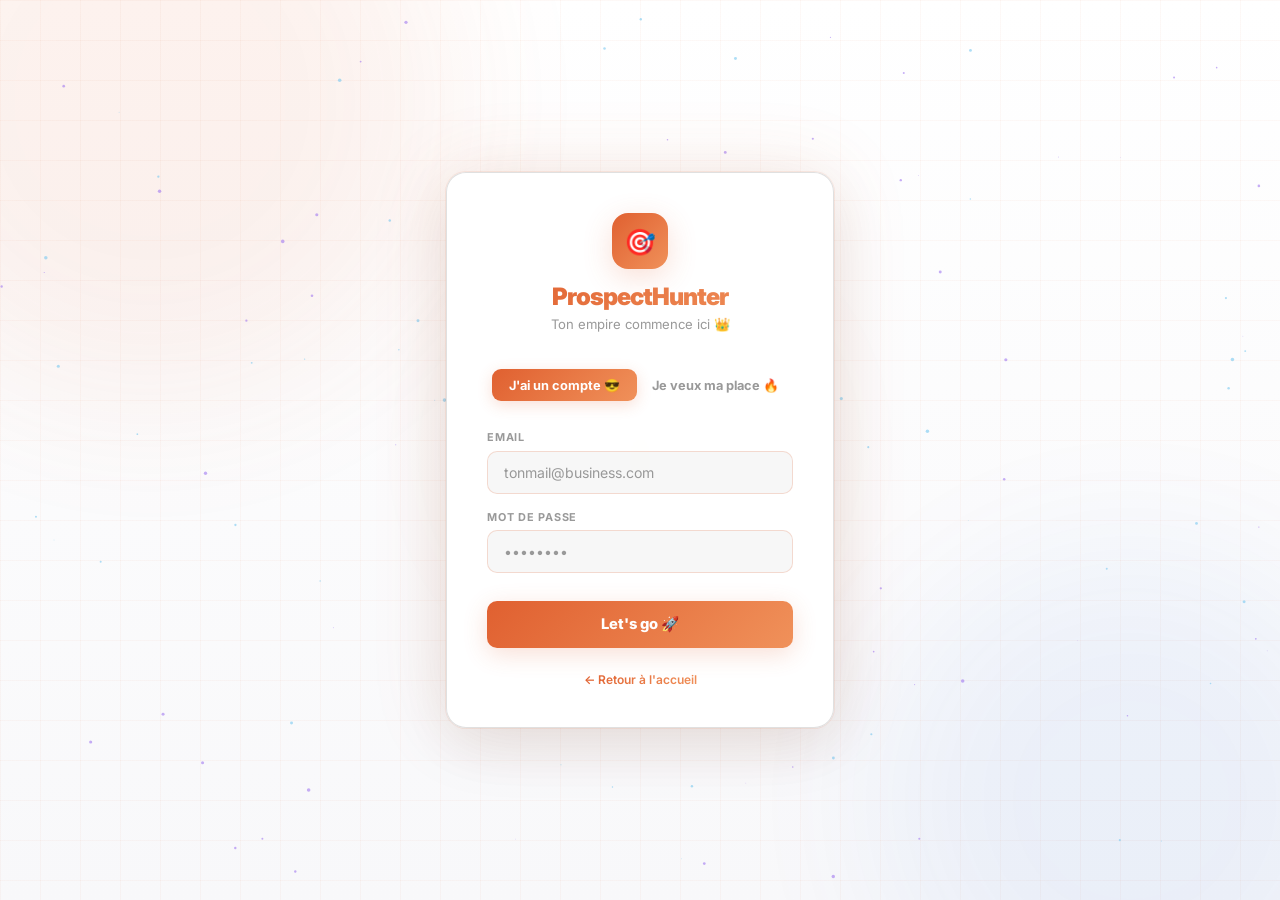
<file: public/login.html>
<!DOCTYPE html>
<html lang="fr">
<head>
  <meta charset="UTF-8">
  <meta name="viewport" content="width=device-width, initial-scale=1.0">
  <title>ProspectHunter — Connexion</title>
  <link href="https://fonts.googleapis.com/css2?family=Inter:wght@400;500;600;700;800;900&display=swap" rel="stylesheet">
  <style>
    *, *::before, *::after { margin: 0; padding: 0; box-sizing: border-box; }
    :root {
      --bg: #ffffff;
      --grad: linear-gradient(135deg, #e06030 0%, #f0915a 100%);
      --grad2: linear-gradient(135deg, #1863DC 0%, #4f9cf7 100%);
      --glow: rgba(224,96,48,.2);
      --text: #0f0f0f;
      --text2: #555555;
      --muted: #999999;
      --border: rgba(0,0,0,.08);
      --border2: rgba(0,0,0,.12);
    }

    body {
      background: var(--bg); color: var(--text);
      font-family: 'Inter', sans-serif;
      min-height: 100vh;
      display: flex; align-items: center; justify-content: center;
      overflow: hidden; position: relative;
      -webkit-font-smoothing: antialiased;
      background: linear-gradient(180deg, #fff 0%, #f8f8fa 100%);
    }

    /* ── ANIMATED BACKGROUND ── */
    .bg-orbs {
      position: fixed; inset: 0; pointer-events: none; z-index: 0;
    }
    .orb {
      position: absolute; border-radius: 50%; filter: blur(80px); opacity: .25;
      animation: drift 12s ease-in-out infinite alternate;
    }
    .orb-1 { width: 600px; height: 600px; background: #e06030; top: -200px; left: -150px; animation-delay: 0s; opacity: .08; }
    .orb-2 { width: 500px; height: 500px; background: #1863DC; bottom: -150px; right: -100px; animation-delay: -4s; opacity: .06; }
    .orb-3 { width: 300px; height: 300px; background: #f0915a; top: 50%; left: 50%; transform: translate(-50%,-50%); animation-delay: -8s; opacity: .06; }

    @keyframes drift {
      0%   { transform: translate(0, 0) scale(1); }
      100% { transform: translate(30px, 20px) scale(1.1); }
    }

    /* Grid overlay */
    body::before {
      content: '';
      position: fixed; inset: 0; z-index: 0;
      background-image:
        linear-gradient(rgba(224,96,48,.04) 1px, transparent 1px),
        linear-gradient(90deg, rgba(224,96,48,.04) 1px, transparent 1px);
      background-size: 40px 40px;
    }

    /* ── FLOATING PARTICLES ── */
    canvas#sparks { position: fixed; inset: 0; z-index: 0; pointer-events: none; }

    /* ── CARD ── */
    .login-wrap {
      position: relative; z-index: 10;
      width: 100%; max-width: 420px; padding: 1rem;
      animation: slideUp .6s cubic-bezier(.16,1,.3,1) both;
    }
    @keyframes slideUp {
      from { opacity: 0; transform: translateY(30px); }
      to   { opacity: 1; transform: translateY(0); }
    }

    .login-box {
      background: rgba(255, 255, 255, .92);
      border: 1px solid var(--border2);
      border-radius: 20px;
      padding: 2.5rem;
      backdrop-filter: blur(30px);
      box-shadow:
        0 0 0 1px rgba(224,96,48,.1),
        0 20px 60px rgba(0,0,0,.08),
        0 0 80px rgba(224,96,48,.12);
    }

    /* ── LOGO ── */
    .logo { text-align: center; margin-bottom: 2rem; }
    .logo-icon {
      width: 56px; height: 56px; margin: 0 auto .8rem;
      background: var(--grad); border-radius: 16px;
      display: flex; align-items: center; justify-content: center;
      font-size: 1.6rem;
      box-shadow: 0 8px 30px var(--glow);
      animation: pulse-logo 3s ease-in-out infinite;
    }
    @keyframes pulse-logo {
      0%, 100% { box-shadow: 0 8px 30px var(--glow); }
      50%       { box-shadow: 0 8px 50px rgba(224,96,48,.6); }
    }
    .logo h1 {
      font-size: 1.5rem; font-weight: 900; letter-spacing: -.04em;
      background: var(--grad);
      -webkit-background-clip: text; -webkit-text-fill-color: transparent; background-clip: text;
    }
    .logo p { color: var(--muted); font-size: .82rem; margin-top: .3rem; }

    /* ── TABS ── */
    .tabs {
      display: flex; gap: .4rem; margin-bottom: 1.5rem;
      background: rgba(255,255,255,.03); border-radius: 12px; padding: .3rem;
    }
    .tab {
      flex: 1; padding: .55rem; border: none; border-radius: 9px;
      background: transparent; color: var(--muted);
      font-size: .8rem; font-weight: 700; cursor: pointer; font-family: inherit;
      transition: all .2s; text-align: center;
    }
    .tab:hover { color: var(--text2); }
    .tab.on {
      background: var(--grad); color: #fff;
      box-shadow: 0 4px 15px var(--glow);
    }

    /* ── FORM ── */
    .form { display: none; }
    .form.on { display: block; }

    .field { margin-bottom: 1rem; }
    .field label {
      display: block; font-size: .68rem; font-weight: 700; color: var(--muted);
      text-transform: uppercase; letter-spacing: .07em; margin-bottom: .4rem;
    }
    .inp-wrap { position: relative; }
    .inp {
      width: 100%; background: rgba(0,0,0,.03);
      border: 1px solid rgba(224,96,48,.2);
      border-radius: 10px; padding: .75rem 1rem; color: var(--text);
      font-size: .88rem; outline: none; font-family: inherit;
      transition: all .2s;
    }
    .inp:focus {
      border-color: rgba(224,96,48,.6);
      box-shadow: 0 0 0 3px rgba(224,96,48,.1);
      background: rgba(224,96,48,.06);
    }
    .inp::placeholder { color: var(--muted); }

    /* ── BUTTON ── */
    .btn {
      width: 100%; padding: .9rem; margin-top: .75rem;
      background: var(--grad); color: #fff; border: none; border-radius: 10px;
      font-size: .92rem; font-weight: 800; cursor: pointer; font-family: inherit;
      transition: all .2s; position: relative; overflow: hidden;
      box-shadow: 0 6px 25px var(--glow);
    }
    .btn::before {
      content: ''; position: absolute; inset: 0;
      background: linear-gradient(rgba(255,255,255,.15), transparent);
      opacity: 0; transition: opacity .2s;
    }
    .btn:hover { transform: translateY(-1px); box-shadow: 0 10px 35px var(--glow); }
    .btn:hover::before { opacity: 1; }
    .btn:active { transform: translateY(0); }
    .btn:disabled { opacity: .4; cursor: not-allowed; transform: none; }

    /* Shimmer on hover */
    .btn::after {
      content: '';
      position: absolute; top: -50%; left: -60%;
      width: 40%; height: 200%;
      background: linear-gradient(90deg, transparent, rgba(255,255,255,.2), transparent);
      transform: skewX(-20deg);
      transition: left .5s ease;
    }
    .btn:hover::after { left: 130%; }

    /* ── MESSAGES ── */
    .error, .success {
      border-radius: 10px; padding: .7rem 1rem; font-size: .82rem;
      margin-bottom: 1rem; display: none; animation: fadeIn .3s ease;
    }
    .error.on { display: block; background: rgba(239,68,68,.1); border: 1px solid rgba(239,68,68,.3); color: #f87171; }
    .success.on { display: block; background: rgba(34,197,94,.1); border: 1px solid rgba(34,197,94,.3); color: #4ade80; }
    @keyframes fadeIn { from { opacity: 0; transform: translateY(-4px); } to { opacity: 1; transform: none; } }

    /* ── FOOTER ── */
    .login-footer {
      text-align: center; margin-top: 1.5rem;
      font-size: .75rem; color: var(--muted);
    }
    .login-footer a {
      background: var(--grad); -webkit-background-clip: text;
      -webkit-text-fill-color: transparent; background-clip: text;
      font-weight: 600;
    }

    /* Divider */
    .divider {
      display: flex; align-items: center; gap: .8rem;
      margin: 1rem 0; color: var(--muted); font-size: .7rem;
    }
    .divider::before, .divider::after {
      content: ''; flex: 1; height: 1px; background: var(--border);
    }
  </style>
</head>
<body>

<div class="bg-orbs">
  <div class="orb orb-1"></div>
  <div class="orb orb-2"></div>
  <div class="orb orb-3"></div>
</div>
<canvas id="sparks"></canvas>

<div class="login-wrap">
  <div class="login-box">
    <div class="logo">
      <div class="logo-icon">🎯</div>
      <h1>ProspectHunter</h1>
      <p>Ton empire commence ici 👑</p>
    </div>

    <div class="tabs">
      <button class="tab on" onclick="showTab('login')">J'ai un compte 😎</button>
      <button class="tab" onclick="showTab('register')">Je veux ma place 🔥</button>
    </div>

    <div id="error" class="error"></div>
    <div id="success" class="success"></div>

    <div id="form-login" class="form on">
      <div class="field">
        <label>Email</label>
        <input class="inp" type="email" id="login-email" placeholder="tonmail@business.com" autocomplete="email">
      </div>
      <div class="field">
        <label>Mot de passe</label>
        <input class="inp" type="password" id="login-pass" placeholder="••••••••" autocomplete="current-password">
      </div>
      <button class="btn" id="btn-login" onclick="doLogin()">Let's go 🚀</button>
    </div>

    <div id="form-register" class="form">
      <div class="field">
        <label>Email</label>
        <input class="inp" type="email" id="reg-email" placeholder="boss@empire.com" autocomplete="email">
      </div>
      <div class="field">
        <label>Mot de passe</label>
        <input class="inp" type="password" id="reg-pass" placeholder="6 caractères minimum" autocomplete="new-password">
      </div>
      <div class="field">
        <label>Confirmer</label>
        <input class="inp" type="password" id="reg-pass2" placeholder="Le même, confirme bb" autocomplete="new-password">
      </div>
      <button class="btn" id="btn-register" onclick="doRegister()">Créer mon empire 👑</button>
    </div>

    <div class="login-footer">
      <a href="/">← Retour à l'accueil</a>
    </div>
  </div>
</div>

<script>
// ── SPARKS ──
const canvas = document.getElementById('sparks');
const ctx = canvas.getContext('2d');
let W, H, particles = [];

function resize() { W = canvas.width = innerWidth; H = canvas.height = innerHeight; }
resize(); addEventListener('resize', resize);

class Particle {
  constructor() { this.reset(); }
  reset() {
    this.x = Math.random() * W;
    this.y = Math.random() * H;
    this.r = Math.random() * 1.5 + .3;
    this.vx = (Math.random() - .5) * .3;
    this.vy = -Math.random() * .5 - .1;
    this.life = 1; this.decay = Math.random() * .003 + .001;
    this.hue = Math.random() < .5 ? 260 : 200;
  }
  update() {
    this.x += this.vx; this.y += this.vy; this.life -= this.decay;
    if (this.life <= 0) this.reset();
  }
  draw() {
    ctx.beginPath();
    ctx.arc(this.x, this.y, this.r, 0, Math.PI * 2);
    ctx.fillStyle = `hsla(${this.hue},80%,70%,${this.life * .6})`;
    ctx.fill();
  }
}

for (let i = 0; i < 120; i++) particles.push(new Particle());
(function loop() {
  ctx.clearRect(0, 0, W, H);
  particles.forEach(p => { p.update(); p.draw(); });
  requestAnimationFrame(loop);
})();

// ── AUTH ──
if (localStorage.getItem('ph_token')) window.location.href = '/app';

const urlParams = new URLSearchParams(location.search);
const refCode = urlParams.get('ref');
if (urlParams.get('tab') === 'register') setTimeout(() => showTab('register'), 50);
if (refCode) setTimeout(() => { showTab('register'); showSuccess('Ton pote t\'a invité ! +5 crédits gratuits 🎁'); }, 100);

function showTab(tab) {
  document.querySelectorAll('.tab').forEach((t, i) => t.classList.toggle('on', i === (tab === 'login' ? 0 : 1)));
  document.getElementById('form-login').classList.toggle('on', tab === 'login');
  document.getElementById('form-register').classList.toggle('on', tab === 'register');
  hideMessages();
}
function showError(msg) { const e = document.getElementById('error'); e.textContent = msg; e.classList.add('on'); document.getElementById('success').classList.remove('on'); }
function showSuccess(msg) { const e = document.getElementById('success'); e.textContent = msg; e.classList.add('on'); document.getElementById('error').classList.remove('on'); }
function hideMessages() { document.getElementById('error').classList.remove('on'); document.getElementById('success').classList.remove('on'); }

async function doLogin() {
  hideMessages();
  const email = document.getElementById('login-email').value.trim();
  const password = document.getElementById('login-pass').value;
  if (!email || !password) return showError('Remplis tous les champs 🙄');
  const btn = document.getElementById('btn-login');
  btn.disabled = true; btn.textContent = 'Connexion...';
  try {
    const res = await fetch('/api/login', { method: 'POST', headers: { 'Content-Type': 'application/json' }, body: JSON.stringify({ email, password }) });
    const data = await res.json();
    if (!res.ok) return showError(data.error || 'Email ou mot de passe incorrect.');
    localStorage.setItem('ph_token', data.token);
    localStorage.setItem('ph_user', JSON.stringify(data.user));
    btn.textContent = '✅ Connexion réussie !';
    setTimeout(() => window.location.href = '/app', 400);
  } catch { showError('Pas de connexion. Vérifie ton réseau 📡'); }
  finally { btn.disabled = false; if (btn.textContent === 'Connexion...') btn.textContent = 'Let\'s go 🚀'; }
}

async function doRegister() {
  hideMessages();
  const email = document.getElementById('reg-email').value.trim();
  const password = document.getElementById('reg-pass').value;
  const password2 = document.getElementById('reg-pass2').value;
  if (!email || !password || !password2) return showError('Tous les champs sont requis.');
  if (password !== password2) return showError('Les mots de passe ne correspondent pas 🙃');
  if (password.length < 6) return showError('Mot de passe trop court (6 car. mini).');
  const btn = document.getElementById('btn-register');
  btn.disabled = true; btn.textContent = 'Création...';
  try {
    const res = await fetch('/api/register', { method: 'POST', headers: { 'Content-Type': 'application/json' }, body: JSON.stringify({ email, password, referral_code: refCode || undefined }) });
    const data = await res.json();
    if (!res.ok) return showError(data.error || 'Erreur lors de l\'inscription.');
    localStorage.setItem('ph_token', data.token);
    localStorage.setItem('ph_user', JSON.stringify(data.user));
    btn.textContent = '👑 Bienvenue boss !';
    setTimeout(() => window.location.href = '/app', 500);
  } catch { showError('Pas de réseau 📡'); }
  finally { btn.disabled = false; }
}

document.addEventListener('keydown', e => {
  if (e.key === 'Enter') {
    if (document.getElementById('form-login').classList.contains('on')) doLogin();
    else doRegister();
  }
});
</script>
</body>
</html>
</file>
